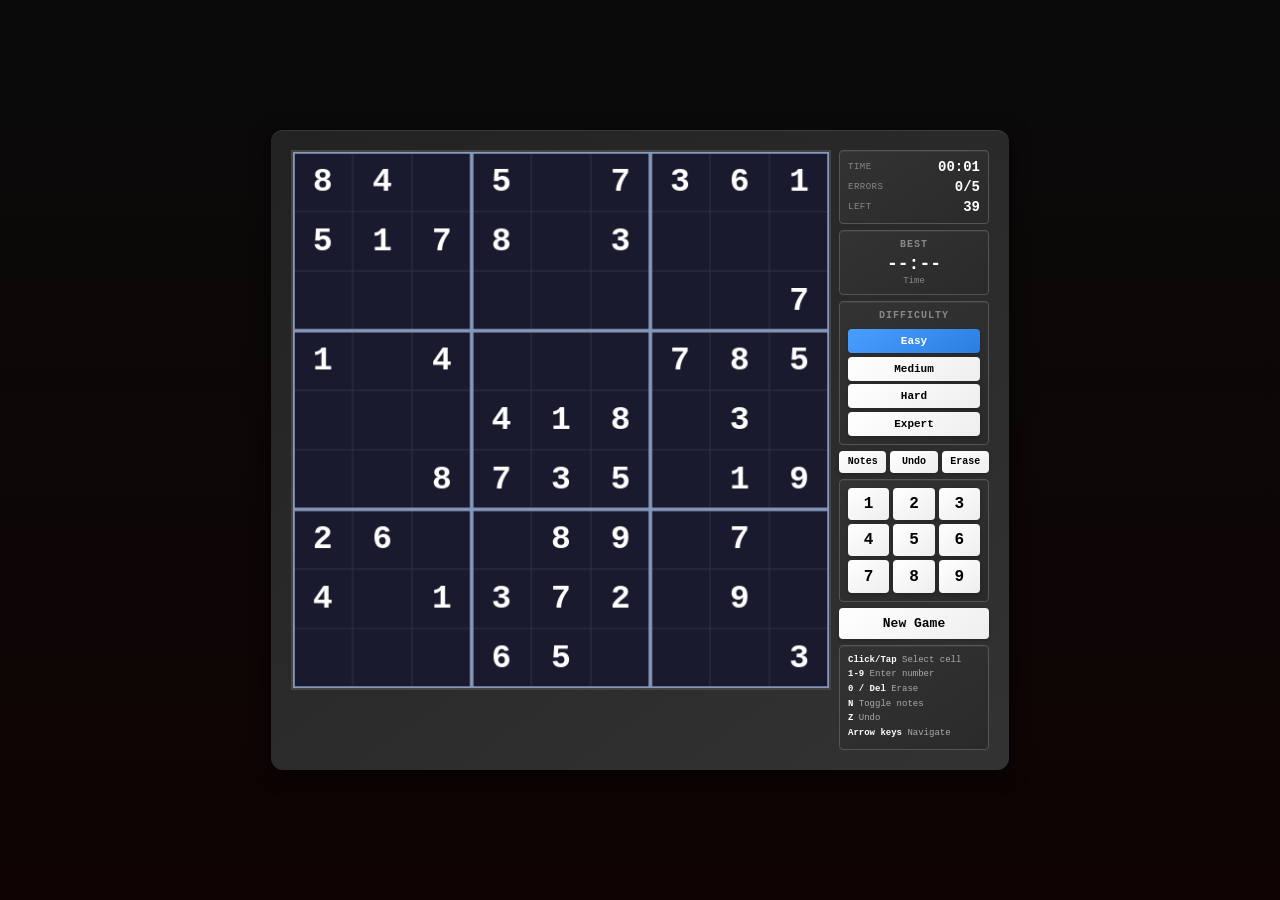
<file: KasperMediaGroupHTMLGames/BastionCore.html>
<!--
    Open Source BastionCore
    Developed by KasperMediaGroup
    Created Date: March 5, 2026
    Last Modified: April 27, 2026
-->
<!DOCTYPE html>
<html lang="en">
<head>
    <meta charset="UTF-8">
    <meta name="viewport" content="width=device-width, initial-scale=1.0, maximum-scale=1.0, user-scalable=no">
    <title>BastionCore</title>
    <style>
        * {
            margin: 0;
            padding: 0;
            box-sizing: border-box;
        }

        body {
            background: linear-gradient(to bottom, #0a0a0a, #0f0303);
            color: #fff;
            font-family: 'Courier New', monospace;
            display: flex;
            justify-content: center;
            align-items: center;
            min-height: 100vh;
            min-height: 100dvh;
            width: 100%;
            overflow: auto;
            -webkit-user-select: none;
            user-select: none;
        }

        .game-container {
            display: flex;
            flex-direction: row;
            gap: clamp(4px, 1.5vw, 8px);
            padding: clamp(8px, 2vw, 20px);
            background: linear-gradient(145deg, #222, #333);
            border-radius: 12px;
            box-shadow: 0 4px 20px rgba(0,0,0,0.6), inset 0 1px 0 rgba(255,255,255,0.1);
            max-width: 95vw;
            max-height: 95vh;
            max-height: 95dvh;
            justify-content: center;
            align-items: stretch;
            margin: clamp(8px, 2vw, 20px);
        }

        .canvas-wrapper {
            position: relative;
            flex-shrink: 0;
        }

        canvas#gameCanvas {
            border: 2px solid #444;
            background: #000;
            display: block;
            touch-action: none;
            cursor: pointer;
        }

        .sidebar {
            display: flex;
            flex-direction: column;
            gap: clamp(3px, 0.8vh, 6px);
            width: clamp(100px, 20vw, 150px);
            align-self: stretch;
            justify-content: flex-start;
            flex-shrink: 0;
        }

        .panel {
            background: linear-gradient(145deg, #333, #2a2a2a);
            padding: clamp(4px, 1vh, 8px);
            border-radius: 4px;
            border: 1px solid #555;
            box-shadow: inset 0 1px 0 rgba(255,255,255,0.05);
            text-align: center;
            flex-shrink: 0;
        }

        .panel h3 {
            font-size: clamp(8px, 1.4vw, 10px);
            text-transform: uppercase;
            margin-bottom: clamp(2px, 0.5vh, 6px);
            color: #888;
            letter-spacing: 1px;
        }

        .panel .value {
            font-size: clamp(13px, 2.5vw, 18px);
            font-weight: bold;
            color: #fff;
        }

        .stats-panel {
            display: flex;
            flex-direction: column;
            gap: clamp(2px, 0.5vh, 4px);
        }

        .stats-panel .stat {
            display: flex;
            justify-content: space-between;
            align-items: center;
            font-size: clamp(9px, 1.6vw, 12px);
            color: #ccc;
        }

        .stats-panel .stat .label {
            color: #888;
            text-transform: uppercase;
            letter-spacing: 0.5px;
            font-size: clamp(7px, 1.2vw, 9px);
        }

        .stats-panel .stat .value {
            font-size: clamp(11px, 2vw, 14px);
            font-weight: bold;
            color: #fff;
            margin: 0;
        }

        .high-sub {
            font-size: clamp(7px, 1.1vw, 9px);
            color: #888;
            margin-top: 2px;
        }

        .btn {
            background: linear-gradient(145deg, #fff, #eee);
            color: #000;
            border: none;
            padding: clamp(5px, 1.2vh, 8px) clamp(10px, 2vw, 16px);
            font-family: inherit;
            font-weight: bold;
            cursor: pointer;
            margin: 0;
            font-size: clamp(10px, 1.8vw, 13px);
            border-radius: 4px;
            transition: all 0.2s ease;
            box-shadow: 0 2px 4px rgba(0,0,0,0.2);
            touch-action: manipulation;
            flex-shrink: 0;
            width: 100%;
        }

        .btn:hover, .btn:active {
            background: linear-gradient(145deg, #ccc, #ddd);
            transform: translateY(-1px);
            box-shadow: 0 4px 8px rgba(0,0,0,0.3);
        }

        .btn.active-diff {
            background: linear-gradient(145deg, #4a9eff, #2a7edf);
            color: #fff;
        }

        .difficulty-group {
            display: flex;
            flex-direction: column;
            gap: clamp(2px, 0.4vh, 4px);
        }

        .difficulty-group .btn {
            font-size: clamp(8px, 1.4vw, 11px);
            padding: clamp(3px, 0.8vh, 6px) clamp(6px, 1vw, 10px);
        }

        .number-pad {
            display: grid;
            grid-template-columns: repeat(3, 1fr);
            gap: clamp(2px, 0.4vw, 4px);
        }

        .number-pad .btn {
            padding: clamp(4px, 0.8vh, 8px) 0;
            font-size: clamp(12px, 2.2vw, 16px);
            text-align: center;
            min-width: 0;
        }

        .number-pad .btn.completed-num {
            background: linear-gradient(145deg, #555, #444);
            color: #777;
            cursor: default;
            box-shadow: none;
        }

        .number-pad .btn.completed-num:hover {
            transform: none;
            box-shadow: none;
        }

        .controls {
            font-size: clamp(7px, 1.2vw, 9px);
            line-height: 1.4;
            color: #aaa;
            text-align: left;
            flex-shrink: 0;
            margin-top: auto;
        }

        .controls div {
            margin-bottom: 2px;
        }

        .controls span {
            color: #fff;
            font-weight: bold;
        }

        .toggle-row {
            display: flex;
            gap: clamp(2px, 0.4vw, 4px);
        }

        .toggle-row .btn {
            flex: 1;
            font-size: clamp(7px, 1.2vw, 10px);
            padding: clamp(3px, 0.6vh, 6px) clamp(2px, 0.4vw, 4px);
        }

        .toggle-row .btn.mode-active {
            background: linear-gradient(145deg, #ffaa00, #dd8800);
            color: #000;
        }

        .overlay {
            position: fixed;
            top: 50%;
            left: 50%;
            transform: translate(-50%, -50%);
            background: linear-gradient(145deg, rgba(0,0,0,0.95), rgba(20,20,20,0.9));
            padding: clamp(15px, 4vw, 25px);
            border: 2px solid #fff;
            border-radius: 8px;
            text-align: center;
            display: none;
            z-index: 10;
            width: clamp(220px, 60vw, 320px);
            max-width: 90vw;
            box-shadow: 0 0 30px rgba(255,255,255,0.1);
            touch-action: manipulation;
        }

        .overlay h2 {
            margin-bottom: clamp(8px, 2vw, 12px);
            font-size: clamp(16px, 4vw, 22px);
            text-shadow: 0 0 5px rgba(255,255,255,0.3);
        }

        .overlay p {
            margin-bottom: clamp(6px, 1.5vw, 10px);
            font-size: clamp(11px, 2vw, 14px);
            color: #ccc;
        }

        /* Portrait mobile */
        @media (max-width: 600px) and (orientation: portrait) {
            .game-container {
                flex-direction: column;
                align-items: center;
                max-width: 98vw;
                max-height: 98vh;
                max-height: 98dvh;
                padding: clamp(4px, 1vw, 8px);
                overflow-y: auto;
            }
            .sidebar {
                flex-direction: column;
                width: 100%;
                gap: clamp(3px, 1vw, 6px);
            }
            .sidebar .stats-panel {
                flex-direction: row;
                gap: clamp(6px, 2vw, 12px);
                justify-content: center;
            }
            .sidebar .stats-panel .stat {
                flex-direction: column;
                align-items: center;
                gap: 1px;
            }
            .number-pad {
                grid-template-columns: repeat(5, 1fr);
            }
            .difficulty-group {
                flex-direction: row;
            }
            .difficulty-group .btn {
                flex: 1;
            }
            .toggle-row {
                justify-content: center;
            }
            .controls {
                display: none;
            }
            .top-bar-mobile {
                display: flex;
                flex-direction: row;
                gap: clamp(3px, 1vw, 6px);
                width: 100%;
                justify-content: center;
                flex-wrap: wrap;
            }
            .top-bar-mobile .panel {
                flex: 1 1 auto;
                min-width: 0;
            }
            .top-bar-mobile .btn {
                flex: 0 1 auto;
                width: auto;
                padding: clamp(5px, 1.5vw, 8px) clamp(8px, 2vw, 14px);
            }
        }

        @media (max-width: 768px) and (orientation: landscape) {
            .controls {
                display: none;
            }
            .game-container {
                max-height: 94vh;
                max-height: 94dvh;
            }
        }

        @media (min-width: 769px) and (min-height: 600px) {
            .controls {
                display: block;
            }
        }

        @media (max-height: 500px) {
            .controls {
                display: none;
            }
        }

        @media (max-width: 360px) {
            .game-container {
                padding: 3px;
                gap: 3px;
                margin: 4px;
            }
        }
    </style>
</head>
<body>
    <div class="game-container" id="gameContainer">
        <div class="canvas-wrapper" id="canvasWrapper">
            <canvas id="gameCanvas"></canvas>
        </div>

        <div class="sidebar" id="sidebar">
            <div class="panel stats-panel" id="statsPanel">
                <div class="stat">
                    <span class="label">Time</span>
                    <span class="value" id="timer">00:00</span>
                </div>
                <div class="stat">
                    <span class="label">Errors</span>
                    <span class="value" id="errors">0/3</span>
                </div>
                <div class="stat">
                    <span class="label">Left</span>
                    <span class="value" id="remaining">0</span>
                </div>
            </div>

            <div class="panel">
                <h3>Best</h3>
                <div class="value" id="bestTime">--:--</div>
                <div class="high-sub" id="bestDiffLabel">Time</div>
            </div>

            <div class="panel difficulty-group">
                <h3>Difficulty</h3>
                <button class="btn active-diff" id="diffEasy" onclick="game.newGame('easy')">Easy</button>
                <button class="btn" id="diffMedium" onclick="game.newGame('medium')">Medium</button>
                <button class="btn" id="diffHard" onclick="game.newGame('hard')">Hard</button>
                <button class="btn" id="diffExpert" onclick="game.newGame('expert')">Expert</button>
            </div>

            <div class="toggle-row">
                <button class="btn" id="notesBtn" onclick="game.toggleNotes()">Notes</button>
                <button class="btn" id="undoBtn" onclick="game.undo()">Undo</button>
                <button class="btn" id="eraseBtn" onclick="game.eraseCell()">Erase</button>
            </div>

            <div class="panel number-pad" id="numberPad">
                <button class="btn" onclick="game.inputNumber(1)">1</button>
                <button class="btn" onclick="game.inputNumber(2)">2</button>
                <button class="btn" onclick="game.inputNumber(3)">3</button>
                <button class="btn" onclick="game.inputNumber(4)">4</button>
                <button class="btn" onclick="game.inputNumber(5)">5</button>
                <button class="btn" onclick="game.inputNumber(6)">6</button>
                <button class="btn" onclick="game.inputNumber(7)">7</button>
                <button class="btn" onclick="game.inputNumber(8)">8</button>
                <button class="btn" onclick="game.inputNumber(9)">9</button>
            </div>

            <button class="btn" onclick="game.newGame()" id="newGameBtn">New Game</button>

            <div class="panel controls-panel controls">
                <div><span>Click/Tap</span> Select cell</div>
                <div><span>1-9</span> Enter number</div>
                <div><span>0 / Del</span> Erase</div>
                <div><span>N</span> Toggle notes</div>
                <div><span>Z</span> Undo</div>
                <div><span>Arrow keys</span> Navigate</div>
            </div>
        </div>
    </div>

    <div class="overlay" id="winOverlay">
        <h2>PUZZLE COMPLETE</h2>
        <p>Time: <span id="winTime" style="color:#fff;font-weight:bold;">00:00</span></p>
        <p>Errors: <span id="winErrors" style="color:#fff;font-weight:bold;">0</span></p>
        <p>Difficulty: <span id="winDiff" style="color:#fff;font-weight:bold;">Easy</span></p>
        <button class="btn" onclick="game.newGame()" style="margin-top:8px;">New Game</button>
    </div>

    <div class="overlay" id="loseOverlay">
        <h2>GAME OVER</h2>
        <p>Too many errors!</p>
        <button class="btn" onclick="game.newGame()" style="margin-top:8px;">Try Again</button>
    </div>

    <script>
        // --- Canvas & Layout ---
        const canvas = document.getElementById('gameCanvas');
        const ctx = canvas.getContext('2d');

        const GRID = 9;
        const BOX = 3;
        let CELL_SIZE = 40;
        let canvasDisplaySize = 360;

        function isPortrait() {
            return window.innerHeight > window.innerWidth && window.innerWidth <= 600;
        }

        function calculateLayout() {
            const vw = window.innerWidth;
            const vh = window.innerHeight;
            const dpr = window.devicePixelRatio || 1;

            if (isPortrait()) {
                const availH = vh * 0.48;
                const availW = vw * 0.94;
                canvasDisplaySize = Math.floor(Math.min(availH, availW));
            } else {
                const sidebarEst = Math.min(160, vw * 0.2);
                const availH = vh * 0.88;
                const availW = vw * 0.88 - sidebarEst - 60;
                canvasDisplaySize = Math.floor(Math.min(availH, availW));
            }

            canvasDisplaySize = Math.max(canvasDisplaySize, 180);
            canvasDisplaySize = Math.min(canvasDisplaySize, 540);

            CELL_SIZE = canvasDisplaySize / GRID;

            const internalSize = Math.floor(canvasDisplaySize * dpr);
            canvas.width = internalSize;
            canvas.height = internalSize;
            canvas.style.width = canvasDisplaySize + 'px';
            canvas.style.height = canvasDisplaySize + 'px';

            ctx.setTransform(dpr, 0, 0, dpr, 0, 0);
        }

        let resizeTimeout;
        function onResize() {
            clearTimeout(resizeTimeout);
            resizeTimeout = setTimeout(() => {
                calculateLayout();
                if (typeof game !== 'undefined' && game) game.draw();
            }, 100);
        }

        window.addEventListener('resize', onResize);
        window.addEventListener('orientationchange', () => setTimeout(onResize, 200));
        calculateLayout();

        // --- Sudoku Generator ---
        class SudokuGenerator {
            static generate(clueCount) {
                const board = SudokuGenerator.createFullBoard();
                const puzzle = board.map(r => [...r]);
                const solution = board.map(r => [...r]);

                let cellsToRemove = 81 - clueCount;
                const positions = [];
                for (let r = 0; r < 9; r++) {
                    for (let c = 0; c < 9; c++) {
                        positions.push([r, c]);
                    }
                }
                SudokuGenerator.shuffle(positions);

                for (const [r, c] of positions) {
                    if (cellsToRemove <= 0) break;
                    const backup = puzzle[r][c];
                    puzzle[r][c] = 0;

                    const copy = puzzle.map(row => [...row]);
                    let solutions = 0;
                    SudokuGenerator.countSolutions(copy, () => { solutions++; }, 2);

                    if (solutions !== 1) {
                        puzzle[r][c] = backup;
                    } else {
                        cellsToRemove--;
                    }
                }

                return { puzzle, solution };
            }

            static createFullBoard() {
                const board = Array.from({ length: 9 }, () => Array(9).fill(0));
                SudokuGenerator.fillBoard(board);
                return board;
            }

            static fillBoard(board) {
                const empty = SudokuGenerator.findEmpty(board);
                if (!empty) return true;
                const [row, col] = empty;
                const nums = [1,2,3,4,5,6,7,8,9];
                SudokuGenerator.shuffle(nums);
                for (const num of nums) {
                    if (SudokuGenerator.isValid(board, row, col, num)) {
                        board[row][col] = num;
                        if (SudokuGenerator.fillBoard(board)) return true;
                        board[row][col] = 0;
                    }
                }
                return false;
            }

            static countSolutions(board, onSolution, limit) {
                const empty = SudokuGenerator.findEmpty(board);
                if (!empty) { onSolution(); return; }
                const [row, col] = empty;
                for (let num = 1; num <= 9; num++) {
                    if (SudokuGenerator.isValid(board, row, col, num)) {
                        board[row][col] = num;
                        SudokuGenerator.countSolutions(board, onSolution, limit);
                        board[row][col] = 0;
                    }
                }
            }

            static findEmpty(board) {
                for (let r = 0; r < 9; r++)
                    for (let c = 0; c < 9; c++)
                        if (board[r][c] === 0) return [r, c];
                return null;
            }

            static isValid(board, row, col, num) {
                for (let c = 0; c < 9; c++)
                    if (board[row][c] === num) return false;
                for (let r = 0; r < 9; r++)
                    if (board[r][col] === num) return false;
                const br = Math.floor(row / 3) * 3;
                const bc = Math.floor(col / 3) * 3;
                for (let r = br; r < br + 3; r++)
                    for (let c = bc; c < bc + 3; c++)
                        if (board[r][c] === num) return false;
                return true;
            }

            static shuffle(arr) {
                for (let i = arr.length - 1; i > 0; i--) {
                    const j = Math.floor(Math.random() * (i + 1));
                    [arr[i], arr[j]] = [arr[j], arr[i]];
                }
            }
        }

        // --- NumberGrid Game ---
        class NumberGrid {
            constructor() {
                this.difficulty = 'easy';
                this.diffSettings = {
                    easy:   { clues: 42, maxErrors: 5 },
                    medium: { clues: 34, maxErrors: 4 },
                    hard:   { clues: 28, maxErrors: 3 },
                    expert: { clues: 23, maxErrors: 3 }
                };

                this.puzzle = [];
                this.solution = [];
                this.board = [];
                this.notes = [];
                this.given = [];

                this.selectedRow = -1;
                this.selectedCol = -1;
                this.notesMode = false;
                this.errors = 0;
                this.maxErrors = 3;
                this.gameActive = false;
                this.gameWon = false;

                this.timer = 0;
                this.timerInterval = null;
                this.undoStack = [];

                this.errorCells = [];
                this.errorFlashTimer = 0;

                this.init();
            }

            init() {
                this.bindControls();
                this.newGame('easy');
            }

            newGame(diff) {
                if (diff) this.difficulty = diff;
                this.updateDiffButtons();

                const settings = this.diffSettings[this.difficulty];
                const generated = SudokuGenerator.generate(settings.clues);

                this.puzzle = generated.puzzle.map(r => [...r]);
                this.solution = generated.solution.map(r => [...r]);
                this.board = generated.puzzle.map(r => [...r]);
                this.notes = Array.from({ length: 9 }, () =>
                    Array.from({ length: 9 }, () => new Set())
                );
                this.given = generated.puzzle.map(r => r.map(v => v !== 0));

                this.selectedRow = -1;
                this.selectedCol = -1;
                this.notesMode = false;
                this.errors = 0;
                this.maxErrors = settings.maxErrors;
                this.gameActive = true;
                this.gameWon = false;
                this.undoStack = [];
                this.errorCells = [];

                document.getElementById('notesBtn').classList.remove('mode-active');
                document.getElementById('winOverlay').style.display = 'none';
                document.getElementById('loseOverlay').style.display = 'none';

                this.startTimer();
                this.updateUI();
                this.updateNumberPad();
                this.loadBestTime();
                this.draw();
            }

            startTimer() {
                if (this.timerInterval) clearInterval(this.timerInterval);
                this.timer = 0;
                this.timerInterval = setInterval(() => {
                    if (this.gameActive) {
                        this.timer++;
                        document.getElementById('timer').textContent = this.formatTime(this.timer);
                    }
                }, 1000);
            }

            formatTime(s) {
                const m = Math.floor(s / 60);
                const sec = s % 60;
                return String(m).padStart(2, '0') + ':' + String(sec).padStart(2, '0');
            }

            updateDiffButtons() {
                ['Easy','Medium','Hard','Expert'].forEach(d => {
                    const btn = document.getElementById('diff' + d);
                    btn.classList.toggle('active-diff', d.toLowerCase() === this.difficulty);
                });
            }

            selectCell(row, col) {
                if (!this.gameActive) return;
                this.selectedRow = row;
                this.selectedCol = col;
                this.draw();
            }

            inputNumber(num) {
                if (!this.gameActive) return;
                if (this.selectedRow < 0 || this.selectedCol < 0) return;
                const r = this.selectedRow;
                const c = this.selectedCol;
                if (this.given[r][c]) return;

                if (this.notesMode) {
                    this.pushUndo(r, c);
                    if (this.board[r][c] !== 0) {
                        this.board[r][c] = 0;
                    }
                    if (this.notes[r][c].has(num)) {
                        this.notes[r][c].delete(num);
                    } else {
                        this.notes[r][c].add(num);
                    }
                } else {
                    if (this.board[r][c] === num) return;
                    this.pushUndo(r, c);
                    this.notes[r][c].clear();

                    if (num === this.solution[r][c]) {
                        this.board[r][c] = num;
                        this.clearRelatedNotes(r, c, num);
                        this.checkWin();
                    } else {
                        this.board[r][c] = num;
                        this.errors++;
                        this.errorCells.push({ r, c, time: Date.now() });
                        if (this.errors >= this.maxErrors) {
                            this.endGame(false);
                        }
                    }
                }

                this.updateUI();
                this.updateNumberPad();
                this.draw();
            }

            clearRelatedNotes(row, col, num) {
                for (let i = 0; i < 9; i++) {
                    this.notes[row][i].delete(num);
                    this.notes[i][col].delete(num);
                }
                const br = Math.floor(row / 3) * 3;
                const bc = Math.floor(col / 3) * 3;
                for (let r = br; r < br + 3; r++)
                    for (let c = bc; c < bc + 3; c++)
                        this.notes[r][c].delete(num);
            }

            eraseCell() {
                if (!this.gameActive) return;
                if (this.selectedRow < 0 || this.selectedCol < 0) return;
                const r = this.selectedRow;
                const c = this.selectedCol;
                if (this.given[r][c]) return;

                if (this.board[r][c] !== 0 || this.notes[r][c].size > 0) {
                    this.pushUndo(r, c);
                    this.board[r][c] = 0;
                    this.notes[r][c].clear();
                    this.updateUI();
                    this.updateNumberPad();
                    this.draw();
                }
            }

            toggleNotes() {
                this.notesMode = !this.notesMode;
                document.getElementById('notesBtn').classList.toggle('mode-active', this.notesMode);
            }

            pushUndo(r, c) {
                this.undoStack.push({
                    r, c,
                    value: this.board[r][c],
                    notes: new Set(this.notes[r][c]),
                    errors: this.errors
                });
                if (this.undoStack.length > 100) this.undoStack.shift();
            }

            undo() {
                if (!this.gameActive || this.undoStack.length === 0) return;
                const state = this.undoStack.pop();
                this.board[state.r][state.c] = state.value;
                this.notes[state.r][state.c] = new Set(state.notes);
                this.errors = state.errors;
                this.selectedRow = state.r;
                this.selectedCol = state.c;
                this.updateUI();
                this.updateNumberPad();
                this.draw();
            }

            getNumberCount(num) {
                let count = 0;
                for (let r = 0; r < 9; r++)
                    for (let c = 0; c < 9; c++)
                        if (this.board[r][c] === num && this.board[r][c] === this.solution[r][c])
                            count++;
                return count;
            }

            updateNumberPad() {
                const buttons = document.querySelectorAll('#numberPad .btn');
                buttons.forEach((btn, i) => {
                    const num = i + 1;
                    const count = this.getNumberCount(num);
                    if (count >= 9) {
                        btn.classList.add('completed-num');
                    } else {
                        btn.classList.remove('completed-num');
                    }
                });
            }

            getRemainingCount() {
                let count = 0;
                for (let r = 0; r < 9; r++)
                    for (let c = 0; c < 9; c++)
                        if (this.board[r][c] === 0 || this.board[r][c] !== this.solution[r][c])
                            count++;
                return count;
            }

            checkWin() {
                for (let r = 0; r < 9; r++)
                    for (let c = 0; c < 9; c++)
                        if (this.board[r][c] !== this.solution[r][c]) return;
                this.endGame(true);
            }

            endGame(won) {
                this.gameActive = false;
                this.gameWon = won;
                if (this.timerInterval) clearInterval(this.timerInterval);

                if (won) {
                    this.saveBestTime();
                    document.getElementById('winTime').textContent = this.formatTime(this.timer);
                    document.getElementById('winErrors').textContent = this.errors;
                    document.getElementById('winDiff').textContent =
                        this.difficulty.charAt(0).toUpperCase() + this.difficulty.slice(1);
                    document.getElementById('winOverlay').style.display = 'block';
                } else {
                    // Reveal solution on loss
                    for (let r = 0; r < 9; r++)
                        for (let c = 0; c < 9; c++)
                            if (!this.given[r][c]) this.board[r][c] = this.solution[r][c];
                    document.getElementById('loseOverlay').style.display = 'block';
                    this.draw();
                }
            }

            saveBestTime() {
                try {
                    const key = 'numbergrid_best_' + this.difficulty;
                    const current = parseInt(localStorage.getItem(key)) || Infinity;
                    if (this.timer < current) {
                        localStorage.setItem(key, this.timer);
                    }
                    this.loadBestTime();
                } catch (e) {}
            }

            loadBestTime() {
                try {
                    const key = 'numbergrid_best_' + this.difficulty;
                    const val = parseInt(localStorage.getItem(key));
                    if (val && !isNaN(val)) {
                        document.getElementById('bestTime').textContent = this.formatTime(val);
                    } else {
                        document.getElementById('bestTime').textContent = '--:--';
                    }
                } catch (e) {
                    document.getElementById('bestTime').textContent = '--:--';
                }
            }

            updateUI() {
                document.getElementById('errors').textContent = this.errors + '/' + this.maxErrors;
                document.getElementById('remaining').textContent = this.getRemainingCount();
            }

            isConflict(r, c) {
                const val = this.board[r][c];
                if (val === 0) return false;
                if (val === this.solution[r][c]) return false;
                return true;
            }

            isSameNumber(r, c) {
                if (this.selectedRow < 0) return false;
                const selVal = this.board[this.selectedRow][this.selectedCol];
                if (selVal === 0) return false;
                return this.board[r][c] === selVal;
            }

            isRelatedCell(r, c) {
                if (this.selectedRow < 0) return false;
                const sr = this.selectedRow;
                const sc = this.selectedCol;
                if (r === sr) return true;
                if (c === sc) return true;
                if (Math.floor(r / 3) === Math.floor(sr / 3) &&
                    Math.floor(c / 3) === Math.floor(sc / 3)) return true;
                return false;
            }

            draw() {
                const cs = CELL_SIZE;
                const gridPx = cs * 9;
                const now = Date.now();

                // Clear error flash entries older than 600ms
                this.errorCells = this.errorCells.filter(e => now - e.time < 600);

                ctx.fillStyle = '#1a1a2e';
                ctx.fillRect(0, 0, gridPx, gridPx);

                // Draw cell backgrounds
                for (let r = 0; r < 9; r++) {
                    for (let c = 0; c < 9; c++) {
                        const x = c * cs;
                        const y = r * cs;
                        let bg = '#1a1a2e';

                        // Highlight related cells
                        if (this.isRelatedCell(r, c)) {
                            bg = '#252545';
                        }

                        // Highlight same number
                        if (this.isSameNumber(r, c)) {
                            bg = '#2a2a5a';
                        }

                        // Selected cell
                        if (r === this.selectedRow && c === this.selectedCol) {
                            bg = '#3a3a7a';
                        }

                        // Conflict / error highlight
                        if (this.isConflict(r, c)) {
                            bg = '#5a1a1a';
                        }

                        // Error flash
                        const flashEntry = this.errorCells.find(e => e.r === r && e.c === c);
                        if (flashEntry) {
                            const elapsed = now - flashEntry.time;
                            const alpha = Math.max(0, 1 - elapsed / 600);
                            bg = '#5a1a1a';
                            ctx.fillStyle = bg;
                            ctx.fillRect(x, y, cs, cs);
                            ctx.fillStyle = `rgba(255, 50, 50, ${alpha * 0.4})`;
                            ctx.fillRect(x, y, cs, cs);
                            continue;
                        }

                        ctx.fillStyle = bg;
                        ctx.fillRect(x, y, cs, cs);
                    }
                }

                // Draw thin grid lines
                ctx.strokeStyle = '#334';
                ctx.lineWidth = 1;
                for (let i = 0; i <= 9; i++) {
                    ctx.beginPath();
                    ctx.moveTo(i * cs, 0);
                    ctx.lineTo(i * cs, gridPx);
                    ctx.stroke();
                    ctx.beginPath();
                    ctx.moveTo(0, i * cs);
                    ctx.lineTo(gridPx, i * cs);
                    ctx.stroke();
                }

                // Draw thick box lines
                ctx.strokeStyle = '#8899bb';
                ctx.lineWidth = Math.max(2, cs * 0.06);
                for (let i = 0; i <= 3; i++) {
                    ctx.beginPath();
                    ctx.moveTo(i * 3 * cs, 0);
                    ctx.lineTo(i * 3 * cs, gridPx);
                    ctx.stroke();
                    ctx.beginPath();
                    ctx.moveTo(0, i * 3 * cs);
                    ctx.lineTo(gridPx, i * 3 * cs);
                    ctx.stroke();
                }

                // Draw numbers and notes
                for (let r = 0; r < 9; r++) {
                    for (let c = 0; c < 9; c++) {
                        const x = c * cs;
                        const y = r * cs;
                        const val = this.board[r][c];

                        if (val !== 0) {
                            const isGiven = this.given[r][c];
                            const isError = this.isConflict(r, c);

                            if (isGiven) {
                                ctx.fillStyle = '#ffffff';
                            } else if (isError) {
                                ctx.fillStyle = '#ff4444';
                            } else {
                                ctx.fillStyle = '#4a9eff';
                            }

                            ctx.font = `bold ${Math.floor(cs * 0.55)}px 'Courier New', monospace`;
                            ctx.textAlign = 'center';
                            ctx.textBaseline = 'middle';
                            ctx.fillText(val, x + cs / 2, y + cs / 2 + 1);
                        } else if (this.notes[r][c].size > 0) {
                            const noteSize = cs / 3;
                            ctx.font = `${Math.floor(noteSize * 0.7)}px 'Courier New', monospace`;
                            ctx.fillStyle = '#667799';
                            ctx.textAlign = 'center';
                            ctx.textBaseline = 'middle';

                            for (const n of this.notes[r][c]) {
                                const nr = Math.floor((n - 1) / 3);
                                const nc = (n - 1) % 3;
                                const nx = x + nc * noteSize + noteSize / 2;
                                const ny = y + nr * noteSize + noteSize / 2;
                                ctx.fillText(n, nx, ny);
                            }
                        }
                    }
                }

                // Redraw if error flashes are active
                if (this.errorCells.length > 0) {
                    requestAnimationFrame(() => this.draw());
                }
            }

            getCellFromPixel(px, py) {
                const rect = canvas.getBoundingClientRect();
                const scaleX = canvasDisplaySize / rect.width;
                const scaleY = canvasDisplaySize / rect.height;
                const x = (px - rect.left) * scaleX;
                const y = (py - rect.top) * scaleY;
                const col = Math.floor(x / CELL_SIZE);
                const row = Math.floor(y / CELL_SIZE);
                if (row >= 0 && row < 9 && col >= 0 && col < 9) return { row, col };
                return null;
            }

            moveSelection(dr, dc) {
                if (!this.gameActive) return;
                let r = this.selectedRow;
                let c = this.selectedCol;
                if (r < 0) { r = 0; c = 0; }
                else {
                    r = Math.max(0, Math.min(8, r + dr));
                    c = Math.max(0, Math.min(8, c + dc));
                }
                this.selectCell(r, c);
            }

            bindControls() {
                // Click/tap on canvas
                canvas.addEventListener('click', (e) => {
                    const cell = this.getCellFromPixel(e.clientX, e.clientY);
                    if (cell) this.selectCell(cell.row, cell.col);
                });

                canvas.addEventListener('touchstart', (e) => {
                    e.preventDefault();
                    const touch = e.touches[0];
                    const cell = this.getCellFromPixel(touch.clientX, touch.clientY);
                    if (cell) this.selectCell(cell.row, cell.col);
                }, { passive: false });

                // Keyboard
                document.addEventListener('keydown', (e) => {
                    if (!this.gameActive) return;

                    if (e.key >= '1' && e.key <= '9') {
                        e.preventDefault();
                        this.inputNumber(parseInt(e.key));
                        return;
                    }

                    switch (e.key) {
                        case '0':
                        case 'Delete':
                        case 'Backspace':
                            e.preventDefault();
                            this.eraseCell();
                            break;
                        case 'n': case 'N':
                            e.preventDefault();
                            this.toggleNotes();
                            break;
                        case 'z': case 'Z':
                            e.preventDefault();
                            this.undo();
                            break;
                        case 'ArrowUp':
                            e.preventDefault();
                            this.moveSelection(-1, 0);
                            break;
                        case 'ArrowDown':
                            e.preventDefault();
                            this.moveSelection(1, 0);
                            break;
                        case 'ArrowLeft':
                            e.preventDefault();
                            this.moveSelection(0, -1);
                            break;
                        case 'ArrowRight':
                            e.preventDefault();
                            this.moveSelection(0, 1);
                            break;
                    }
                });
            }
        }

        const game = new NumberGrid();
    </script>
</body>
</html>
</file>
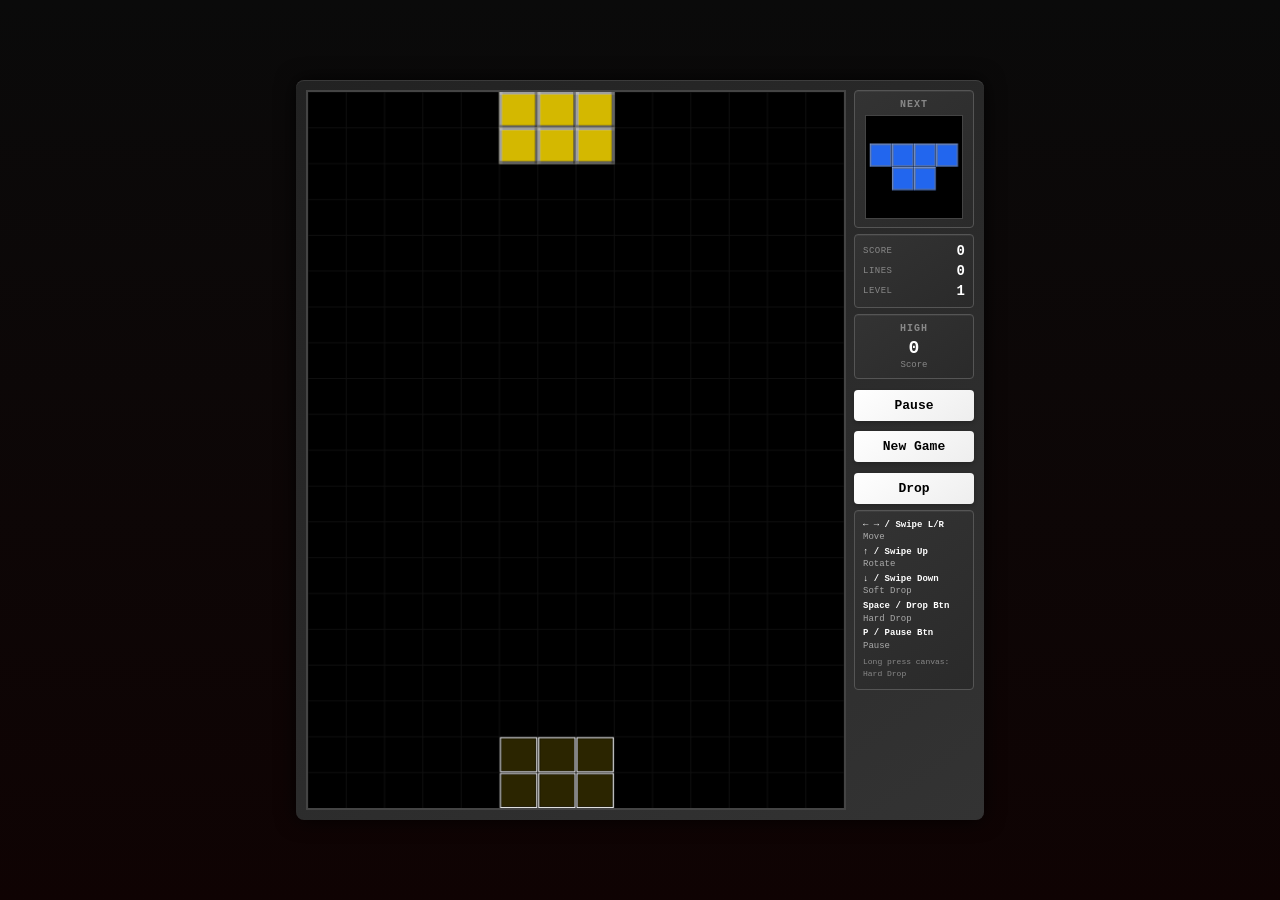
<file: KasperMediaGroupHTMLGames/BastionDescent.html>
<!--
    Open Source BastionDescent
    Developed by KasperMediaGroup
    Created Date: February 25, 2026
    Last Modified: April 27, 2026
-->
<!DOCTYPE html>
<html lang="en">
<head>
    <meta charset="UTF-8">
    <meta name="viewport" content="width=device-width, initial-scale=1.0, maximum-scale=1.0, user-scalable=no">
    <title>BastionDescent</title>
    <style>
        * {
            margin: 0;
            padding: 0;
            box-sizing: border-box;
        }

        body {
            background: linear-gradient(to bottom, #0a0a0a, #0f0303);
            color: #fff;
            font-family: 'Courier New', monospace;
            display: flex;
            justify-content: center;
            align-items: center;
            min-height: 100vh;
            min-height: 100dvh;
            width: 100%;
            overflow: auto;
        }

        .game-container {
            display: flex;
            flex-direction: row;
            gap: clamp(4px, 1.5vw, 8px);
            padding: clamp(6px, 1.5vw, 10px);
            background: linear-gradient(145deg, #222, #333);
            border-radius: 8px;
            box-shadow: 0 0 20px rgba(0,0,0,0.8), inset 0 1px 0 rgba(255,255,255,0.1);
            max-width: 95vw;
            max-height: 95vh;
            max-height: 95dvh;
            justify-content: center;
            align-items: flex-start;
        }

        .canvas-wrapper {
            position: relative;
            flex-shrink: 0;
        }

        canvas#gameCanvas {
            border: 2px solid #444;
            background: #000;
            display: block;
            touch-action: none;
        }

        .sidebar {
            display: flex;
            flex-direction: column;
            gap: clamp(3px, 0.8vh, 6px);
            width: clamp(80px, 18vw, 120px);
            align-self: flex-start;
            flex-shrink: 0;
        }

        .panel {
            background: linear-gradient(145deg, #333, #2a2a2a);
            padding: clamp(4px, 1vh, 8px);
            border-radius: 4px;
            border: 1px solid #555;
            box-shadow: inset 0 1px 0 rgba(255,255,255,0.05);
            text-align: center;
        }

        .panel h3 {
            font-size: clamp(8px, 1.4vw, 10px);
            text-transform: uppercase;
            margin-bottom: clamp(2px, 0.5vh, 6px);
            color: #888;
            letter-spacing: 1px;
        }

        .panel .value {
            font-size: clamp(13px, 2.5vw, 18px);
            font-weight: bold;
            color: #fff;
        }

        .next-canvas-panel {
            overflow: hidden;
            max-width: 100%;
        }

        .next-canvas {
            background: #000;
            border: 1px solid #444;
            margin: 0 auto;
            display: block;
            max-width: calc(100% - 4px);
            height: auto;
        }

        .controls {
            font-size: clamp(7px, 1.2vw, 9px);
            line-height: 1.4;
            color: #aaa;
            text-align: left;
        }

        .controls div {
            margin-bottom: 2px;
        }

        .controls span {
            color: #fff;
            font-weight: bold;
        }

        .game-over, .paused {
            position: fixed;
            top: 50%;
            left: 50%;
            transform: translate(-50%, -50%);
            background: linear-gradient(145deg, rgba(0,0,0,0.95), rgba(20,20,20,0.9));
            padding: clamp(15px, 4vw, 25px);
            border: 2px solid #fff;
            border-radius: 8px;
            text-align: center;
            display: none;
            z-index: 10;
            width: clamp(220px, 60vw, 300px);
            max-width: 90vw;
            box-shadow: 0 0 30px rgba(255,255,255,0.1);
            touch-action: manipulation;
        }

        .game-over h2, .paused h2 {
            margin-bottom: clamp(8px, 2vw, 12px);
            font-size: clamp(16px, 4vw, 22px);
            text-shadow: 0 0 5px rgba(255,255,255,0.3);
        }

        .btn {
            background: linear-gradient(145deg, #fff, #eee);
            color: #000;
            border: none;
            padding: clamp(5px, 1.2vh, 8px) clamp(10px, 2vw, 16px);
            font-family: inherit;
            font-weight: bold;
            cursor: pointer;
            margin-top: clamp(3px, 0.5vh, 6px);
            font-size: clamp(10px, 1.8vw, 13px);
            border-radius: 4px;
            transition: all 0.2s ease;
            box-shadow: 0 2px 4px rgba(0,0,0,0.2);
            touch-action: manipulation;
            width: 100%;
        }

        .btn:hover, .btn:active {
            background: linear-gradient(145deg, #ccc, #ddd);
            transform: translateY(-1px);
            box-shadow: 0 4px 8px rgba(0,0,0,0.3);
        }

        .controls-panel h3 {
            display: none;
        }

        .stats-panel {
            display: flex;
            flex-direction: column;
            gap: clamp(2px, 0.5vh, 4px);
        }

        .stats-panel .stat {
            display: flex;
            justify-content: space-between;
            align-items: center;
            font-size: clamp(9px, 1.6vw, 12px);
            color: #ccc;
        }

        .stats-panel .stat .label {
            color: #888;
            text-transform: uppercase;
            letter-spacing: 0.5px;
            font-size: clamp(7px, 1.2vw, 9px);
        }

        .stats-panel .stat .value {
            font-size: clamp(11px, 2vw, 14px);
            font-weight: bold;
            color: #fff;
            margin: 0;
        }

        .high-sub {
            font-size: clamp(7px, 1.1vw, 9px);
            color: #888;
            margin-top: 2px;
        }

        @media (min-width: 769px) and (min-height: 600px) {
            .controls {
                display: block;
            }
        }

        @media (max-width: 768px) and (orientation: landscape) {
            .game-container {
                max-height: 92vh;
                max-height: 92dvh;
            }
            .controls {
                display: none;
            }
        }

        @media (max-width: 480px) and (orientation: portrait) {
            .game-container {
                flex-direction: column;
                align-items: center;
                max-width: 98vw;
                max-height: 96vh;
                max-height: 96dvh;
                padding: clamp(4px, 1vw, 8px);
                overflow-y: auto;
            }
            .sidebar {
                flex-direction: row;
                flex-wrap: wrap;
                width: 100%;
                gap: clamp(3px, 1vw, 6px);
                justify-content: center;
                align-items: stretch;
            }
            .sidebar .panel {
                flex: 1 1 auto;
                min-width: 0;
            }
            .sidebar .stats-panel {
                flex-direction: row;
                gap: clamp(6px, 2vw, 12px);
                justify-content: center;
            }
            .sidebar .stats-panel .stat {
                flex-direction: column;
                align-items: center;
                gap: 1px;
            }
            .sidebar .btn {
                flex: 0 1 auto;
                width: auto;
                padding: clamp(5px, 1.5vw, 8px) clamp(8px, 2vw, 14px);
            }
            .controls {
                display: none;
            }
            .next-canvas-panel {
                order: -1;
                flex: 0 0 auto;
                max-width: 100px;
            }
        }

        @media (min-width: 481px) and (max-width: 768px) and (orientation: portrait) {
            .game-container {
                flex-direction: column;
                align-items: center;
                max-height: 96vh;
                max-height: 96dvh;
                overflow-y: auto;
            }
            .sidebar {
                flex-direction: row;
                flex-wrap: wrap;
                width: 100%;
                gap: 6px;
                justify-content: center;
            }
            .sidebar .panel {
                flex: 1 1 auto;
            }
            .sidebar .btn {
                flex: 0 1 auto;
                width: auto;
            }
            .sidebar .stats-panel {
                flex-direction: row;
                gap: 10px;
            }
            .sidebar .stats-panel .stat {
                flex-direction: column;
                align-items: center;
            }
            .controls {
                display: none;
            }
        }

        @media (max-width: 360px) {
            .game-container {
                padding: 3px;
                gap: 3px;
            }
        }

        @media (max-height: 500px) {
            .controls {
                display: none;
            }
            .game-container {
                max-height: 96vh;
                max-height: 96dvh;
            }
        }
    </style>
</head>
<body>
    <div class="game-container" id="gameContainer">
        <div class="canvas-wrapper" id="canvasWrapper">
            <canvas id="gameCanvas" width="336" height="480"></canvas>
        </div>

        <div class="sidebar" id="sidebar">
            <div class="panel next-canvas-panel">
                <h3>Next</h3>
                <canvas id="nextCanvas" class="next-canvas" width="100" height="100"></canvas>
            </div>

            <div class="panel stats-panel" id="statsPanel">
                <div class="stat">
                    <span class="label">Score</span>
                    <span class="value" id="score">0</span>
                </div>
                <div class="stat">
                    <span class="label">Lines</span>
                    <span class="value" id="lines">0</span>
                </div>
                <div class="stat">
                    <span class="label">Level</span>
                    <span class="value" id="level">1</span>
                </div>
            </div>

            <div class="panel">
                <h3>High</h3>
                <div class="value" id="highScore">0</div>
                <div class="high-sub">Score</div>
            </div>

            <button class="btn" onclick="game.togglePause()" id="pauseBtn">Pause</button>
            <button class="btn" onclick="game.reset()">New Game</button>
            <button class="btn" onclick="game.hardDrop()" id="hardDropBtn">Drop</button>

            <div class="panel controls-panel controls">
                <h3>Controls</h3>
                <div><span>← → / Swipe L/R</span> Move</div>
                <div><span>↑ / Swipe Up</span> Rotate</div>
                <div><span>↓ / Swipe Down</span> Soft Drop</div>
                <div><span>Space / Drop Btn</span> Hard Drop</div>
                <div><span>P / Pause Btn</span> Pause</div>
                <div style="font-size: 8px; color: #888; margin-top: 4px;">Long press canvas: Hard Drop</div>
            </div>
        </div>
    </div>

    <div class="game-over" id="gameOver">
        <h2>GAME OVER</h2>
        <div style="margin-bottom: 15px; font-size: 16px;">Final Score: <span id="finalScore" style="color: #fff; font-weight: bold;">0</span></div>
        <button class="btn" onclick="game.reset()">Play Again</button>
    </div>

    <div class="paused" id="paused">
        <h2>PAUSED</h2>
        <button class="btn" onclick="game.togglePause()">Resume</button>
    </div>

    <script>
        const canvas = document.getElementById('gameCanvas');
        const ctx = canvas.getContext('2d');
        const nextCanvas = document.getElementById('nextCanvas');
        const nextCtx = nextCanvas.getContext('2d');

        const COLS = 14;
        const ROWS = 20;
        const BASE_BLOCK_SIZE = 24;
        const BASE_NEXT_BLOCK_SIZE = 14;

        let BLOCK_SIZE = BASE_BLOCK_SIZE;
        let NEXT_BLOCK_SIZE = BASE_NEXT_BLOCK_SIZE;
        let scaleFactor = 1;

        function isPortrait() {
            return window.innerHeight > window.innerWidth && window.innerWidth <= 768;
        }

        function calculateLayout() {
            const vw = window.innerWidth;
            const vh = window.innerHeight;
            const dpr = window.devicePixelRatio || 1;
            const aspectRatio = COLS / ROWS;

            let availableHeight, availableWidth, canvasDisplayHeight, canvasDisplayWidth;

            if (isPortrait()) {
                availableHeight = vh * 0.62;
                availableWidth = vw * 0.92;
                canvasDisplayHeight = Math.floor(availableHeight);
                canvasDisplayWidth = Math.floor(canvasDisplayHeight * aspectRatio);
                if (canvasDisplayWidth > availableWidth * 0.95) {
                    canvasDisplayWidth = Math.floor(availableWidth * 0.95);
                    canvasDisplayHeight = Math.floor(canvasDisplayWidth / aspectRatio);
                }
            } else {
                const sidebarEstimate = Math.min(130, vw * 0.18);
                const gapEstimate = 10;
                const containerPadding = 30;
                availableHeight = vh * 0.90;
                availableWidth = vw * 0.92 - sidebarEstimate - gapEstimate - containerPadding;
                canvasDisplayHeight = Math.floor(availableHeight);
                canvasDisplayWidth = Math.floor(canvasDisplayHeight * aspectRatio);
                if (canvasDisplayWidth > availableWidth) {
                    canvasDisplayWidth = Math.floor(availableWidth);
                    canvasDisplayHeight = Math.floor(canvasDisplayWidth / aspectRatio);
                }
            }

            canvasDisplayWidth = Math.max(canvasDisplayWidth, 150);
            canvasDisplayHeight = Math.max(canvasDisplayHeight, 200);
            canvasDisplayWidth = Math.min(canvasDisplayWidth, 540);
            canvasDisplayHeight = Math.min(canvasDisplayHeight, 720);

            BLOCK_SIZE = canvasDisplayWidth / COLS;
            scaleFactor = BLOCK_SIZE / BASE_BLOCK_SIZE;
            NEXT_BLOCK_SIZE = Math.max(8, Math.floor(BASE_NEXT_BLOCK_SIZE * scaleFactor));

            const internalWidth = Math.floor(COLS * BLOCK_SIZE * dpr);
            const internalHeight = Math.floor(ROWS * BLOCK_SIZE * dpr);
            canvas.width = internalWidth;
            canvas.height = internalHeight;
            canvas.style.width = canvasDisplayWidth + 'px';
            canvas.style.height = canvasDisplayHeight + 'px';
            ctx.setTransform(dpr, 0, 0, dpr, 0, 0);

            const sidebarEl = document.getElementById('sidebar');
            const sidebarWidth = sidebarEl ? sidebarEl.clientWidth : 120;
            const maxNextSize = Math.floor(sidebarWidth - 16);
            const nextDisplaySize = Math.max(40, Math.min(
                Math.floor(100 * scaleFactor),
                maxNextSize,
                120
            ));
            const nextInternalSize = Math.floor(nextDisplaySize * dpr);
            nextCanvas.width = nextInternalSize;
            nextCanvas.height = nextInternalSize;
            nextCanvas.style.width = nextDisplaySize + 'px';
            nextCanvas.style.height = nextDisplaySize + 'px';
            nextCtx.setTransform(dpr, 0, 0, dpr, 0, 0);
            nextCanvas._displaySize = nextDisplaySize;
        }

        let resizeTimeout;
        function onResize() {
            clearTimeout(resizeTimeout);
            resizeTimeout = setTimeout(() => {
                calculateLayout();
                if (typeof game !== 'undefined' && game) {
                    game.draw();
                    game.drawNext();
                }
            }, 100);
        }
        window.addEventListener('resize', onResize);
        window.addEventListener('orientationchange', () => setTimeout(onResize, 200));
        calculateLayout();

        const HEXOMINOES = {
            Bar: {
                shape: [[1,1,1,1,1,1]],
                color: '#00d4d4'
            },
            Beam: {
                shape: [
                    [1,1,1],
                    [1,1,1]
                ],
                color: '#d4b800'
            },
            Nyne: {
                shape: [
                    [1,1],
                    [1,1],
                    [0,1],
                    [0,1]
                ],
                color: '#ee7722'
            },
            Tee: {
                shape: [
                    [1,1,1,1],
                    [0,1,1,0]
                ],
                color: '#2266ee'
            },
            Pee: {
                shape: [
                    [1,1],
                    [1,1],
                    [1,0],
                    [1,0]
                ],
                color: '#cc44aa'
            }
        };

        const PIECE_TYPES = Object.keys(HEXOMINOES);

        class Piece {
            constructor(type) {
                this.type = type;
                this.shape = HEXOMINOES[type].shape.map(row => [...row]);
                this.color = HEXOMINOES[type].color;
                this.x = Math.floor((COLS - this.shape[0].length) / 2);
                this.y = 0;
            }

            rotate() {
                return this.shape[0].map((_, i) =>
                    this.shape.map(row => row[i]).reverse()
                );
            }
        }

        class BlockFallSurge {
            constructor() {
                this.board = Array(ROWS).fill().map(() => Array(COLS).fill(0));
                this.score = 0;
                this.lines = 0;
                this.level = 1;
                this.highScore = this.loadHighScore();
                this.currentPiece = null;
                this.nextPiece = this.randomPiece();
                this.dropCounter = 0;
                this.dropInterval = 1000;
                this.lastTime = 0;
                this.gameOver = false;
                this.paused = true;
                this.combo = 0;

                this.touchStartX = 0;
                this.touchStartY = 0;
                this.touchStartTime = 0;
                this.longPressTimer = null;
                this.isLongPress = false;

                this.init();
            }

            init() {
                this.spawnPiece();
                this.updateHighScore();
                this.bindControls();
                this.updateUI();
                requestAnimationFrame(this.update.bind(this));
            }

            randomPiece() {
                const type = PIECE_TYPES[Math.floor(Math.random() * PIECE_TYPES.length)];
                return new Piece(type);
            }

            spawnPiece() {
                this.currentPiece = this.nextPiece;
                this.nextPiece = this.randomPiece();
                this.drawNext();
                if (this.collision(this.currentPiece, 0, 0)) {
                    this.endGame();
                }
            }

            collision(piece, dx, dy, shape = null) {
                const testShape = shape || piece.shape;
                for (let y = 0; y < testShape.length; y++) {
                    for (let x = 0; x < testShape[y].length; x++) {
                        if (testShape[y][x]) {
                            const newX = piece.x + x + dx;
                            const newY = piece.y + y + dy;
                            if (newX < 0 || newX >= COLS || newY >= ROWS) return true;
                            if (newY >= 0 && this.board[newY][newX]) return true;
                        }
                    }
                }
                return false;
            }

            merge() {
                const { shape, x, y, color } = this.currentPiece;
                for (let r = 0; r < shape.length; r++) {
                    for (let c = 0; c < shape[r].length; c++) {
                        if (shape[r][c]) {
                            const boardY = y + r;
                            if (boardY >= 0) this.board[boardY][x + c] = color;
                        }
                    }
                }
            }

            clearLines() {
                let linesCleared = 0;
                for (let y = ROWS - 1; y >= 0; y--) {
                    if (this.board[y].every(cell => cell !== 0)) {
                        this.board.splice(y, 1);
                        this.board.unshift(Array(COLS).fill(0));
                        linesCleared++;
                        y++;
                    }
                }
                if (linesCleared > 0) {
                    const points = 10 * linesCleared * (linesCleared + 1) / 2 * this.level;
                    this.score += points;
                    this.lines += linesCleared;
                    this.level = Math.floor(this.lines / 10) + 1;
                    this.dropInterval = Math.max(100, 1000 - (this.level - 1) * 100);
                    this.updateUI();
                }
            }

            move(dir) {
                if (this.gameOver || this.paused) return;
                if (!this.collision(this.currentPiece, dir, 0)) {
                    this.currentPiece.x += dir;
                }
            }

            rotate() {
                if (this.gameOver || this.paused) return;
                const rotated = this.currentPiece.rotate();
                const kicks = [0, -1, 1, -2, 2, -3, 3];
                for (let kick of kicks) {
                    if (!this.collision(this.currentPiece, kick, 0, rotated)) {
                        this.currentPiece.shape = rotated;
                        this.currentPiece.x += kick;
                        return;
                    }
                }
            }

            drop() {
                if (this.gameOver || this.paused) return;
                if (!this.collision(this.currentPiece, 0, 1)) {
                    this.currentPiece.y++;
                    this.score += 1;
                    this.updateUI();
                } else {
                    this.lockPiece();
                }
                this.dropCounter = 0;
            }

            hardDrop() {
                if (this.gameOver || this.paused) return;
                while (!this.collision(this.currentPiece, 0, 1)) {
                    this.currentPiece.y++;
                    this.score += 2;
                }
                this.lockPiece();
                this.dropCounter = 0;
            }

            lockPiece() {
                this.merge();
                this.clearLines();
                this.spawnPiece();
            }

            update(time = 0) {
                if (this.gameOver) return;
                const deltaTime = time - this.lastTime;
                this.lastTime = time;
                if (!this.paused) {
                    this.dropCounter += deltaTime;
                    if (this.dropCounter > this.dropInterval) {
                        this.drop();
                    }
                }
                this.draw();
                requestAnimationFrame(this.update.bind(this));
            }

            draw() {
                const bs = BLOCK_SIZE;
                ctx.fillStyle = '#000';
                ctx.fillRect(0, 0, COLS * bs, ROWS * bs);

                ctx.strokeStyle = '#111';
                ctx.lineWidth = 1;
                for (let x = 0; x <= COLS; x++) {
                    ctx.beginPath();
                    ctx.moveTo(x * bs, 0);
                    ctx.lineTo(x * bs, ROWS * bs);
                    ctx.stroke();
                }
                for (let y = 0; y <= ROWS; y++) {
                    ctx.beginPath();
                    ctx.moveTo(0, y * bs);
                    ctx.lineTo(COLS * bs, y * bs);
                    ctx.stroke();
                }

                for (let y = 0; y < ROWS; y++) {
                    for (let x = 0; x < COLS; x++) {
                        if (this.board[y][x]) {
                            this.drawBlock(ctx, x, y, this.board[y][x]);
                        }
                    }
                }

                if (this.currentPiece) {
                    let ghostY = this.currentPiece.y;
                    while (!this.collision(this.currentPiece, 0, ghostY - this.currentPiece.y + 1)) {
                        ghostY++;
                    }
                    ctx.globalAlpha = 0.3;
                    for (let y = 0; y < this.currentPiece.shape.length; y++) {
                        for (let x = 0; x < this.currentPiece.shape[y].length; x++) {
                            if (this.currentPiece.shape[y][x]) {
                                this.drawBlock(ctx, this.currentPiece.x + x, ghostY + y, this.currentPiece.color, true);
                            }
                        }
                    }
                    ctx.globalAlpha = 1.0;

                    for (let y = 0; y < this.currentPiece.shape.length; y++) {
                        for (let x = 0; x < this.currentPiece.shape[y].length; x++) {
                            if (this.currentPiece.shape[y][x]) {
                                this.drawBlock(ctx, this.currentPiece.x + x, this.currentPiece.y + y, this.currentPiece.color);
                            }
                        }
                    }
                }
            }

            drawBlock(context, x, y, color, isGhost = false) {
                const bs = BLOCK_SIZE;
                const px = x * bs;
                const py = y * bs;
                const bevelW = Math.max(1, Math.floor(bs * 0.08));

                if (isGhost) {
                    context.fillStyle = color;
                    context.globalAlpha = 0.2;
                    context.fillRect(px + 2, py + 2, bs - 4, bs - 4);
                    context.globalAlpha = 1.0;
                    context.strokeStyle = '#ffffff';
                    context.lineWidth = 1;
                    context.strokeRect(px + 1, py + 1, bs - 2, bs - 2);
                    return;
                }

                context.fillStyle = color;
                context.fillRect(px, py, bs, bs);
                context.strokeStyle = '#888';
                context.lineWidth = Math.max(1, bevelW);
                context.strokeRect(px + 1, py + 1, bs - 2, bs - 2);
                context.fillStyle = 'rgba(255,255,255,0.2)';
                context.fillRect(px, py, bs, bevelW);
                context.fillRect(px, py, bevelW, bs);
                context.fillStyle = 'rgba(0,0,0,0.3)';
                context.fillRect(px + bs - bevelW, py, bevelW, bs);
                context.fillRect(px, py + bs - bevelW, bs, bevelW);
            }

            drawNext() {
                const displaySize = nextCanvas._displaySize || 100;
                const padding = 4;
                const drawArea = displaySize - padding * 2;

                nextCtx.fillStyle = '#000';
                nextCtx.fillRect(0, 0, displaySize, displaySize);

                if (this.nextPiece) {
                    const pieceCols = this.nextPiece.shape[0].length;
                    const pieceRows = this.nextPiece.shape.length;

                    const nbs = Math.floor(Math.min(drawArea / pieceCols, drawArea / pieceRows));

                    const offsetX = (displaySize - pieceCols * nbs) / 2;
                    const offsetY = (displaySize - pieceRows * nbs) / 2;

                    for (let y = 0; y < pieceRows; y++) {
                        for (let x = 0; x < pieceCols; x++) {
                            if (this.nextPiece.shape[y][x]) {
                                const px = offsetX + x * nbs;
                                const py = offsetY + y * nbs;
                                const bevelW = Math.max(1, Math.floor(nbs * 0.08));

                                nextCtx.fillStyle = this.nextPiece.color;
                                nextCtx.fillRect(px, py, nbs, nbs);
                                nextCtx.strokeStyle = '#777';
                                nextCtx.lineWidth = Math.max(1, bevelW);
                                nextCtx.strokeRect(px + 1, py + 1, nbs - 2, nbs - 2);
                                nextCtx.fillStyle = 'rgba(255,255,255,0.2)';
                                nextCtx.fillRect(px, py, nbs, bevelW);
                                nextCtx.fillRect(px, py, bevelW, nbs);
                                nextCtx.fillStyle = 'rgba(0,0,0,0.3)';
                                nextCtx.fillRect(px + nbs - bevelW, py, bevelW, nbs);
                                nextCtx.fillRect(px, py + nbs - bevelW, nbs, bevelW);
                            }
                        }
                    }
                }
            }

            bindControls() {
                document.addEventListener('keydown', (e) => {
                    if (this.gameOver && e.key !== 'Enter') return;
                    switch(e.key) {
                        case 'A': case 'a': e.preventDefault(); this.move(-1); break;
                        case 'D': case 'd': e.preventDefault(); this.move(1); break;
                        case 'S': case 's': e.preventDefault(); this.drop(); break;
                        case 'W': case 'w': e.preventDefault(); this.rotate(); break;
                        case ' ': e.preventDefault(); this.hardDrop(); break;
                        case 'P': case 'p': e.preventDefault(); this.togglePause(); break;
                        case 'Enter': if (this.gameOver) this.reset(); break;
                    }
                });

                document.addEventListener('keydown', (e) => {
                    if (this.gameOver) return;
                    switch(e.key) {
                        case 'ArrowLeft': e.preventDefault(); this.move(-1); break;
                        case 'ArrowRight': e.preventDefault(); this.move(1); break;
                        case 'ArrowDown': e.preventDefault(); this.drop(); break;
                        case 'ArrowUp': e.preventDefault(); this.rotate(); break;
                    }
                });

                let touchHandled = false;

                canvas.addEventListener('touchstart', (e) => {
                    e.preventDefault();
                    if (this.gameOver || this.paused) return;
                    const touch = e.touches[0];
                    this.touchStartX = touch.clientX;
                    this.touchStartY = touch.clientY;
                    this.touchStartTime = Date.now();
                    touchHandled = false;
                    this.longPressTimer = setTimeout(() => {
                        if (!touchHandled && !this.gameOver && !this.paused) {
                            this.isLongPress = true;
                            this.hardDrop();
                        }
                    }, 300);
                }, { passive: false });

                canvas.addEventListener('touchmove', (e) => {
                    e.preventDefault();
                    clearTimeout(this.longPressTimer);
                }, { passive: false });

                canvas.addEventListener('touchend', (e) => {
                    e.preventDefault();
                    if (this.gameOver || this.paused) return;
                    clearTimeout(this.longPressTimer);
                    if (this.isLongPress) { this.isLongPress = false; return; }

                    const touch = e.changedTouches[0];
                    const deltaX = touch.clientX - this.touchStartX;
                    const deltaY = touch.clientY - this.touchStartY;
                    const absDeltaX = Math.abs(deltaX);
                    const absDeltaY = Math.abs(deltaY);
                    const distance = Math.sqrt(deltaX * deltaX + deltaY * deltaY);

                    if (distance < 10) { this.rotate(); touchHandled = true; return; }
                    if (absDeltaX > absDeltaY && absDeltaX > 30) {
                        deltaX > 0 ? this.move(1) : this.move(-1);
                        touchHandled = true;
                    } else if (absDeltaY > 30) {
                        deltaY > 0 ? this.drop() : this.rotate();
                        touchHandled = true;
                    }
                }, { passive: false });
            }

            togglePause() {
                if (this.gameOver) return;
                this.paused = !this.paused;
                document.getElementById('paused').style.display = this.paused ? 'block' : 'none';
                document.getElementById('pauseBtn').textContent = this.paused ? 'Resume' : 'Pause';
            }

            endGame() {
                this.gameOver = true;
                if (this.score > this.highScore) {
                    this.highScore = this.score;
                    this.saveHighScore();
                    this.updateHighScore();
                }
                document.getElementById('finalScore').textContent = this.score;
                document.getElementById('gameOver').style.display = 'block';
                document.getElementById('pauseBtn').textContent = 'Pause';
            }

            reset() {
                this.board = Array(ROWS).fill().map(() => Array(COLS).fill(0));
                this.score = 0;
                this.lines = 0;
                this.level = 1;
                this.dropInterval = 1000;
                this.gameOver = false;
                this.paused = false;
                this.currentPiece = null;
                this.nextPiece = this.randomPiece();
                document.getElementById('gameOver').style.display = 'none';
                document.getElementById('paused').style.display = 'none';
                document.getElementById('pauseBtn').textContent = 'Pause';
                this.updateUI();
                this.spawnPiece();
                requestAnimationFrame(this.update.bind(this));
            }

            updateUI() {
                document.getElementById('score').textContent = this.score;
                document.getElementById('lines').textContent = this.lines;
                document.getElementById('level').textContent = this.level;
            }

            updateHighScore() {
                document.getElementById('highScore').textContent = this.highScore;
            }

            saveHighScore() {
                try { localStorage.setItem('blockfallsurge_highscore', this.highScore); }
                catch (e) { console.warn('LocalStorage not available'); }
            }

            loadHighScore() {
                try { return parseInt(localStorage.getItem('blockfallsurge_highscore')) || 0; }
                catch (e) { return 0; }
            }
        }

        const game = new BlockFallSurge();
    </script>
</body>
</html>
</file>
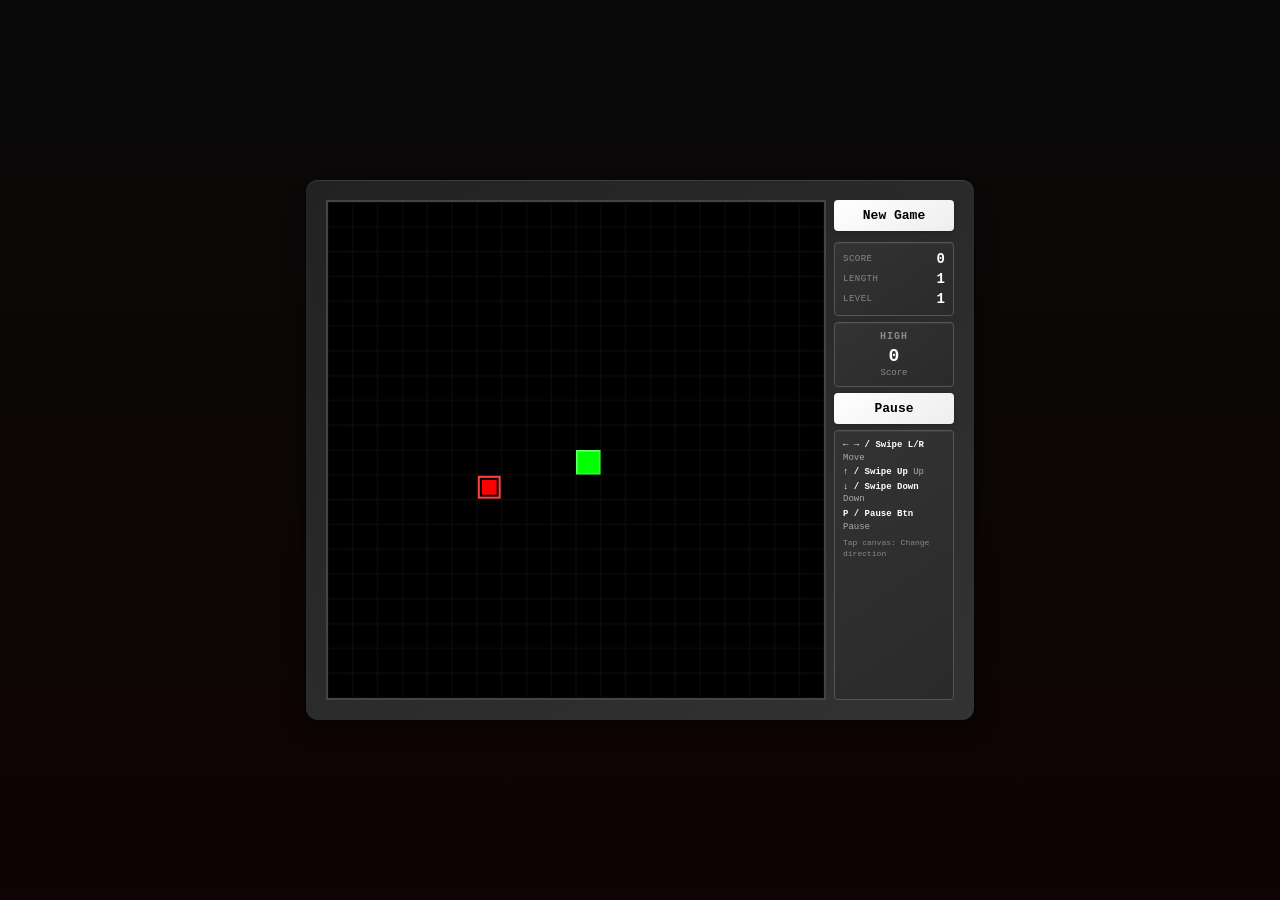
<file: KasperMediaGroupHTMLGames/BastionTrail.html>
<!-- 
    Open Source BastionTrail
    Developed by KasperMediaGroup
    Created Date: February 26, 2026
    Last Modified: April 27, 2026
-->
<!DOCTYPE html>
<html lang="en">
<head>
    <meta charset="UTF-8">
    <meta name="viewport" content="width=device-width, initial-scale=1.0, maximum-scale=1.0, user-scalable=no">
    <title>BastionTrail</title>
    <style>
        * {
            margin: 0;
            padding: 0;
            box-sizing: border-box;
        }

        body {
            background: linear-gradient(to bottom, #0a0a0a, #0f0303);
            color: #fff;
            font-family: 'Courier New', monospace;
            display: flex;
            justify-content: center;
            align-items: center;
            min-height: 100vh;
            min-height: 100dvh;
            width: 100%;
            overflow: auto;
        }

        .game-container {
            display: flex;
            flex-direction: row;
            gap: clamp(4px, 1.5vw, 8px);
            padding: clamp(8px, 2vw, 20px);
            background: linear-gradient(145deg, #222, #333);
            border-radius: 12px;
            box-shadow: 0 4px 20px rgba(0,0,0,0.6), inset 0 1px 0 rgba(255,255,255,0.1);
            max-width: 95vw;
            max-height: 95vh;
            max-height: 95dvh;
            justify-content: center;
            align-items: stretch;
            margin: clamp(8px, 2vw, 20px);
        }

        .canvas-wrapper {
            position: relative;
            flex-shrink: 0;
        }

        canvas#gameCanvas {
            border: 2px solid #444;
            background: #000;
            display: block;
            touch-action: none;
            /* Dimensions set by JS for responsiveness */
        }

        .sidebar {
            display: flex;
            flex-direction: column;
            gap: clamp(3px, 0.8vh, 6px);
            width: clamp(80px, 18vw, 120px);
            align-self: stretch;
            justify-content: flex-start;
            flex-shrink: 0;
        }

        .panel {
            background: linear-gradient(145deg, #333, #2a2a2a);
            padding: clamp(4px, 1vh, 8px);
            border-radius: 4px;
            border: 1px solid #555;
            box-shadow: inset 0 1px 0 rgba(255,255,255,0.05);
            text-align: center;
            flex-shrink: 0;
        }

        .panel h3 {
            font-size: clamp(8px, 1.4vw, 10px);
            text-transform: uppercase;
            margin-bottom: clamp(2px, 0.5vh, 6px);
            color: #888;
            letter-spacing: 1px;
        }

        .panel .value {
            font-size: clamp(13px, 2.5vw, 18px);
            font-weight: bold;
            color: #fff;
        }

        .controls {
            font-size: clamp(7px, 1.2vw, 9px);
            line-height: 1.4;
            color: #aaa;
            text-align: left;
            flex-shrink: 0;
            margin-top: auto;
        }

        .controls div {
            margin-bottom: 2px;
        }

        .controls span {
            color: #fff;
            font-weight: bold;
        }

        .game-over, .paused {
            position: fixed;
            top: 50%;
            left: 50%;
            transform: translate(-50%, -50%);
            background: linear-gradient(145deg, rgba(0,0,0,0.95), rgba(20,20,20,0.9));
            padding: clamp(15px, 4vw, 25px);
            border: 2px solid #fff;
            border-radius: 8px;
            text-align: center;
            display: none;
            z-index: 10;
            width: clamp(220px, 60vw, 300px);
            max-width: 90vw;
            box-shadow: 0 0 30px rgba(255,255,255,0.1);
            touch-action: manipulation;
        }

        .game-over h2, .paused h2 {
            margin-bottom: clamp(8px, 2vw, 12px);
            font-size: clamp(16px, 4vw, 22px);
            text-shadow: 0 0 5px rgba(255,255,255,0.3);
        }

        .btn {
            background: linear-gradient(145deg, #fff, #eee);
            color: #000;
            border: none;
            padding: clamp(5px, 1.2vh, 8px) clamp(10px, 2vw, 16px);
            font-family: inherit;
            font-weight: bold;
            cursor: pointer;
            margin: 0;
            font-size: clamp(10px, 1.8vw, 13px);
            border-radius: 4px;
            transition: all 0.2s ease;
            box-shadow: 0 2px 4px rgba(0,0,0,0.2);
            touch-action: manipulation;
            flex-shrink: 0;
            width: 100%;
        }

        .btn:hover, .btn:active {
            background: linear-gradient(145deg, #ccc, #ddd);
            transform: translateY(-1px);
            box-shadow: 0 4px 8px rgba(0,0,0,0.3);
        }

        .stats-panel {
            display: flex;
            flex-direction: column;
            gap: clamp(2px, 0.5vh, 4px);
        }

        .stats-panel .stat {
            display: flex;
            justify-content: space-between;
            align-items: center;
            font-size: clamp(9px, 1.6vw, 12px);
            color: #ccc;
        }

        .stats-panel .stat .label {
            color: #888;
            text-transform: uppercase;
            letter-spacing: 0.5px;
            font-size: clamp(7px, 1.2vw, 9px);
        }

        .stats-panel .stat .value {
            font-size: clamp(11px, 2vw, 14px);
            font-weight: bold;
            color: #fff;
            margin: 0;
        }

        .high-sub {
            font-size: clamp(7px, 1.1vw, 9px);
            color: #888;
            margin-top: 2px;
        }

        .controls-panel {
            flex: 1;
        }

        .controls-panel h3 {
            display: none;
        }

        .new-game-btn {
            order: -1;
            margin-bottom: clamp(3px, 0.5vh, 6px);
        }

        /* ---- RESPONSIVE BREAKPOINTS ---- */

        /* Large screens: comfortable desktop layout */
        @media (min-width: 769px) and (min-height: 600px) {
            .controls {
                display: block;
            }
        }

        /* Tablets and small desktops in landscape */
        @media (max-width: 768px) and (orientation: landscape) {
            .game-container {
                max-height: 92vh;
                max-height: 92dvh;
            }
            .controls {
                display: none;
            }
        }

        /* Portrait mobile */
        @media (max-width: 480px) and (orientation: portrait) {
            .game-container {
                flex-direction: column;
                align-items: center;
                max-width: 98vw;
                max-height: 96vh;
                max-height: 96dvh;
                padding: clamp(4px, 1vw, 8px);
                overflow-y: auto;
            }
            .sidebar {
                flex-direction: row;
                flex-wrap: wrap;
                width: 100%;
                gap: clamp(3px, 1vw, 6px);
                justify-content: center;
                align-items: stretch;
            }
            .sidebar .panel {
                flex: 1 1 auto;
                min-width: 0;
            }
            .sidebar .stats-panel {
                flex-direction: row;
                gap: clamp(6px, 2vw, 12px);
                justify-content: center;
            }
            .sidebar .stats-panel .stat {
                flex-direction: column;
                align-items: center;
                gap: 1px;
            }
            .sidebar .btn {
                flex: 0 1 auto;
                width: auto;
                padding: clamp(5px, 1.5vw, 8px) clamp(8px, 2vw, 14px);
            }
            .controls {
                display: none;
            }
        }

        /* Medium portrait (larger phones / small tablets) */
        @media (min-width: 481px) and (max-width: 768px) and (orientation: portrait) {
            .game-container {
                flex-direction: column;
                align-items: center;
                max-height: 96vh;
                max-height: 96dvh;
                overflow-y: auto;
            }
            .sidebar {
                flex-direction: row;
                flex-wrap: wrap;
                width: 100%;
                gap: 6px;
                justify-content: center;
            }
            .sidebar .panel {
                flex: 1 1 auto;
            }
            .sidebar .btn {
                flex: 0 1 auto;
                width: auto;
            }
            .sidebar .stats-panel {
                flex-direction: row;
                gap: 10px;
            }
            .sidebar .stats-panel .stat {
                flex-direction: column;
                align-items: center;
            }
            .controls {
                display: none;
            }
        }

        /* Very small screens */
        @media (max-width: 360px) {
            .game-container {
                padding: 3px;
                gap: 3px;
                margin: 4px;
            }
        }

        /* Very short screens */
        @media (max-height: 500px) {
            .controls {
                display: none;
            }
            .game-container {
                max-height: 96vh;
                max-height: 96dvh;
            }
        }
    </style>
</head>
<body>
    <div class="game-container" id="gameContainer">
        <div class="canvas-wrapper" id="canvasWrapper">
            <canvas id="gameCanvas" width="400" height="400"></canvas>
        </div>

        <div class="sidebar" id="sidebar">
            <div class="panel stats-panel" id="statsPanel">
                <div class="stat">
                    <span class="label">Score</span>
                    <span class="value" id="score">0</span>
                </div>
                <div class="stat">
                    <span class="label">Length</span>
                    <span class="value" id="length">1</span>
                </div>
                <div class="stat">
                    <span class="label">Level</span>
                    <span class="value" id="level">1</span>
                </div>
            </div>

            <div class="panel">
                <h3>High</h3>
                <div class="value" id="highScore">0</div>
                <div class="high-sub">Score</div>
            </div>

            <button class="btn new-game-btn" onclick="game.reset()">New Game</button>

            <button class="btn" onclick="game.togglePause()" id="pauseBtn">Pause</button>

            <div class="panel controls-panel controls">
                <h3>Controls</h3>
                <div><span>← → / Swipe L/R</span> Move</div>
                <div><span>↑ / Swipe Up</span> Up</div>
                <div><span>↓ / Swipe Down</span> Down</div>
                <div><span>P / Pause Btn</span> Pause</div>
                <div style="font-size: 8px; color: #888; margin-top: 4px;">Tap canvas: Change direction</div>
            </div>
        </div>
    </div>

    <div class="game-over" id="gameOver">
        <h2>GAME OVER</h2>
        <div style="margin-bottom: 15px; font-size: 16px;">Final Score: <span id="finalScore" style="color: #fff; font-weight: bold;">0</span></div>
        <button class="btn" onclick="game.reset()">Play Again</button>
    </div>

    <div class="paused" id="paused">
        <h2>PAUSED</h2>
        <button class="btn" onclick="game.togglePause()">Resume</button>
    </div>

    <script>
        // --- Responsive Scaling Engine ---
        const canvas = document.getElementById('gameCanvas');
        const ctx = canvas.getContext('2d');

        const COLS = 20;
        const ROWS = 20;
        const BASE_BLOCK_SIZE = 20;

        // Dynamic — recalculated on resize
        let BLOCK_SIZE = BASE_BLOCK_SIZE;
        let scaleFactor = 1;

        function isPortrait() {
            return window.innerHeight > window.innerWidth && window.innerWidth <= 768;
        }

        function calculateLayout() {
            const vw = window.innerWidth;
            const vh = window.innerHeight;
            const dpr = window.devicePixelRatio || 1;

            let canvasDisplaySize;

            if (isPortrait()) {
                // Portrait: canvas on top, sidebar below
                // Reserve ~30% for sidebar, ~65% for canvas, ~5% padding
                const availableHeight = vh * 0.62;
                const availableWidth = vw * 0.92;

                // Square canvas: pick the smaller constraint
                canvasDisplaySize = Math.floor(Math.min(availableHeight, availableWidth));
            } else {
                // Landscape / Desktop: side-by-side
                const containerPadding = 50;
                const sidebarEstimate = Math.min(130, vw * 0.18);
                const gapEstimate = 10;

                const availableHeight = vh * 0.88;
                const availableWidth = vw * 0.92 - sidebarEstimate - gapEstimate - containerPadding;

                canvasDisplaySize = Math.floor(Math.min(availableHeight, availableWidth));
            }

            // Enforce minimum and maximum
            canvasDisplaySize = Math.max(canvasDisplaySize, 160);
            canvasDisplaySize = Math.min(canvasDisplaySize, 500);

            // Compute block size
            BLOCK_SIZE = canvasDisplaySize / COLS;
            scaleFactor = BLOCK_SIZE / BASE_BLOCK_SIZE;

            // Set internal resolution (DPR-aware for sharp rendering)
            const internalSize = Math.floor(COLS * BLOCK_SIZE * dpr);

            canvas.width = internalSize;
            canvas.height = internalSize;
            canvas.style.width = canvasDisplaySize + 'px';
            canvas.style.height = canvasDisplaySize + 'px';

            // Scale context for DPR
            ctx.setTransform(dpr, 0, 0, dpr, 0, 0);
        }

        // Debounced resize handler
        let resizeTimeout;
        function onResize() {
            clearTimeout(resizeTimeout);
            resizeTimeout = setTimeout(() => {
                calculateLayout();
                if (typeof game !== 'undefined' && game) {
                    game.draw();
                }
            }, 100);
        }

        window.addEventListener('resize', onResize);
        window.addEventListener('orientationchange', () => {
            setTimeout(onResize, 200);
        });

        // Initial calculation
        calculateLayout();

        // --- viper Game Implementation ---
        class viper {
            constructor() {
                this.board = [];
                this.score = 0;
                this.highScore = this.loadHighScore();
                this.viper = [{x: 10, y: 10}];
                this.food = this.generateFood();
                this.dir = {x: 0, y: 0};
                this.nextDir = {x: 0, y: 0};
                this.dropCounter = 0;
                this.dropInterval = 300;
                this.lastTime = 0;
                this.gameOver = false;
                this.paused = false;
                this.level = 1;

                // Touch variables
                this.touchStartX = 0;
                this.touchStartY = 0;

                this.init();
            }

            init() {
                this.updateHighScore();
                this.bindControls();
                this.updateUI();
                requestAnimationFrame(this.update.bind(this));
            }

            generateFood() {
                let food;
                do {
                    food = {
                        x: Math.floor(Math.random() * COLS),
                        y: Math.floor(Math.random() * ROWS)
                    };
                } while (this.viper.some(segment => segment.x === food.x && segment.y === food.y));
                return food;
            }

            collision(head, dx, dy) {
                const newX = head.x + dx;
                const newY = head.y + dy;

                if (newX < 0 || newX >= COLS || newY < 0 || newY >= ROWS) {
                    return true;
                }

                if (this.viper.slice(0, -1).some(segment => segment.x === newX && segment.y === newY)) {
                    return true;
                }

                return false;
            }

            eat() {
                if (this.viper[0].x === this.food.x && this.viper[0].y === this.food.y) {
                    this.score += 10 * this.level;
                    this.food = this.generateFood();
                    this.level = Math.floor(this.viper.length / 5) + 1;
                    this.dropInterval = Math.max(50, 300 - (this.level - 1) * 30);
                    this.updateUI();
                    return true;
                }
                return false;
            }

            move() {
                if (this.gameOver || this.paused) return;

                this.dir = {...this.nextDir};
                const head = {x: this.viper[0].x + this.dir.x, y: this.viper[0].y + this.dir.y};

                if (this.collision(this.viper[0], this.dir.x, this.dir.y)) {
                    this.endGame();
                    return;
                }

                this.viper.unshift(head);

                if (!this.eat()) {
                    this.viper.pop();
                }

                this.dropCounter = 0;
            }

            changeDirection(newDir) {
                if ((newDir.x !== -this.dir.x || newDir.y !== -this.dir.y) &&
                    (newDir.x !== 0 || newDir.y !== 0)) {
                    this.nextDir = newDir;
                }
            }

            update(time = 0) {
                if (this.gameOver) return;

                const deltaTime = time - this.lastTime;
                this.lastTime = time;

                if (!this.paused) {
                    this.dropCounter += deltaTime;

                    if (this.dropCounter > this.dropInterval) {
                        this.move();
                    }
                }

                this.draw();
                requestAnimationFrame(this.update.bind(this));
            }

            draw() {
                const bs = BLOCK_SIZE;
                const gridSize = COLS * bs;

                // Clear canvas
                ctx.fillStyle = '#000';
                ctx.fillRect(0, 0, gridSize, gridSize);

                // Draw grid lines (subtle)
                ctx.strokeStyle = '#111';
                ctx.lineWidth = 1;
                for (let x = 0; x <= COLS; x++) {
                    ctx.beginPath();
                    ctx.moveTo(x * bs, 0);
                    ctx.lineTo(x * bs, gridSize);
                    ctx.stroke();
                }
                for (let y = 0; y <= ROWS; y++) {
                    ctx.beginPath();
                    ctx.moveTo(0, y * bs);
                    ctx.lineTo(gridSize, y * bs);
                    ctx.stroke();
                }

                // Draw food
                const foodX = this.food.x * bs;
                const foodY = this.food.y * bs;
                const foodInset = Math.max(1, Math.floor(bs * 0.2));
                const foodInsetSmall = Math.max(1, Math.floor(bs * 0.1));

                ctx.fillStyle = '#ff0000';
                ctx.fillRect(foodX + foodInset, foodY + foodInset, bs - foodInset * 2, bs - foodInset * 2);
                ctx.strokeStyle = '#ff4444';
                ctx.lineWidth = Math.max(1, Math.floor(bs * 0.1));
                ctx.strokeRect(foodX + foodInsetSmall, foodY + foodInsetSmall, bs - foodInsetSmall * 2, bs - foodInsetSmall * 2);

                // Draw viper
                const bevelW = Math.max(1, Math.floor(bs * 0.05));

                this.viper.forEach((segment, index) => {
                    const px = segment.x * bs;
                    const py = segment.y * bs;
                    const isHead = index === 0;

                    ctx.fillStyle = isHead ? '#00ff00' : '#008800';
                    ctx.fillRect(px, py, bs, bs);

                    ctx.strokeStyle = isHead ? '#44ff44' : '#00aa00';
                    ctx.lineWidth = Math.max(1, Math.floor(bs * 0.1));
                    ctx.strokeRect(px + 1, py + 1, bs - 2, bs - 2);

                    // Simple bevel
                    ctx.fillStyle = 'rgba(255,255,255,0.2)';
                    ctx.fillRect(px, py, bs, bevelW);
                    ctx.fillRect(px, py, bevelW, bs);

                    ctx.fillStyle = 'rgba(0,0,0,0.3)';
                    ctx.fillRect(px + bs - bevelW, py, bevelW, bs);
                    ctx.fillRect(px, py + bs - bevelW, bs, bevelW);
                });
            }

            bindControls() {
                // Keyboard controls
                document.addEventListener('keydown', (e) => {
                    if (this.gameOver && e.key !== 'Enter') return;

                    switch(e.key) {
                        case 'ArrowUp': case 'w': case 'W':
                            e.preventDefault();
                            this.changeDirection({x: 0, y: -1});
                            break;
                        case 'ArrowDown': case 's': case 'S':
                            e.preventDefault();
                            this.changeDirection({x: 0, y: 1});
                            break;
                        case 'ArrowLeft': case 'a': case 'A':
                            e.preventDefault();
                            this.changeDirection({x: -1, y: 0});
                            break;
                        case 'ArrowRight': case 'd': case 'D':
                            e.preventDefault();
                            this.changeDirection({x: 1, y: 0});
                            break;
                        case 'P': case 'p':
                            e.preventDefault();
                            this.togglePause();
                            break;
                        case 'Enter':
                            if (this.gameOver) {
                                this.reset();
                            }
                            break;
                    }
                });

                // Touch controls on canvas
                canvas.addEventListener('touchstart', (e) => {
                    e.preventDefault();
                    if (this.gameOver || this.paused) return;

                    const touch = e.touches[0];
                    this.touchStartX = touch.clientX;
                    this.touchStartY = touch.clientY;
                }, { passive: false });

                canvas.addEventListener('touchmove', (e) => {
                    e.preventDefault();
                }, { passive: false });

                canvas.addEventListener('touchend', (e) => {
                    e.preventDefault();
                    if (this.gameOver || this.paused) return;

                    const touch = e.changedTouches[0];
                    const deltaX = touch.clientX - this.touchStartX;
                    const deltaY = touch.clientY - this.touchStartY;
                    const absDeltaX = Math.abs(deltaX);
                    const absDeltaY = Math.abs(deltaY);

                    if (absDeltaX > absDeltaY) {
                        if (deltaX > 0) {
                            this.changeDirection({x: 1, y: 0});
                        } else if (deltaX < 0) {
                            this.changeDirection({x: -1, y: 0});
                        }
                    } else {
                        if (deltaY > 0) {
                            this.changeDirection({x: 0, y: 1});
                        } else if (deltaY < 0) {
                            this.changeDirection({x: 0, y: -1});
                        }
                    }
                }, { passive: false });
            }

            togglePause() {
                if (this.gameOver) return;
                this.paused = !this.paused;
                document.getElementById('paused').style.display =
                    this.paused ? 'block' : 'none';
                document.getElementById('pauseBtn').textContent = this.paused ? 'Resume' : 'Pause';
            }

            endGame() {
                this.gameOver = true;
                if (this.score > this.highScore) {
                    this.highScore = this.score;
                    this.saveHighScore();
                    this.updateHighScore();
                }
                document.getElementById('finalScore').textContent = this.score;
                document.getElementById('gameOver').style.display = 'block';
                document.getElementById('pauseBtn').textContent = 'Pause';
            }

            reset() {
                this.viper = [{x: 10, y: 10}];
                this.dir = {x: 0, y: 0};
                this.nextDir = {x: 0, y: 0};
                this.food = this.generateFood();
                this.score = 0;
                this.level = 1;
                this.dropInterval = 300;
                this.gameOver = false;
                this.paused = false;
                document.getElementById('gameOver').style.display = 'none';
                document.getElementById('paused').style.display = 'none';
                document.getElementById('pauseBtn').textContent = 'Pause';
                this.updateUI();
                requestAnimationFrame(this.update.bind(this));
            }

            updateUI() {
                document.getElementById('score').textContent = this.score;
                document.getElementById('length').textContent = this.viper.length;
                document.getElementById('level').textContent = this.level;
            }

            updateHighScore() {
                document.getElementById('highScore').textContent = this.highScore;
            }

            saveHighScore() {
                try {
                    localStorage.setItem('viper_highscore', this.highScore);
                } catch (e) {
                    console.warn('LocalStorage not available');
                }
            }

            loadHighScore() {
                try {
                    return parseInt(localStorage.getItem('viper_highscore')) || 0;
                } catch (e) {
                    return 0;
                }
            }
        }

        const game = new viper();
    </script>
</body>
</html>
</file>
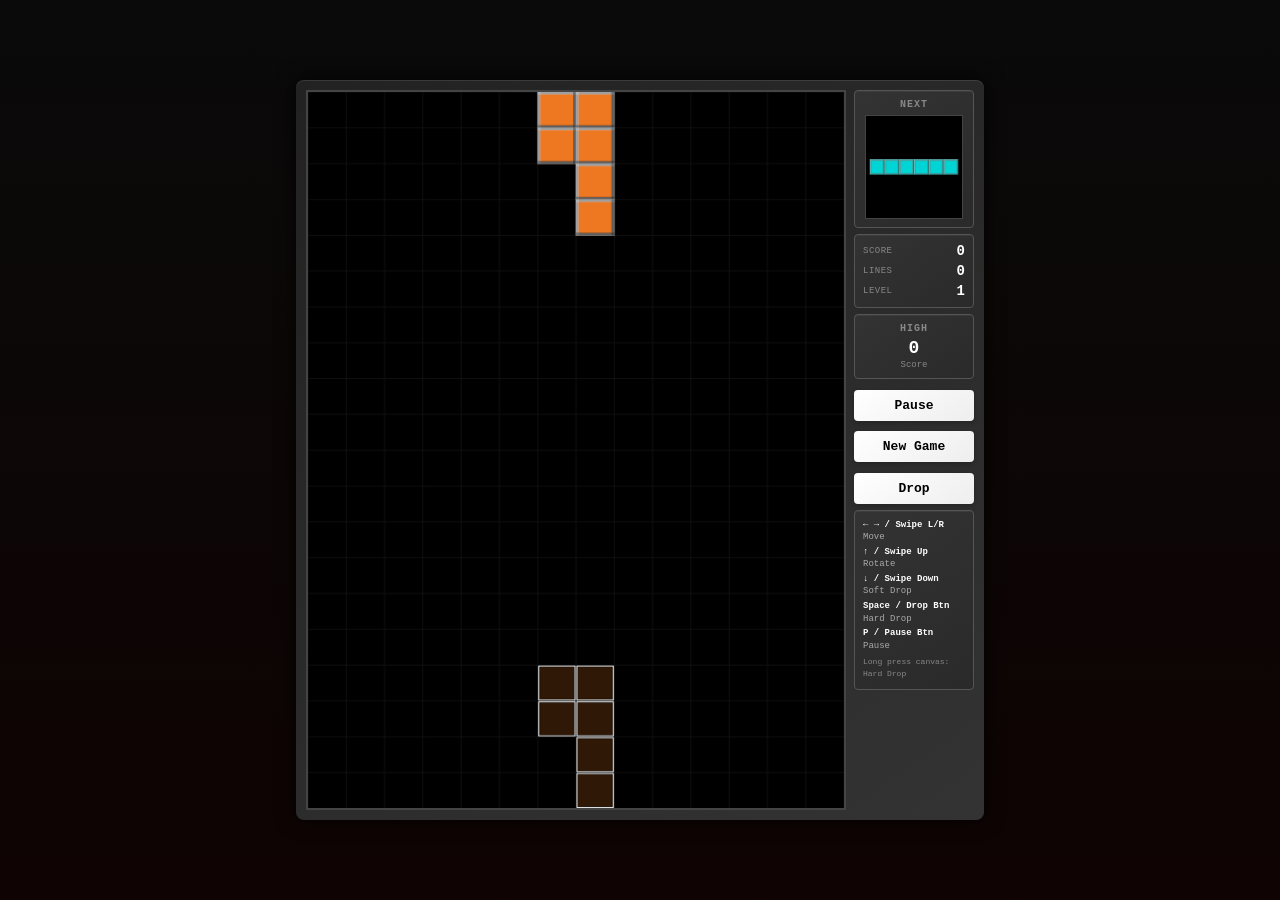
<file: KasperMediaGroupHTMLGames/BlockFallSurge.html>
<!--
    Open Source BlockFallSurge
    Developed by KasperMediaGroup
    Created Date: February 25, 2026
    Last Modified: April 3, 2026
-->
<!DOCTYPE html>
<html lang="en">
<head>
    <meta charset="UTF-8">
    <meta name="viewport" content="width=device-width, initial-scale=1.0, maximum-scale=1.0, user-scalable=no">
    <title>BlockFallSurge</title>
    <style>
        * {
            margin: 0;
            padding: 0;
            box-sizing: border-box;
        }

        body {
            background: linear-gradient(to bottom, #0a0a0a, #0f0303);
            color: #fff;
            font-family: 'Courier New', monospace;
            display: flex;
            justify-content: center;
            align-items: center;
            min-height: 100vh;
            min-height: 100dvh;
            width: 100%;
            overflow: auto;
        }

        .game-container {
            display: flex;
            flex-direction: row;
            gap: clamp(4px, 1.5vw, 8px);
            padding: clamp(6px, 1.5vw, 10px);
            background: linear-gradient(145deg, #222, #333);
            border-radius: 8px;
            box-shadow: 0 0 20px rgba(0,0,0,0.8), inset 0 1px 0 rgba(255,255,255,0.1);
            max-width: 95vw;
            max-height: 95vh;
            max-height: 95dvh;
            justify-content: center;
            align-items: flex-start;
        }

        .canvas-wrapper {
            position: relative;
            flex-shrink: 0;
        }

        canvas#gameCanvas {
            border: 2px solid #444;
            background: #000;
            display: block;
            touch-action: none;
        }

        .sidebar {
            display: flex;
            flex-direction: column;
            gap: clamp(3px, 0.8vh, 6px);
            width: clamp(80px, 18vw, 120px);
            align-self: flex-start;
            flex-shrink: 0;
        }

        .panel {
            background: linear-gradient(145deg, #333, #2a2a2a);
            padding: clamp(4px, 1vh, 8px);
            border-radius: 4px;
            border: 1px solid #555;
            box-shadow: inset 0 1px 0 rgba(255,255,255,0.05);
            text-align: center;
        }

        .panel h3 {
            font-size: clamp(8px, 1.4vw, 10px);
            text-transform: uppercase;
            margin-bottom: clamp(2px, 0.5vh, 6px);
            color: #888;
            letter-spacing: 1px;
        }

        .panel .value {
            font-size: clamp(13px, 2.5vw, 18px);
            font-weight: bold;
            color: #fff;
        }

        .next-canvas-panel {
            overflow: hidden;
            max-width: 100%;
        }

        .next-canvas {
            background: #000;
            border: 1px solid #444;
            margin: 0 auto;
            display: block;
            max-width: calc(100% - 4px);
            height: auto;
        }

        .controls {
            font-size: clamp(7px, 1.2vw, 9px);
            line-height: 1.4;
            color: #aaa;
            text-align: left;
        }

        .controls div {
            margin-bottom: 2px;
        }

        .controls span {
            color: #fff;
            font-weight: bold;
        }

        .game-over, .paused {
            position: fixed;
            top: 50%;
            left: 50%;
            transform: translate(-50%, -50%);
            background: linear-gradient(145deg, rgba(0,0,0,0.95), rgba(20,20,20,0.9));
            padding: clamp(15px, 4vw, 25px);
            border: 2px solid #fff;
            border-radius: 8px;
            text-align: center;
            display: none;
            z-index: 10;
            width: clamp(220px, 60vw, 300px);
            max-width: 90vw;
            box-shadow: 0 0 30px rgba(255,255,255,0.1);
            touch-action: manipulation;
        }

        .game-over h2, .paused h2 {
            margin-bottom: clamp(8px, 2vw, 12px);
            font-size: clamp(16px, 4vw, 22px);
            text-shadow: 0 0 5px rgba(255,255,255,0.3);
        }

        .btn {
            background: linear-gradient(145deg, #fff, #eee);
            color: #000;
            border: none;
            padding: clamp(5px, 1.2vh, 8px) clamp(10px, 2vw, 16px);
            font-family: inherit;
            font-weight: bold;
            cursor: pointer;
            margin-top: clamp(3px, 0.5vh, 6px);
            font-size: clamp(10px, 1.8vw, 13px);
            border-radius: 4px;
            transition: all 0.2s ease;
            box-shadow: 0 2px 4px rgba(0,0,0,0.2);
            touch-action: manipulation;
            width: 100%;
        }

        .btn:hover, .btn:active {
            background: linear-gradient(145deg, #ccc, #ddd);
            transform: translateY(-1px);
            box-shadow: 0 4px 8px rgba(0,0,0,0.3);
        }

        .controls-panel h3 {
            display: none;
        }

        .stats-panel {
            display: flex;
            flex-direction: column;
            gap: clamp(2px, 0.5vh, 4px);
        }

        .stats-panel .stat {
            display: flex;
            justify-content: space-between;
            align-items: center;
            font-size: clamp(9px, 1.6vw, 12px);
            color: #ccc;
        }

        .stats-panel .stat .label {
            color: #888;
            text-transform: uppercase;
            letter-spacing: 0.5px;
            font-size: clamp(7px, 1.2vw, 9px);
        }

        .stats-panel .stat .value {
            font-size: clamp(11px, 2vw, 14px);
            font-weight: bold;
            color: #fff;
            margin: 0;
        }

        .high-sub {
            font-size: clamp(7px, 1.1vw, 9px);
            color: #888;
            margin-top: 2px;
        }

        @media (min-width: 769px) and (min-height: 600px) {
            .controls {
                display: block;
            }
        }

        @media (max-width: 768px) and (orientation: landscape) {
            .game-container {
                max-height: 92vh;
                max-height: 92dvh;
            }
            .controls {
                display: none;
            }
        }

        @media (max-width: 480px) and (orientation: portrait) {
            .game-container {
                flex-direction: column;
                align-items: center;
                max-width: 98vw;
                max-height: 96vh;
                max-height: 96dvh;
                padding: clamp(4px, 1vw, 8px);
                overflow-y: auto;
            }
            .sidebar {
                flex-direction: row;
                flex-wrap: wrap;
                width: 100%;
                gap: clamp(3px, 1vw, 6px);
                justify-content: center;
                align-items: stretch;
            }
            .sidebar .panel {
                flex: 1 1 auto;
                min-width: 0;
            }
            .sidebar .stats-panel {
                flex-direction: row;
                gap: clamp(6px, 2vw, 12px);
                justify-content: center;
            }
            .sidebar .stats-panel .stat {
                flex-direction: column;
                align-items: center;
                gap: 1px;
            }
            .sidebar .btn {
                flex: 0 1 auto;
                width: auto;
                padding: clamp(5px, 1.5vw, 8px) clamp(8px, 2vw, 14px);
            }
            .controls {
                display: none;
            }
            .next-canvas-panel {
                order: -1;
                flex: 0 0 auto;
                max-width: 100px;
            }
        }

        @media (min-width: 481px) and (max-width: 768px) and (orientation: portrait) {
            .game-container {
                flex-direction: column;
                align-items: center;
                max-height: 96vh;
                max-height: 96dvh;
                overflow-y: auto;
            }
            .sidebar {
                flex-direction: row;
                flex-wrap: wrap;
                width: 100%;
                gap: 6px;
                justify-content: center;
            }
            .sidebar .panel {
                flex: 1 1 auto;
            }
            .sidebar .btn {
                flex: 0 1 auto;
                width: auto;
            }
            .sidebar .stats-panel {
                flex-direction: row;
                gap: 10px;
            }
            .sidebar .stats-panel .stat {
                flex-direction: column;
                align-items: center;
            }
            .controls {
                display: none;
            }
        }

        @media (max-width: 360px) {
            .game-container {
                padding: 3px;
                gap: 3px;
            }
        }

        @media (max-height: 500px) {
            .controls {
                display: none;
            }
            .game-container {
                max-height: 96vh;
                max-height: 96dvh;
            }
        }
    </style>
</head>
<body>
    <div class="game-container" id="gameContainer">
        <div class="canvas-wrapper" id="canvasWrapper">
            <canvas id="gameCanvas" width="336" height="480"></canvas>
        </div>

        <div class="sidebar" id="sidebar">
            <div class="panel next-canvas-panel">
                <h3>Next</h3>
                <canvas id="nextCanvas" class="next-canvas" width="100" height="100"></canvas>
            </div>

            <div class="panel stats-panel" id="statsPanel">
                <div class="stat">
                    <span class="label">Score</span>
                    <span class="value" id="score">0</span>
                </div>
                <div class="stat">
                    <span class="label">Lines</span>
                    <span class="value" id="lines">0</span>
                </div>
                <div class="stat">
                    <span class="label">Level</span>
                    <span class="value" id="level">1</span>
                </div>
            </div>

            <div class="panel">
                <h3>High</h3>
                <div class="value" id="highScore">0</div>
                <div class="high-sub">Score</div>
            </div>

            <button class="btn" onclick="game.togglePause()" id="pauseBtn">Pause</button>
            <button class="btn" onclick="game.reset()">New Game</button>
            <button class="btn" onclick="game.hardDrop()" id="hardDropBtn">Drop</button>

            <div class="panel controls-panel controls">
                <h3>Controls</h3>
                <div><span>← → / Swipe L/R</span> Move</div>
                <div><span>↑ / Swipe Up</span> Rotate</div>
                <div><span>↓ / Swipe Down</span> Soft Drop</div>
                <div><span>Space / Drop Btn</span> Hard Drop</div>
                <div><span>P / Pause Btn</span> Pause</div>
                <div style="font-size: 8px; color: #888; margin-top: 4px;">Long press canvas: Hard Drop</div>
            </div>
        </div>
    </div>

    <div class="game-over" id="gameOver">
        <h2>GAME OVER</h2>
        <div style="margin-bottom: 15px; font-size: 16px;">Final Score: <span id="finalScore" style="color: #fff; font-weight: bold;">0</span></div>
        <button class="btn" onclick="game.reset()">Play Again</button>
    </div>

    <div class="paused" id="paused">
        <h2>PAUSED</h2>
        <button class="btn" onclick="game.togglePause()">Resume</button>
    </div>

    <script>
        const canvas = document.getElementById('gameCanvas');
        const ctx = canvas.getContext('2d');
        const nextCanvas = document.getElementById('nextCanvas');
        const nextCtx = nextCanvas.getContext('2d');

        const COLS = 14;
        const ROWS = 20;
        const BASE_BLOCK_SIZE = 24;
        const BASE_NEXT_BLOCK_SIZE = 14;

        let BLOCK_SIZE = BASE_BLOCK_SIZE;
        let NEXT_BLOCK_SIZE = BASE_NEXT_BLOCK_SIZE;
        let scaleFactor = 1;

        function isPortrait() {
            return window.innerHeight > window.innerWidth && window.innerWidth <= 768;
        }

        function calculateLayout() {
            const vw = window.innerWidth;
            const vh = window.innerHeight;
            const dpr = window.devicePixelRatio || 1;
            const aspectRatio = COLS / ROWS;

            let availableHeight, availableWidth, canvasDisplayHeight, canvasDisplayWidth;

            if (isPortrait()) {
                availableHeight = vh * 0.62;
                availableWidth = vw * 0.92;
                canvasDisplayHeight = Math.floor(availableHeight);
                canvasDisplayWidth = Math.floor(canvasDisplayHeight * aspectRatio);
                if (canvasDisplayWidth > availableWidth * 0.95) {
                    canvasDisplayWidth = Math.floor(availableWidth * 0.95);
                    canvasDisplayHeight = Math.floor(canvasDisplayWidth / aspectRatio);
                }
            } else {
                const sidebarEstimate = Math.min(130, vw * 0.18);
                const gapEstimate = 10;
                const containerPadding = 30;
                availableHeight = vh * 0.90;
                availableWidth = vw * 0.92 - sidebarEstimate - gapEstimate - containerPadding;
                canvasDisplayHeight = Math.floor(availableHeight);
                canvasDisplayWidth = Math.floor(canvasDisplayHeight * aspectRatio);
                if (canvasDisplayWidth > availableWidth) {
                    canvasDisplayWidth = Math.floor(availableWidth);
                    canvasDisplayHeight = Math.floor(canvasDisplayWidth / aspectRatio);
                }
            }

            canvasDisplayWidth = Math.max(canvasDisplayWidth, 150);
            canvasDisplayHeight = Math.max(canvasDisplayHeight, 200);
            canvasDisplayWidth = Math.min(canvasDisplayWidth, 540);
            canvasDisplayHeight = Math.min(canvasDisplayHeight, 720);

            BLOCK_SIZE = canvasDisplayWidth / COLS;
            scaleFactor = BLOCK_SIZE / BASE_BLOCK_SIZE;
            NEXT_BLOCK_SIZE = Math.max(8, Math.floor(BASE_NEXT_BLOCK_SIZE * scaleFactor));

            const internalWidth = Math.floor(COLS * BLOCK_SIZE * dpr);
            const internalHeight = Math.floor(ROWS * BLOCK_SIZE * dpr);
            canvas.width = internalWidth;
            canvas.height = internalHeight;
            canvas.style.width = canvasDisplayWidth + 'px';
            canvas.style.height = canvasDisplayHeight + 'px';
            ctx.setTransform(dpr, 0, 0, dpr, 0, 0);

            const sidebarEl = document.getElementById('sidebar');
            const sidebarWidth = sidebarEl ? sidebarEl.clientWidth : 120;
            const maxNextSize = Math.floor(sidebarWidth - 16);
            const nextDisplaySize = Math.max(40, Math.min(
                Math.floor(100 * scaleFactor),
                maxNextSize,
                120
            ));
            const nextInternalSize = Math.floor(nextDisplaySize * dpr);
            nextCanvas.width = nextInternalSize;
            nextCanvas.height = nextInternalSize;
            nextCanvas.style.width = nextDisplaySize + 'px';
            nextCanvas.style.height = nextDisplaySize + 'px';
            nextCtx.setTransform(dpr, 0, 0, dpr, 0, 0);
            nextCanvas._displaySize = nextDisplaySize;
        }

        let resizeTimeout;
        function onResize() {
            clearTimeout(resizeTimeout);
            resizeTimeout = setTimeout(() => {
                calculateLayout();
                if (typeof game !== 'undefined' && game) {
                    game.draw();
                    game.drawNext();
                }
            }, 100);
        }
        window.addEventListener('resize', onResize);
        window.addEventListener('orientationchange', () => setTimeout(onResize, 200));
        calculateLayout();

        const HEXOMINOES = {
            Bar: {
                shape: [[1,1,1,1,1,1]],
                color: '#00d4d4'
            },
            Beam: {
                shape: [
                    [1,1,1],
                    [1,1,1]
                ],
                color: '#d4b800'
            },
            Nyne: {
                shape: [
                    [1,1],
                    [1,1],
                    [0,1],
                    [0,1]
                ],
                color: '#ee7722'
            },
            Tee: {
                shape: [
                    [1,1,1,1],
                    [0,1,1,0]
                ],
                color: '#2266ee'
            },
            Pee: {
                shape: [
                    [1,1],
                    [1,1],
                    [1,0],
                    [1,0]
                ],
                color: '#cc44aa'
            }
        };

        const PIECE_TYPES = Object.keys(HEXOMINOES);

        class Piece {
            constructor(type) {
                this.type = type;
                this.shape = HEXOMINOES[type].shape.map(row => [...row]);
                this.color = HEXOMINOES[type].color;
                this.x = Math.floor((COLS - this.shape[0].length) / 2);
                this.y = 0;
            }

            rotate() {
                return this.shape[0].map((_, i) =>
                    this.shape.map(row => row[i]).reverse()
                );
            }
        }

        class BlockFallSurge {
            constructor() {
                this.board = Array(ROWS).fill().map(() => Array(COLS).fill(0));
                this.score = 0;
                this.lines = 0;
                this.level = 1;
                this.highScore = this.loadHighScore();
                this.currentPiece = null;
                this.nextPiece = this.randomPiece();
                this.dropCounter = 0;
                this.dropInterval = 1000;
                this.lastTime = 0;
                this.gameOver = false;
                this.paused = true;
                this.combo = 0;

                this.touchStartX = 0;
                this.touchStartY = 0;
                this.touchStartTime = 0;
                this.longPressTimer = null;
                this.isLongPress = false;

                this.init();
            }

            init() {
                this.spawnPiece();
                this.updateHighScore();
                this.bindControls();
                this.updateUI();
                requestAnimationFrame(this.update.bind(this));
            }

            randomPiece() {
                const type = PIECE_TYPES[Math.floor(Math.random() * PIECE_TYPES.length)];
                return new Piece(type);
            }

            spawnPiece() {
                this.currentPiece = this.nextPiece;
                this.nextPiece = this.randomPiece();
                this.drawNext();
                if (this.collision(this.currentPiece, 0, 0)) {
                    this.endGame();
                }
            }

            collision(piece, dx, dy, shape = null) {
                const testShape = shape || piece.shape;
                for (let y = 0; y < testShape.length; y++) {
                    for (let x = 0; x < testShape[y].length; x++) {
                        if (testShape[y][x]) {
                            const newX = piece.x + x + dx;
                            const newY = piece.y + y + dy;
                            if (newX < 0 || newX >= COLS || newY >= ROWS) return true;
                            if (newY >= 0 && this.board[newY][newX]) return true;
                        }
                    }
                }
                return false;
            }

            merge() {
                const { shape, x, y, color } = this.currentPiece;
                for (let r = 0; r < shape.length; r++) {
                    for (let c = 0; c < shape[r].length; c++) {
                        if (shape[r][c]) {
                            const boardY = y + r;
                            if (boardY >= 0) this.board[boardY][x + c] = color;
                        }
                    }
                }
            }

            clearLines() {
                let linesCleared = 0;
                for (let y = ROWS - 1; y >= 0; y--) {
                    if (this.board[y].every(cell => cell !== 0)) {
                        this.board.splice(y, 1);
                        this.board.unshift(Array(COLS).fill(0));
                        linesCleared++;
                        y++;
                    }
                }
                if (linesCleared > 0) {
                    const points = 10 * linesCleared * (linesCleared + 1) / 2 * this.level;
                    this.score += points;
                    this.lines += linesCleared;
                    this.level = Math.floor(this.lines / 10) + 1;
                    this.dropInterval = Math.max(100, 1000 - (this.level - 1) * 100);
                    this.updateUI();
                }
            }

            move(dir) {
                if (this.gameOver || this.paused) return;
                if (!this.collision(this.currentPiece, dir, 0)) {
                    this.currentPiece.x += dir;
                }
            }

            rotate() {
                if (this.gameOver || this.paused) return;
                const rotated = this.currentPiece.rotate();
                const kicks = [0, -1, 1, -2, 2, -3, 3];
                for (let kick of kicks) {
                    if (!this.collision(this.currentPiece, kick, 0, rotated)) {
                        this.currentPiece.shape = rotated;
                        this.currentPiece.x += kick;
                        return;
                    }
                }
            }

            drop() {
                if (this.gameOver || this.paused) return;
                if (!this.collision(this.currentPiece, 0, 1)) {
                    this.currentPiece.y++;
                    this.score += 1;
                    this.updateUI();
                } else {
                    this.lockPiece();
                }
                this.dropCounter = 0;
            }

            hardDrop() {
                if (this.gameOver || this.paused) return;
                while (!this.collision(this.currentPiece, 0, 1)) {
                    this.currentPiece.y++;
                    this.score += 2;
                }
                this.lockPiece();
                this.dropCounter = 0;
            }

            lockPiece() {
                this.merge();
                this.clearLines();
                this.spawnPiece();
            }

            update(time = 0) {
                if (this.gameOver) return;
                const deltaTime = time - this.lastTime;
                this.lastTime = time;
                if (!this.paused) {
                    this.dropCounter += deltaTime;
                    if (this.dropCounter > this.dropInterval) {
                        this.drop();
                    }
                }
                this.draw();
                requestAnimationFrame(this.update.bind(this));
            }

            draw() {
                const bs = BLOCK_SIZE;
                ctx.fillStyle = '#000';
                ctx.fillRect(0, 0, COLS * bs, ROWS * bs);

                ctx.strokeStyle = '#111';
                ctx.lineWidth = 1;
                for (let x = 0; x <= COLS; x++) {
                    ctx.beginPath();
                    ctx.moveTo(x * bs, 0);
                    ctx.lineTo(x * bs, ROWS * bs);
                    ctx.stroke();
                }
                for (let y = 0; y <= ROWS; y++) {
                    ctx.beginPath();
                    ctx.moveTo(0, y * bs);
                    ctx.lineTo(COLS * bs, y * bs);
                    ctx.stroke();
                }

                for (let y = 0; y < ROWS; y++) {
                    for (let x = 0; x < COLS; x++) {
                        if (this.board[y][x]) {
                            this.drawBlock(ctx, x, y, this.board[y][x]);
                        }
                    }
                }

                if (this.currentPiece) {
                    let ghostY = this.currentPiece.y;
                    while (!this.collision(this.currentPiece, 0, ghostY - this.currentPiece.y + 1)) {
                        ghostY++;
                    }
                    ctx.globalAlpha = 0.3;
                    for (let y = 0; y < this.currentPiece.shape.length; y++) {
                        for (let x = 0; x < this.currentPiece.shape[y].length; x++) {
                            if (this.currentPiece.shape[y][x]) {
                                this.drawBlock(ctx, this.currentPiece.x + x, ghostY + y, this.currentPiece.color, true);
                            }
                        }
                    }
                    ctx.globalAlpha = 1.0;

                    for (let y = 0; y < this.currentPiece.shape.length; y++) {
                        for (let x = 0; x < this.currentPiece.shape[y].length; x++) {
                            if (this.currentPiece.shape[y][x]) {
                                this.drawBlock(ctx, this.currentPiece.x + x, this.currentPiece.y + y, this.currentPiece.color);
                            }
                        }
                    }
                }
            }

            drawBlock(context, x, y, color, isGhost = false) {
                const bs = BLOCK_SIZE;
                const px = x * bs;
                const py = y * bs;
                const bevelW = Math.max(1, Math.floor(bs * 0.08));

                if (isGhost) {
                    context.fillStyle = color;
                    context.globalAlpha = 0.2;
                    context.fillRect(px + 2, py + 2, bs - 4, bs - 4);
                    context.globalAlpha = 1.0;
                    context.strokeStyle = '#ffffff';
                    context.lineWidth = 1;
                    context.strokeRect(px + 1, py + 1, bs - 2, bs - 2);
                    return;
                }

                context.fillStyle = color;
                context.fillRect(px, py, bs, bs);
                context.strokeStyle = '#888';
                context.lineWidth = Math.max(1, bevelW);
                context.strokeRect(px + 1, py + 1, bs - 2, bs - 2);
                context.fillStyle = 'rgba(255,255,255,0.2)';
                context.fillRect(px, py, bs, bevelW);
                context.fillRect(px, py, bevelW, bs);
                context.fillStyle = 'rgba(0,0,0,0.3)';
                context.fillRect(px + bs - bevelW, py, bevelW, bs);
                context.fillRect(px, py + bs - bevelW, bs, bevelW);
            }

            drawNext() {
                const displaySize = nextCanvas._displaySize || 100;
                const padding = 4;
                const drawArea = displaySize - padding * 2;

                nextCtx.fillStyle = '#000';
                nextCtx.fillRect(0, 0, displaySize, displaySize);

                if (this.nextPiece) {
                    const pieceCols = this.nextPiece.shape[0].length;
                    const pieceRows = this.nextPiece.shape.length;

                    const nbs = Math.floor(Math.min(drawArea / pieceCols, drawArea / pieceRows));

                    const offsetX = (displaySize - pieceCols * nbs) / 2;
                    const offsetY = (displaySize - pieceRows * nbs) / 2;

                    for (let y = 0; y < pieceRows; y++) {
                        for (let x = 0; x < pieceCols; x++) {
                            if (this.nextPiece.shape[y][x]) {
                                const px = offsetX + x * nbs;
                                const py = offsetY + y * nbs;
                                const bevelW = Math.max(1, Math.floor(nbs * 0.08));

                                nextCtx.fillStyle = this.nextPiece.color;
                                nextCtx.fillRect(px, py, nbs, nbs);
                                nextCtx.strokeStyle = '#777';
                                nextCtx.lineWidth = Math.max(1, bevelW);
                                nextCtx.strokeRect(px + 1, py + 1, nbs - 2, nbs - 2);
                                nextCtx.fillStyle = 'rgba(255,255,255,0.2)';
                                nextCtx.fillRect(px, py, nbs, bevelW);
                                nextCtx.fillRect(px, py, bevelW, nbs);
                                nextCtx.fillStyle = 'rgba(0,0,0,0.3)';
                                nextCtx.fillRect(px + nbs - bevelW, py, bevelW, nbs);
                                nextCtx.fillRect(px, py + nbs - bevelW, nbs, bevelW);
                            }
                        }
                    }
                }
            }

            bindControls() {
                document.addEventListener('keydown', (e) => {
                    if (this.gameOver && e.key !== 'Enter') return;
                    switch(e.key) {
                        case 'A': case 'a': e.preventDefault(); this.move(-1); break;
                        case 'D': case 'd': e.preventDefault(); this.move(1); break;
                        case 'S': case 's': e.preventDefault(); this.drop(); break;
                        case 'W': case 'w': e.preventDefault(); this.rotate(); break;
                        case ' ': e.preventDefault(); this.hardDrop(); break;
                        case 'P': case 'p': e.preventDefault(); this.togglePause(); break;
                        case 'Enter': if (this.gameOver) this.reset(); break;
                    }
                });

                document.addEventListener('keydown', (e) => {
                    if (this.gameOver) return;
                    switch(e.key) {
                        case 'ArrowLeft': e.preventDefault(); this.move(-1); break;
                        case 'ArrowRight': e.preventDefault(); this.move(1); break;
                        case 'ArrowDown': e.preventDefault(); this.drop(); break;
                        case 'ArrowUp': e.preventDefault(); this.rotate(); break;
                    }
                });

                let touchHandled = false;

                canvas.addEventListener('touchstart', (e) => {
                    e.preventDefault();
                    if (this.gameOver || this.paused) return;
                    const touch = e.touches[0];
                    this.touchStartX = touch.clientX;
                    this.touchStartY = touch.clientY;
                    this.touchStartTime = Date.now();
                    touchHandled = false;
                    this.longPressTimer = setTimeout(() => {
                        if (!touchHandled && !this.gameOver && !this.paused) {
                            this.isLongPress = true;
                            this.hardDrop();
                        }
                    }, 300);
                }, { passive: false });

                canvas.addEventListener('touchmove', (e) => {
                    e.preventDefault();
                    clearTimeout(this.longPressTimer);
                }, { passive: false });

                canvas.addEventListener('touchend', (e) => {
                    e.preventDefault();
                    if (this.gameOver || this.paused) return;
                    clearTimeout(this.longPressTimer);
                    if (this.isLongPress) { this.isLongPress = false; return; }

                    const touch = e.changedTouches[0];
                    const deltaX = touch.clientX - this.touchStartX;
                    const deltaY = touch.clientY - this.touchStartY;
                    const absDeltaX = Math.abs(deltaX);
                    const absDeltaY = Math.abs(deltaY);
                    const distance = Math.sqrt(deltaX * deltaX + deltaY * deltaY);

                    if (distance < 10) { this.rotate(); touchHandled = true; return; }
                    if (absDeltaX > absDeltaY && absDeltaX > 30) {
                        deltaX > 0 ? this.move(1) : this.move(-1);
                        touchHandled = true;
                    } else if (absDeltaY > 30) {
                        deltaY > 0 ? this.drop() : this.rotate();
                        touchHandled = true;
                    }
                }, { passive: false });
            }

            togglePause() {
                if (this.gameOver) return;
                this.paused = !this.paused;
                document.getElementById('paused').style.display = this.paused ? 'block' : 'none';
                document.getElementById('pauseBtn').textContent = this.paused ? 'Resume' : 'Pause';
            }

            endGame() {
                this.gameOver = true;
                if (this.score > this.highScore) {
                    this.highScore = this.score;
                    this.saveHighScore();
                    this.updateHighScore();
                }
                document.getElementById('finalScore').textContent = this.score;
                document.getElementById('gameOver').style.display = 'block';
                document.getElementById('pauseBtn').textContent = 'Pause';
            }

            reset() {
                this.board = Array(ROWS).fill().map(() => Array(COLS).fill(0));
                this.score = 0;
                this.lines = 0;
                this.level = 1;
                this.dropInterval = 1000;
                this.gameOver = false;
                this.paused = false;
                this.currentPiece = null;
                this.nextPiece = this.randomPiece();
                document.getElementById('gameOver').style.display = 'none';
                document.getElementById('paused').style.display = 'none';
                document.getElementById('pauseBtn').textContent = 'Pause';
                this.updateUI();
                this.spawnPiece();
                requestAnimationFrame(this.update.bind(this));
            }

            updateUI() {
                document.getElementById('score').textContent = this.score;
                document.getElementById('lines').textContent = this.lines;
                document.getElementById('level').textContent = this.level;
            }

            updateHighScore() {
                document.getElementById('highScore').textContent = this.highScore;
            }

            saveHighScore() {
                try { localStorage.setItem('blockfallsurge_highscore', this.highScore); }
                catch (e) { console.warn('LocalStorage not available'); }
            }

            loadHighScore() {
                try { return parseInt(localStorage.getItem('blockfallsurge_highscore')) || 0; }
                catch (e) { return 0; }
            }
        }

        const game = new BlockFallSurge();
    </script>
</body>
</html>
</file>
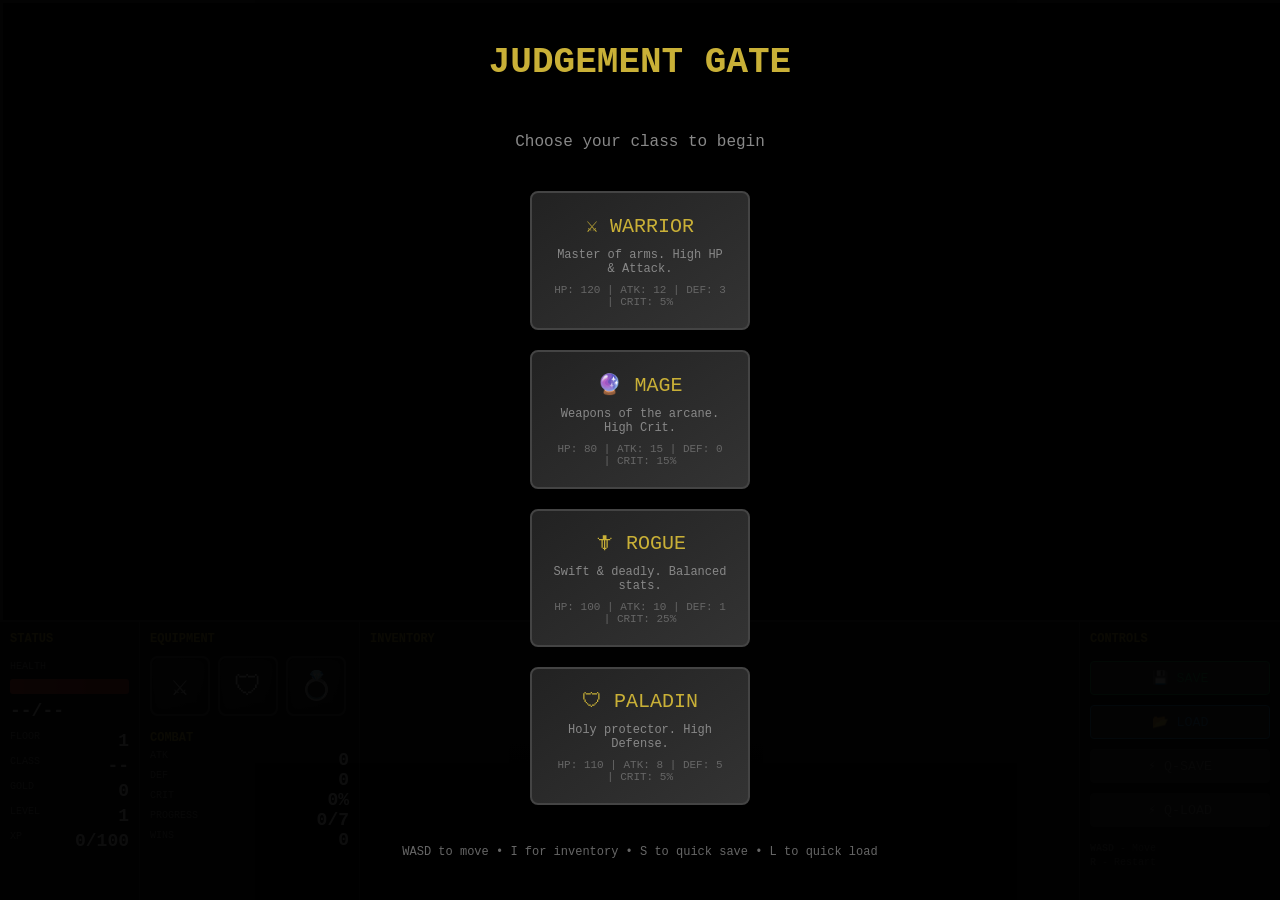
<file: KasperMediaGroupHTMLGames/JudgementGate_WatchmanOfTheAbyss.html>
<!--
    Judgement Gate: Watchman of the Abyss
    Developed by KasperMediaGroup
    Created: March 9, 2026
    Enhanced: April 3, 2026
-->
<!DOCTYPE html>
<html>
<head>
    <meta charset="UTF-8">
    <title>Judgement Gate: Watchman of the Abyss</title>
    <style>
        * { margin: 0; padding: 0; box-sizing: border-box; }
        
        body {
            background: linear-gradient(to bottom, #0a0a0a, #0f0303);
            color: #fff;
            font-family: 'Courier New', monospace;
            display: flex;
            justify-content: center;
            align-items: center;
            min-height: 100vh;
            width: 100%;
            overflow: hidden;
        }

        #ui-layer {
            position: fixed;
            top: 0;
            left: 0;
            width: 100%;
            height: 100%;
            pointer-events: none;
            display: flex;
            flex-direction: column;
            justify-content: space-between;
            padding: 10px;
            z-index: 10;
            padding-bottom: 290px; /* Leave space for bottom menu */
        }


        .bottom-bar {
            display: flex;
            gap: 15px;
            background: rgba(0,0,0,0.8);
            padding: 8px 15px;
            border-radius: 8px;
            border: 1px solid #444;
            pointer-events: all;
            flex-wrap: wrap;
            justify-content: center;
        }

        .top-bar{
            display: none; /* Hidden since we moved stats to top bar */
        }


        .stat-box {
            display: flex;
            flex-direction: column;
            align-items: center;
        }

        .stat-label { font-size: 10px; color: #888; }
        .stat-value { font-size: 18px; font-weight: bold; }

        .hp-bar {
            width: 150px;
            height: 20px;
            background: #333;
            border-radius: 3px;
            overflow: hidden;
        }

        .hp-fill {
            height: 100%;
            background: linear-gradient(90deg, #e74c3c, #c0392b);
            transition: width 0.3s;
        }

        canvas {
            position: fixed;
            top: 0;
            left: 0;
            border: 3px solid #333;
            background: #000;
            box-shadow: 0 0 30px rgba(0,0,0,0.8);
        }

        #game-menus {
            position: fixed;
            bottom: 0;
            left: 0;
            width: 100%;
            height: 280px;
            background: linear-gradient(180deg, #1a1a1a, #0a0a0a);
            border-top: 2px solid #444;
            display: flex;
            z-index: 20;
        }

        #stats-section {
            width: 140px;
            padding: 10px;
            border-right: 1px solid #333;
            display: flex;
            flex-direction: column;
            gap: 5px;
            flex-shrink: 0;
        }

        .combat-stats {
            width: 140px;
            padding: 10px;
            border-right: 1px solid #333;
            display: flex;
            flex-direction: column;
            gap: 5px;
        }

        .stat-row {
            display: flex;
            justify-content: space-between;
            font-size: 11px;
        }

        .stat-row .stat-label { color: #888; }
        .stat-row .stat-value { color: #fff; font-weight: bold; }


        #inventory-section {
            flex: 1;
            padding: 10px;
            overflow-y: auto;
            border-right: 1px solid #333;
            min-width: 200px;
            max-height: 280px;
        }

        #equipment-section {
            width: 220px;
            padding: 10px;
            border-right: 1px solid #333;
            display: flex;
            flex-direction: column;
            flex-shrink: 0;
        }

        #game-controls {
            width: 200px;
            padding: 10px;
            display: flex;
            flex-direction: column;
            gap: 10px;
            flex-shrink: 0;
        }

        .equip-grid {
            display: grid;
            grid-template-columns: repeat(3, 1fr);
            gap: 5px;
            margin-top: 5px;
        }

        .inv-grid {
            display: grid;
            grid-template-columns: repeat(auto-fill, minmax(130px, 1fr));
            gap: 5px;
        }

        /* Custom scrollbar for inventory */
        #inventory-section::-webkit-scrollbar {
            width: 8px;
        }

        #inventory-section::-webkit-scrollbar-track {
            background: #1a1a1a;
        }

        #inventory-section::-webkit-scrollbar-thumb {
            background: #444;
            border-radius: 4px;
        }

        #inventory-section::-webkit-scrollbar-thumb:hover {
            background: #555;
        }


        .inv-slot {
            display: flex;
            align-items: center;
            gap: 8px;
            padding: 6px 8px;
            background: #222;
            margin-bottom: 5px;
            border-radius: 4px;
            border: 1px solid #333;
            cursor: pointer;
            width: 100%;
            box-sizing: border-box;
            overflow: hidden;
        }
        .inv-slot span {
    flex: 1;              /* fills available space */
    white-space: nowrap;  /* prevents wrapping */
    overflow: hidden;
    text-overflow: ellipsis; /* adds ... if too long */
}

        .inv-slot:hover { background: #333; }

        .rarity-common { color: #1a8a10; }
        .rarity-rare { color: #16c9c9; }
        .rarity-epic { color: #a335ee; }
        .rarity-legendary { color: #ff8000; }

        .equip-slot {
            width: 60px;
            height: 60px;
            background: linear-gradient(145deg, #2a2a2a, #1a1a1a);
            border: 2px solid #555;
            border-radius: 8px;
            display: flex;
            align-items: center;
            justify-content: center;
            font-size: 28px;
            cursor: pointer;
            transition: all 0.2s;
            box-shadow: inset 0 0 10px rgba(0,0,0,0.5);
        }

        .equip-slot:hover {
            border-color: #888;
            background: linear-gradient(145deg, #333, #222);
            transform: scale(1.05);
        }

        .equip-slot.filled {
            border-style: solid;
            border-color: #c9b037;
            box-shadow: 0 0 10px rgba(201, 176, 55, 0.3), inset 0 0 10px rgba(0,0,0,0.3);
        }

        #class-select {
            position: fixed;
            top: 0;
            left: 0;
            width: 100%;
            height: 100%;
            background: rgba(0,0,0,0.95);
            display: flex;
            flex-direction: column;
            align-items: center;
            justify-content: center;
            gap: 20px;
            z-index: 100;
        }

        .class-btn {
            width: 220px;
            padding: 20px;
            background: linear-gradient(145deg, #222, #333);
            border: 2px solid #444;
            border-radius: 8px;
            cursor: pointer;
            text-align: center;
            transition: all 0.2s;
        }

        .class-btn:hover {
            border-color: #c9b037;
            transform: scale(1.05);
        }

        .class-name { font-size: 20px; color: #c9b037; margin-bottom: 10px; }
        .class-desc { font-size: 12px; color: #888; }
        .class-stats { font-size: 11px; color: #666; margin-top: 8px; }

        #menu-bar {
            display: flex;
            gap: 10px;
        }

        .menu-btn {
            padding: 8px 16px;
            background: #333;
            border: 1px solid #444;
            color: #888;
            cursor: pointer;
            font-family: inherit;
            border-radius: 4px;
            pointer-events: all;
        }

        .menu-btn:hover { background: #444; color: #fff; }
        .menu-btn.save { border-color: #27ae60; color: #27ae60; }
        .menu-btn.load { border-color: #3498db; color: #3498db; }

        #message-log {
            position: fixed;
            bottom: 100px;
            left: 20px;
            width: 300px;
            max-height: 150px;
            overflow-y: auto;
            background: rgba(0,0,0,0.7);
            padding: 10px;
            border-radius: 5px;
            font-size: 12px;
            z-index: 15;
            pointer-events: none;
        }

        .msg { margin: 2px 0; }
        .msg-combat { color: #ff6b6b; }
        .msg-item { color: #6bff6b; }
        .msg-level { color: #ffd700; }
        .inv-delete {
    margin-left: auto;
    background: transparent;
    border: none;
    color: #aa4444;
    cursor: pointer;
    font-weight: bold;
}
.item-stats {
    flex-shrink: 0;
    font-size: 0.8em;
    opacity: 0.8;
}

.inv-delete:hover {
    color: #ff6666;
}
    </style>
</head>
<body>

<canvas id="game"></canvas>

#ui-layer {
    display: none; /* Completely hidden now */
}



<div id="message-log"></div>

<div id="game-menus">
    <div id="stats-section">
        <h3 style="color:#c9b037;font-size:12px;margin-bottom:10px;">STATUS</h3>
        
        <div class="stat-label" style="margin-bottom:2px;">HEALTH</div>
        <div class="hp-bar" style="width:100%;height:15px;margin-bottom:2px;">
            <div class="hp-fill" id="hp-fill"></div>
        </div>
        <div class="stat-row">
            <span class="stat-value" id="hp-text">--/--</span>
        </div>
        
        <div class="stat-row" style="margin-top:5px;">
            <span class="stat-label">FLOOR</span>
            <span class="stat-value" id="floor-text">1</span>
        </div>
        <div class="stat-row">
            <span class="stat-label">CLASS</span>
            <span class="stat-value" id="class-text">--</span>
        </div>
        <div class="stat-row">
            <span class="stat-label">GOLD</span>
            <span class="stat-value" id="gold-text">0</span>
        </div>
        <div class="stat-row">
            <span class="stat-label">LEVEL</span>
            <span class="stat-value" id="level-text">1</span>
        </div>
        <div class="stat-row">
            <span class="stat-label">XP</span>
            <span class="stat-value" id="xp-text">0/100</span>
        </div>
    </div>
    
    <div id="equipment-section">
        <h3 style="color:#c9b037;font-size:12px;margin-bottom:5px;">EQUIPMENT</h3>
        <div class="equip-grid">
            <div class="equip-slot" id="slot-weapon" onclick="unequip('weapon')" title="Weapon">⚔</div>
            <div class="equip-slot" id="slot-armor" onclick="unequip('armor')" title="Armor">🛡</div>
            <div class="equip-slot" id="slot-ring" onclick="unequip('ring')" title="Ring">💍</div>
        </div>
        
        <h3 style="color:#c9b037;font-size:12px;margin-top:15px;margin-bottom:5px;">COMBAT</h3>
        <div class="stat-row">
            <span class="stat-label">ATK</span>
            <span class="stat-value" id="atk-text">0</span>
        </div>
        <div class="stat-row">
            <span class="stat-label">DEF</span>
            <span class="stat-value" id="def-text">0</span>
        </div>
        <div class="stat-row">
            <span class="stat-label">CRIT</span>
            <span class="stat-value" id="crit-text">0%</span>
        </div>
        <div class="stat-row">
            <span class="stat-label">PROGRESS</span>
            <span class="stat-value" id="progress-text">0/7</span>
        </div>
        <div class="stat-row">
            <span class="stat-label">WINS</span>
            <span class="stat-value" id="wins-text">0</span>
        </div>
    </div>
    
    <div id="inventory-section">
        <h3 style="color:#c9b037;font-size:12px;margin-bottom:10px;">INVENTORY</h3>
        <div class="inv-grid" id="inventory-list"></div>
    </div>
    
    <div id="game-controls">
        <h3 style="color:#c9b037;font-size:12px;margin-bottom:5px;">CONTROLS</h3>
        <button class="menu-btn save" onclick="saveGame()">💾 SAVE</button>
        <button class="menu-btn load" onclick="loadGame()">📂 LOAD</button>
        <button class="menu-btn" onclick="quickSave()">⚡ Q-SAVE</button>
        <button class="menu-btn" onclick="quickLoad()">⚡ Q-LOAD</button>
        <div style="font-size:10px;color:#666;margin-top:5px;line-height:1.4;">
            <b>WASD</b> - Move<br>
            <b>R</b> - Restart
        </div>
    </div>
</div>

<div id="class-select">
    <h1 style="color:#c9b037;font-size:36px;margin-bottom:30px;">JUDGEMENT GATE</h1>
    <p style="color:#888;margin-bottom:20px;">Choose your class to begin</p>
    <div class="class-btn" onclick="selectClass('warrior')">
        <div class="class-name">⚔ WARRIOR</div>
        <div class="class-desc">Master of arms. High HP & Attack.</div>
        <div class="class-stats">HP: 120 | ATK: 12 | DEF: 3 | CRIT: 5%</div>
    </div>
    <div class="class-btn" onclick="selectClass('mage')">
        <div class="class-name">🔮 MAGE</div>
        <div class="class-desc">Weapons of the arcane. High Crit.</div>
        <div class="class-stats">HP: 80 | ATK: 15 | DEF: 0 | CRIT: 15%</div>
    </div>
    <div class="class-btn" onclick="selectClass('rogue')">
        <div class="class-name">🗡 ROGUE</div>
        <div class="class-desc">Swift & deadly. Balanced stats.</div>
        <div class="class-stats">HP: 100 | ATK: 10 | DEF: 1 | CRIT: 25%</div>
    </div>
    <div class="class-btn" onclick="selectClass('paladin')">
        <div class="class-name">🛡 PALADIN</div>
        <div class="class-desc">Holy protector. High Defense.</div>
        <div class="class-stats">HP: 110 | ATK: 8 | DEF: 5 | CRIT: 5%</div>
    </div>
    <div style="margin-top:20px;color:#666;font-size:12px;">WASD to move • I for inventory • S to quick save • L to quick load</div>
</div>

<script>
/* ======================================================
   CANVAS SETUP
   ====================================================== */
const canvas = document.getElementById("game");
const ctx = canvas.getContext("2d");

function resizeCanvas() {
    canvas.width = window.innerWidth;
    canvas.height = window.innerHeight - 280; // Leave space for bottom menu
}
resizeCanvas();
window.addEventListener("resize", resizeCanvas);

/* ======================================================
   CONFIG
   ====================================================== */
const TILE = 32;
const MAP_W = 120;
const MAP_H = 120;
const MAX_LEVELS = 7; // Limit to 7 levels
const keys = {w: false, a: false, s: false, d: false};

/* ======================================================
   PLAYER CLASSES
   ====================================================== */
const CLASSES = {
    warrior: { hp: 120, maxHp: 120, atk: 12, def: 3, crit: 5, range: 1, vision: 7, name: "Warrior" },
    mage: { hp: 80, maxHp: 80, atk: 15, def: 0, crit: 15, range: 4, vision: 9, name: "Mage" },
    rogue: { hp: 100, maxHp: 100, atk: 10, def: 1, crit: 25, range: 1, vision: 8, name: "Rogue" },
    paladin: { hp: 110, maxHp: 110, atk: 8, def: 5, crit: 5, range: 1, vision: 6, name: "Paladin" }
};

/* ======================================================
   SPRITE SYSTEM WITH ANIMATION
   ====================================================== */
const SPRITES = {
    // PLAYER CLASSES
    player: {
        warrior: {
            draw: (ctx, x, y, size, animTime) => {
                let bob = Math.sin(animTime * 3) * 1.5;
                let breathe = 1 + Math.sin(animTime * 2) * 0.02;
                
                // Shadow
                ctx.fillStyle = "rgba(0,0,0,0.4)";
                ctx.beginPath();
                ctx.ellipse(x + size/2, y + size - 2, 12, 5, 0, 0, Math.PI * 2);
                ctx.fill();
                
                // Cape (behind)
                ctx.fillStyle = "#8b0000";
                ctx.beginPath();
                ctx.moveTo(x + 8, y + 10 + bob);
                ctx.lineTo(x - 2, y + size);
                ctx.lineTo(x + size + 2, y + size);
                ctx.lineTo(x + size - 8, y + 10 + bob);
                ctx.fill();
                
                // Body armor
                ctx.fillStyle = "#444";
                ctx.fillRect(x + 6, y + 12 + bob, size - 12, size - 18);
                
                // Armor highlight
                ctx.fillStyle = "#555";
                ctx.fillRect(x + 8, y + 14 + bob, size - 16, 4);
                
                // Helmet
                ctx.fillStyle = "#666";
                ctx.beginPath();
                ctx.arc(x + size/2, y + 8 + bob, 8, 0, Math.PI * 2);
                ctx.fill();
                
                // Helmet crest
                ctx.fillStyle = "#8b0000";
                ctx.fillRect(x + size/2 - 2, y + 1 + bob, 4, 8);
                
                // Visor (dark slit)
                ctx.fillStyle = "#111";
                ctx.fillRect(x + size/2 - 6, y + 7 + bob, 12, 3);
                
                // Right hand weapon (sword)
                let swordSwing = Math.sin(animTime * 2) * 0.15;
                ctx.save();
                ctx.translate(x + size - 4, y + 14 + bob);
                ctx.rotate(swordSwing);
                // Sword blade
                ctx.fillStyle = "#d0d0d0";
                ctx.fillRect(-2, -8, 4, 18);
                // Sword hilt
                ctx.fillStyle = "#8b4513";
                ctx.fillRect(-3, 10, 6, 3);
                ctx.fillStyle = "#c9b037";
                ctx.fillRect(-1, 13, 2, 4);
                ctx.restore();
            }
        },
        mage: {
            draw: (ctx, x, y, size, animTime) => {
                let bob = Math.sin(animTime * 2.5) * 2;
                
                // Shadow
                ctx.fillStyle = "rgba(0,0,0,0.4)";
                ctx.beginPath();
                ctx.ellipse(x + size/2, y + size - 2, 10, 4, 0, 0, Math.PI * 2);
                ctx.fill();
                
                // Robe body
                ctx.fillStyle = "#6a2c8a";
                ctx.beginPath();
                ctx.moveTo(x + 4, y + size);
                ctx.lineTo(x + size/2, y + 10 + bob);
                ctx.lineTo(x + size - 4, y + size);
                ctx.fill();
                
                // Robe trim
                ctx.fillStyle = "#8e44ad";
                ctx.fillRect(x + size/2 - 6, y + 16 + bob, 12, size - 16);
                
                // Staff
                ctx.fillStyle = "#5d4037";
                ctx.fillRect(x + size - 6, y + 4 + bob, 3, size - 6);
                
                // Staff orb (glowing, pulses)
                let orbPulse = 0.7 + Math.sin(animTime * 4) * 0.3;
                ctx.fillStyle = `rgba(231, 76, 60, ${orbPulse})`;
                ctx.shadowColor = "#e74c3c";
                ctx.shadowBlur = 8 + Math.sin(animTime * 4) * 4;
                ctx.beginPath();
                ctx.arc(x + size - 4, y + 6 + bob, 5, 0, Math.PI * 2);
                ctx.fill();
                ctx.shadowBlur = 0;
                
                // Head
                ctx.fillStyle = "#d4a574";
                ctx.beginPath();
                ctx.arc(x + size/2, y + 8 + bob, 6, 0, Math.PI * 2);
                ctx.fill();
                
                // Wizard hat
                ctx.fillStyle = "#4a1c6b";
                ctx.beginPath();
                ctx.moveTo(x + 4, y + 6 + bob);
                ctx.lineTo(x + size/2, y - 6 + bob);
                ctx.lineTo(x + size - 4, y + 6 + bob);
                ctx.fill();
                
                // Hat star
                ctx.fillStyle = "#f1c40f";
                ctx.beginPath();
                ctx.arc(x + size/2, y + 2 + bob, 2, 0, Math.PI * 2);
                ctx.fill();
            }
        },
        rogue: {
            draw: (ctx, x, y, size, animTime) => {
                let bob = Math.sin(animTime * 4) * 1;
                
                // Shadow
                ctx.fillStyle = "rgba(0,0,0,0.4)";
                ctx.beginPath();
                ctx.ellipse(x + size/2, y + size - 2, 10, 4, 0, 0, Math.PI * 2);
                ctx.fill();
                
                // Cloak
                ctx.fillStyle = "#1a1a1a";
                ctx.beginPath();
                ctx.moveTo(x + 4, y + 8 + bob);
                ctx.lineTo(x - 2, y + size);
                ctx.lineTo(x + size + 2, y + size);
                ctx.lineTo(x + size - 4, y + 8 + bob);
                ctx.fill();
                
                // Hood
                ctx.fillStyle = "#0d0d0d";
                ctx.beginPath();
                ctx.arc(x + size/2, y + 10 + bob, 9, Math.PI, 0);
                ctx.fill();
                
                // Face (shadow in hood)
                ctx.fillStyle = "#2c2c2c";
                ctx.beginPath();
                ctx.arc(x + size/2, y + 12 + bob, 5, 0, Math.PI * 2);
                ctx.fill();
                
                // Eyes (glow)
                ctx.fillStyle = "#2ecc71";
                ctx.fillRect(x + size/2 - 4, y + 10 + bob, 2, 2);
                ctx.fillRect(x + size/2 + 2, y + 10 + bob, 2, 2);
                
                // Left hand dagger
                ctx.fillStyle = "#c0c0c0";
                ctx.fillRect(x + 2, y + size/2 + bob, 8, 2);
                // Dagger handle
                ctx.fillStyle = "#1a1a1a";
                ctx.fillRect(x + 2, y + size/2 - 2 + bob, 3, 6);
            }
        },
        paladin: {
            draw: (ctx, x, y, size, animTime) => {
                let bob = Math.sin(animTime * 2) * 1;
                let haloGlow = 0.5 + Math.sin(animTime * 3) * 0.3;
                
                // Shadow
                ctx.fillStyle = "rgba(0,0,0,0.4)";
                ctx.beginPath();
                ctx.ellipse(x + size/2, y + size - 2, 12, 5, 0, 0, Math.PI * 2);
                ctx.fill();
                
                // Halo (glowing)
                ctx.strokeStyle = `rgba(241, 196, 15, ${haloGlow})`;
                ctx.lineWidth = 2;
                ctx.beginPath();
                ctx.arc(x + size/2, y + 3 + bob, 7, 0, Math.PI * 2);
                ctx.stroke();
                
                // Body armor
                ctx.fillStyle = "#ecf0f1";
                ctx.fillRect(x + 6, y + 10 + bob, size - 12, size - 14);
                
                // Armor details
                ctx.fillStyle = "#3498db";
                ctx.fillRect(x + size/2 - 4, y + 14 + bob, 8, size - 20);
                
                // Shield
                ctx.fillStyle = "#ecf0f1";
                ctx.fillRect(x + 2, y + 12 + bob, 12, size - 16);
                // Shield emblem
                ctx.fillStyle = "#3498db";
                ctx.beginPath();
                ctx.moveTo(x + 8, y + 16 + bob);
                ctx.lineTo(x + 12, y + 22 + bob);
                ctx.lineTo(x + 16, y + 16 + bob);
                ctx.fill();
                
                // Head
                ctx.fillStyle = "#d4a574";
                ctx.beginPath();
                ctx.arc(x + size/2, y + 8 + bob, 5, 0, Math.PI * 2);
                ctx.fill();
            }
        }
    },
    
    // ENEMIES
    enemies: {
        rat: {
            draw: (ctx, x, y, size, animTime) => {
                let move = Math.sin(animTime * 8) * 2;
                let bob = Math.sin(animTime * 4) * 1;
                
                // Body
                ctx.fillStyle = "#5d4037";
                ctx.beginPath();
                ctx.ellipse(x + size/2, y + size/2 + 4 + bob, 10, 6, 0, 0, Math.PI * 2);
                ctx.fill();
                
                // Snout
                ctx.fillStyle = "#6d4c41";
                ctx.beginPath();
                ctx.ellipse(x + size/2 + 8 + move, y + size/2 + 4 + bob, 4, 3, 0, 0, Math.PI * 2);
                ctx.fill();
                
                // Ears
                ctx.fillStyle = "#8d6e63";
                ctx.beginPath();
                ctx.arc(x + 5, y + 10 + bob, 4, 0, Math.PI * 2);
                ctx.arc(x + size - 5, y + 10 + bob, 4, 0, Math.PI * 2);
                ctx.fill();
                
                // Eyes (red glow)
                ctx.fillStyle = "#ff0000";
                ctx.beginPath();
                ctx.arc(x + 7, y + 12 + bob, 2, 0, Math.PI * 2);
                ctx.arc(x + size - 7, y + 12 + bob, 2, 0, Math.PI * 2);
                ctx.fill();
                
                // Tail
                ctx.strokeStyle = "#5d4037";
                ctx.lineWidth = 2;
                ctx.beginPath();
                ctx.moveTo(x + size/2 - 8, y + size/2 + 6 + bob);
                ctx.quadraticCurveTo(x - 2, y + size/2 + move, x - 4, y + size - 4);
                ctx.stroke();
            }
        },
        goblin: {
            draw: (ctx, x, y, size, animTime) => {
                let bob = Math.sin(animTime * 3) * 1.5;
                
                // Body
                ctx.fillStyle = "#6b8e23";
                ctx.beginPath();
                ctx.arc(x + size/2, y + size/2 + 4 + bob, 10, 0, Math.PI * 2);
                ctx.fill();
                
                // Ears (pointy, wiggling)
                let earWiggle = Math.sin(animTime * 6) * 0.2;
                ctx.fillStyle = "#4a6b1a";
                ctx.beginPath();
                ctx.moveTo(x + 2, y + 12 + bob);
                ctx.lineTo(x - 4 + earWiggle * 5, y + 4);
                ctx.lineTo(x + 8, y + 8 + bob);
                ctx.fill();
                ctx.beginPath();
                ctx.moveTo(x + size - 2, y + 12 + bob);
                ctx.lineTo(x + size + 4 - earWiggle * 5, y + 4);
                ctx.lineTo(x + size - 8, y + 8 + bob);
                ctx.fill();
                
                // Eyes (yellow, angry)
                ctx.fillStyle = "#ffff00";
                ctx.fillRect(x + 4, y + 12 + bob, 5, 4);
                ctx.fillRect(x + size - 9, y + 12 + bob, 5, 4);
                
                // Pupils
                ctx.fillStyle = "#000";
                ctx.fillRect(x + 6, y + 13 + bob, 2, 2);
                ctx.fillRect(x + size - 8, y + 13 + bob, 2, 2);
                
                // Nose
                ctx.fillStyle = "#4a6b1a";
                ctx.beginPath();
                ctx.arc(x + size/2, y + 18 + bob, 3, 0, Math.PI * 2);
                ctx.fill();
                
                // Teeth
                ctx.fillStyle = "#f5f5dc";
                ctx.fillRect(x + 6, y + 22 + bob, 2, 4);
                ctx.fillRect(x + size - 8, y + 22 + bob, 2, 4);
            }
        },
        skeleton: {
            draw: (ctx, x, y, size, animTime) => {
                let bob = Math.sin(animTime * 2.5) * 1;
                let rattle = Math.sin(animTime * 8) * 0.5;
                
                // Rib cage (oscillating)
                ctx.strokeStyle = "#dcdcdc";
                ctx.lineWidth = 2;
                for(let i = 0; i < 3; i++) {
                    ctx.beginPath();
                    ctx.moveTo(x + 6, y + 16 + i * 4 + bob);
                    ctx.lineTo(x + size - 6, y + 16 + i * 4 + bob);
                    ctx.stroke();
                }
                
                // Skull
                ctx.fillStyle = "#e8e8e8";
                ctx.beginPath();
                ctx.arc(x + size/2, y + 8 + rattle + bob, 9, 0, Math.PI * 2);
                ctx.fill();
                
                // Eye sockets
                ctx.fillStyle = "#8b0000";
                ctx.beginPath();
                ctx.arc(x + 7, y + 8 + rattle + bob, 3, 0, Math.PI * 2);
                ctx.arc(x + size - 7, y + 8 + rattle + bob, 3, 0, Math.PI * 2);
                ctx.fill();
                
                // Glowing eyes
                ctx.fillStyle = "#ff0000";
                ctx.beginPath();
                ctx.arc(x + 7, y + 8 + rattle + bob, 1.5, 0, Math.PI * 2);
                ctx.arc(x + size - 7, y + 8 + rattle + bob, 1.5, 0, Math.PI * 2);
                ctx.fill();
                
                // Jaw
                ctx.fillStyle = "#dcdcdc";
                ctx.fillRect(x + 6, y + 16 + rattle + bob, size - 12, 4);
                
                // Teeth
                ctx.fillStyle = "#fff";
                for(let i = 0; i < 4; i++) {
                    ctx.fillRect(x + 8 + i * 5, y + 16 + rattle + bob, 2, 3);
                }
            }
        },
        orc: {
            draw: (ctx, x, y, size, animTime) => {
                let bob = Math.sin(animTime * 2) * 1;
                let breathe = 1 + Math.sin(animTime * 3) * 0.03;
                
                // Body (bulky)
                ctx.fillStyle = "#228b22";
                ctx.fillRect(x + 4, y + 10 + bob, size - 8, size - 14);
                
                // Chest muscles
                ctx.fillStyle = "#1a6b1a";
                ctx.fillRect(x + 8, y + 14 + bob, 6, 10);
                ctx.fillRect(x + size - 14, y + 14 + bob, 6, 10);
                
                // Head
                ctx.fillStyle = "#228b22";
                ctx.beginPath();
                ctx.arc(x + size/2, y + 8 + bob, 8, 0, Math.PI * 2);
                ctx.fill();
                
                // Tusks (large, animated)
                let tuskAngle = Math.sin(animTime * 4) * 0.1;
                ctx.fillStyle = "#f5deb3";
                ctx.save();
                ctx.translate(x + 4, y + 14 + bob);
                ctx.rotate(tuskAngle);
                ctx.beginPath();
                ctx.moveTo(0, 0);
                ctx.lineTo(-4, 8);
                ctx.lineTo(4, 6);
                ctx.fill();
                ctx.restore();
                
                ctx.save();
                ctx.translate(x + size - 4, y + 14 + bob);
                ctx.rotate(-tuskAngle);
                ctx.beginPath();
                ctx.moveTo(0, 0);
                ctx.lineTo(4, 8);
                ctx.lineTo(-4, 6);
                ctx.fill();
                ctx.restore();
                
                // Eyes (angry red)
                ctx.fillStyle = "#ff4500";
                ctx.fillRect(x + 5, y + 6 + bob, 5, 3);
                ctx.fillRect(x + size - 10, y + 6 + bob, 5, 3);
                
                // Nose
                ctx.fillStyle = "#1a6b1a";
                ctx.beginPath();
                ctx.arc(x + size/2, y + 10 + bob, 3, 0, Math.PI * 2);
                ctx.fill();
            }
        },
        darkKnight: {
            draw: (ctx, x, y, size, animTime) => {
                let bob = Math.sin(animTime * 1.5) * 0.5;
                let capeWave = Math.sin(animTime * 4) * 2;
                
                // Cape (flowing)
                ctx.fillStyle = "#4a0000";
                ctx.beginPath();
                ctx.moveTo(x + 6, y + 10 + bob);
                ctx.quadraticCurveTo(x - 4, y + size/2 + capeWave, x - 6, y + size);
                ctx.lineTo(x + size + 6, y + size);
                ctx.quadraticCurveTo(x + size + 4, y + size/2 - capeWave, x + size - 6, y + 10 + bob);
                ctx.fill();
                
                // Armor body
                ctx.fillStyle = "#1a1a1a";
                ctx.fillRect(x + 4, y + 8 + bob, size - 8, size - 12);
                
                // Armor plates
                ctx.fillStyle = "#2c2c2c";
                ctx.fillRect(x + 6, y + 12 + bob, size - 12, 8);
                ctx.fillRect(x + 10, y + 22 + bob, size - 20, 6);
                
                // Helmet
                ctx.fillStyle = "#2c2c2c";
                ctx.beginPath();
                ctx.arc(x + size/2, y + 8 + bob, 8, 0, Math.PI * 2);
                ctx.fill();
                
                // Visor slit
                ctx.fillStyle = "#c0c0c0";
                ctx.fillRect(x + 4, y + 6 + bob, size - 8, 3);
                
                // Shoulder pads
                ctx.fillStyle = "#3a3a3a";
                ctx.beginPath();
                ctx.arc(x + 4, y + 10 + bob, 5, 0, Math.PI * 2);
                ctx.fill();
                ctx.beginPath();
                ctx.arc(x + size - 4, y + 10 + bob, 5, 0, Math.PI * 2);
                ctx.fill();
                
                // Sword (behind)
                ctx.fillStyle = "#404040";
                ctx.fillRect(x + size - 2, y + 4 + bob, 4, size - 6);
                ctx.fillStyle = "#8b4513";
                ctx.fillRect(x + size - 4, y + size - 6 + bob, 8, 4);
            }
        },
        demon: {
            draw: (ctx, x, y, size, animTime) => {
                let bob = Math.sin(animTime * 3) * 2;
                let hornWiggle = Math.sin(animTime * 5) * 0.15;
                
                // Body (hovering)
                ctx.fillStyle = "#8b0000";
                ctx.beginPath();
                ctx.arc(x + size/2, y + size/2 + 2 + bob, 11, 0, Math.PI * 2);
                ctx.fill();
                
                // Wings
                let wingFlap = Math.sin(animTime * 6) * 0.2;
                ctx.fillStyle = "#5a0000";
                ctx.beginPath();
                ctx.moveTo(x + 4, y + 12 + bob);
                ctx.lineTo(x - 8, y + 4 + wingFlap * 10);
                ctx.lineTo(x + 8, y + 10 + bob);
                ctx.fill();
                ctx.beginPath();
                ctx.moveTo(x + size - 4, y + 12 + bob);
                ctx.lineTo(x + size + 8, y + 4 + wingFlap * 10);
                ctx.lineTo(x + size - 8, y + 10 + bob);
                ctx.fill();
                
                // Horns
                ctx.fillStyle = "#ff4500";
                ctx.save();
                ctx.translate(x + 4, y + 6 + bob);
                ctx.rotate(-0.3 + hornWiggle);
                ctx.beginPath();
                ctx.moveTo(0, 0);
                ctx.lineTo(-6, -12);
                ctx.lineTo(4, -8);
                ctx.fill();
                ctx.restore();
                
                ctx.save();
                ctx.translate(x + size - 4, y + 6 + bob);
                ctx.rotate(0.3 - hornWiggle);
                ctx.beginPath();
                ctx.moveTo(0, 0);
                ctx.lineTo(6, -12);
                ctx.lineTo(-4, -8);
                ctx.fill();
                ctx.restore();
                
                // Eyes (intense yellow)
                ctx.fillStyle = "#ffff00";
                ctx.fillRect(x + 5, y + 10 + bob, 6, 5);
                ctx.fillRect(x + size - 11, y + 10 + bob, 6, 5);
                
                // Pupils
                ctx.fillStyle = "#000";
                ctx.fillRect(x + 7, y + 11 + bob, 2, 3);
                ctx.fillRect(x + size - 9, y + 11 + bob, 2, 3);
                
                // Mouth
                ctx.fillStyle = "#2a0000";
                ctx.beginPath();
                ctx.arc(x + size/2, y + 20 + bob, 5, 0, Math.PI);
                ctx.fill();
                
                // Teeth
                ctx.fillStyle = "#fff";
                ctx.fillRect(x + 6, y + 18 + bob, 2, 3);
                ctx.fillRect(x + size - 8, y + 18 + bob, 2, 3);
            }
        },
        lich: {
            draw: (ctx, x, y, size, animTime) => {
                let bob = Math.sin(animTime * 2) * 1.5;
                let float = Math.sin(animTime * 1.5) * 2;
                
                // Robes (flowing)
                ctx.fillStyle = "#2c0a4a";
                ctx.beginPath();
                ctx.moveTo(x + 4, y + size);
                ctx.lineTo(x + size/2, y + 8 + float + bob);
                ctx.lineTo(x + size - 4, y + size);
                ctx.fill();
                
                // Robe details
                ctx.fillStyle = "#1a0540";
                ctx.fillRect(x + size/2 - 4, y + 14 + float + bob, 8, size - 14);
                
                // Skull head
                ctx.fillStyle = "#e8e8d0";
                ctx.beginPath();
                ctx.arc(x + size/2, y + 8 + float + bob, 7, 0, Math.PI * 2);
                ctx.fill();
                
                // Jaw
                ctx.fillStyle = "#d0d0c0";
                ctx.fillRect(x + size/2 - 4, y + 12 + float + bob, 8, 4);
                
                // Glowing eye sockets
                let eyePulse = 0.5 + Math.sin(animTime * 4) * 0.3;
                ctx.fillStyle = `rgba(0, 255, 0, ${eyePulse})`;
                ctx.shadowColor = "#00ff00";
                ctx.shadowBlur = 6 + Math.sin(animTime * 4) * 3;
                ctx.beginPath();
                ctx.arc(x + 7, y + 8 + float + bob, 2.5, 0, Math.PI * 2);
                ctx.arc(x + size - 7, y + 8 + float + bob, 2.5, 0, Math.PI * 2);
                ctx.fill();
                ctx.shadowBlur = 0;
                
                // Staff
                ctx.fillStyle = "#3a2a4a";
                ctx.fillRect(x + size - 5, y + 2 + float, 3, size - 4);
                
                // Staff orb
                ctx.fillStyle = `rgba(0, 255, 0, ${eyePulse})`;
                ctx.shadowColor = "#00ff00";
                ctx.shadowBlur = 10;
                ctx.beginPath();
                ctx.arc(x + size - 3, y + 4 + float, 4, 0, Math.PI * 2);
                ctx.fill();
                ctx.shadowBlur = 0;
            }
        },
        dragon: {
            draw: (ctx, x, y, size, animTime) => {
                let wingFlap = Math.sin(animTime * 4) * 0.25;
                let bob = Math.sin(animTime * 2) * 1;
                let smokePulse = Math.sin(animTime * 3);
                
                // Body
                ctx.fillStyle = "#ff4500";
                ctx.beginPath();
                ctx.ellipse(x + size/2, y + size/2 + bob, 12, 9, 0, 0, Math.PI * 2);
                ctx.fill();
                
                // Belly (lighter)
                ctx.fillStyle = "#ff6a00";
                ctx.beginPath();
                ctx.ellipse(x + size/2, y + size/2 + 2 + bob, 8, 6, 0, 0, Math.PI * 2);
                ctx.fill();
                
                // Wings (animated flapping)
                ctx.fillStyle = "#8b0000";
                // Left wing
                ctx.beginPath();
                ctx.moveTo(x + 4, y + 12 + bob);
                ctx.lineTo(x - 10, y + 2 + wingFlap * 15);
                ctx.lineTo(x, y + 10 + bob);
                ctx.lineTo(x + 6, y + 14 + bob);
                ctx.fill();
                // Right wing
                ctx.beginPath();
                ctx.moveTo(x + size - 4, y + 12 + bob);
                ctx.lineTo(x + size + 10, y + 2 + wingFlap * 15);
                ctx.lineTo(x + size, y + 10 + bob);
                ctx.lineTo(x + size - 6, y + 14 + bob);
                ctx.fill();
                
                // Head
                ctx.fillStyle = "#ff4500";
                ctx.beginPath();
                ctx.arc(x + size/2, y + 6 + bob, 6, 0, Math.PI * 2);
                ctx.fill();
                
                // Snout
                ctx.fillStyle = "#cc3700";
                ctx.beginPath();
                ctx.ellipse(x + size/2, y + 8 + bob, 4, 3, 0, 0, Math.PI * 2);
                ctx.fill();
                
                // Eyes
                ctx.fillStyle = "#ffff00";
                ctx.beginPath();
                ctx.arc(x + 6, y + 5 + bob, 2.5, 0, Math.PI * 2);
                ctx.arc(x + size - 6, y + 5 + bob, 2.5, 0, Math.PI * 2);
                ctx.fill();
                
                // Smoke (pulsing)
                if (smokePulse > 0.3) {
                    ctx.fillStyle = "rgba(100, 100, 100, " + (0.3 + smokePulse * 0.3) + ")";
                    ctx.beginPath();
                    ctx.arc(x + size/2, y - 4 - smokePulse * 3, 4 + smokePulse * 2, 0, Math.PI * 2);
                    ctx.fill();
                }
                
                // Horns
                ctx.fillStyle = "#3a0000";
                ctx.beginPath();
                ctx.moveTo(x + 4, y + 2 + bob);
                ctx.lineTo(x + 2, y - 6);
                ctx.lineTo(x + 8, y + 1 + bob);
                ctx.fill();
                ctx.beginPath();
                ctx.moveTo(x + size - 4, y + 2 + bob);
                ctx.lineTo(x + size - 2, y - 6);
                ctx.lineTo(x + size - 8, y + 1 + bob);
                ctx.fill();
            }
        }
    }
};

// Sprite mode toggle
let useSprites = true;


/* ======================================================
   ENEMY TYPES
   ====================================================== */
const ENEMY_TYPES = {
    rat: { name: "Sewer Rat", hp: 15, atk: 3, def: 0, xp: 5, color: "#8b7355", symbol: "r", speed: 2 },
    goblin: { name: "Goblin", hp: 25, atk: 5, def: 1, xp: 10, color: "#6b8e23", symbol: "g", speed: 1 },
    skeleton: { name: "Skeleton", hp: 35, atk: 8, def: 2, xp: 15, color: "#dcdcdc", symbol: "s", speed: 1 },
    orc: { name: "Orc Warrior", hp: 50, atk: 10, def: 3, xp: 25, color: "#228b22", symbol: "O", speed: 1 },
    darkKnight: { name: "Dark Knight", hp: 60, atk: 12, def: 4, xp: 35, color: "#4a0000", symbol: "K", speed: 1 },
    demon: { name: "Hell Demon", hp: 80, atk: 15, def: 2, xp: 50, color: "#8b0000", symbol: "D", speed: 2 },
    lich: { name: "Ancient Lich", hp: 100, atk: 20, def: 5, xp: 75, color: "#4b0082", symbol: "L", speed: 1 },
    dragon: { name: "Shadow Dragon", hp: 150, atk: 25, def: 8, xp: 150, color: "#ff4500", symbol: "X", speed: 1 }
};

/* ======================================================
   ITEM SYSTEM
   ====================================================== */
const RARITIES = [
    { name: "common", color: "white", mult: 1 },
    { name: "rare", color: "cyan", mult: 1.5 },
    { name: "epic", color: "a335ee", mult: 2 },
    { name: "legendary", color: "ff8000", mult: 3 }
];

const WEAPON_PREFIXES = ["Sharp", "Fierce", "Ancient", "Cursed", "Divine", "Shadow", "Flaming", "Void"];
const WEAPON_NAMES = ["Sword", "Axe", "Dagger", "Mace", "Halberd", "Staff", "Bow", "Spear"];
const ARMOR_NAMES = ["Chainmail", "Plate", "Leather", "Robes", "Cloak"];
const RING_NAMES = ["Ring", "Amulet", "Bracelet"];

const ITEM_TYPES = ["weapon", "armor", "ring"];

/* ======================================================
   GAME STATE
   ====================================================== */
let map = [];
let player = null;
let enemies = [];
let items = [];
let particles = [];
let floor = 1;
let levelsCleared = 0;
let gamesCleared = 0;
let gameStarted = false;
let visited = [];
let animTime = 0;

/* ======================================================
   MAP GENERATION - Simple room-based
   ====================================================== */
function generateMap() {
    // Initialize with walls
    map = [];
    for (let y = 0; y < MAP_H; y++) {
        map[y] = [];
        for (let x = 0; x < MAP_W; x++) {
            map[y][x] = 1; // Wall
        }
    }

    // Generate rooms
    const rooms = [];
    const numRooms = 25 + Math.floor(Math.random() * 15); // More rooms to fill larger map
    
    for (let i = 0; i < numRooms; i++) {
        // Determine room size type: Small (20%), Medium (50%), Large (30%)
        let sizeType = Math.random();
        let w, h;
        
        if (sizeType < 0.2) { 
            // Small room
            w = 4 + Math.floor(Math.random() * 3); 
            h = 4 + Math.floor(Math.random() * 3);
        } else if (sizeType < 0.7) { 
            // Medium room
            w = 7 + Math.floor(Math.random() * 6); 
            h = 7 + Math.floor(Math.random() * 6);
        } else { 
            // Large room
            w = 12 + Math.floor(Math.random() * 10); 
            h = 10 + Math.floor(Math.random() * 8);
        }
        
        const x = 2 + Math.floor(Math.random() * (MAP_W - w - 4));
        const y = 2 + Math.floor(Math.random() * (MAP_H - h - 4));
        
        // Carve room
        for (let ry = y; ry < y + h; ry++) {
            for (let rx = x; rx < x + w; rx++) {
                // Safety check for bounds
                if (ry >= 0 && ry < MAP_H && rx >= 0 && rx < MAP_W) {
                    map[ry][rx] = 0; // Floor
                }
            }
        }
        
        // Connect to previous room
        if (rooms.length > 0) {
            const prev = rooms[rooms.length - 1];
            const prevCX = Math.floor(prev.x + prev.w / 2);
            const prevCY = Math.floor(prev.y + prev.h / 2);
            const newCX = Math.floor(x + w / 2);
            const newCY = Math.floor(y + h / 2);
            
            // Carve WIDE Horizontal corridor
            let startX = Math.min(prevCX, newCX);
            let endX = Math.max(prevCX, newCX);
            for (let cx = startX; cx <= endX; cx++) {
                // Main path
                if (prevCY < MAP_H && cx < MAP_W) map[prevCY][cx] = 0;
                // Widened path (+1 tile offset)
                if ((prevCY + 1) < MAP_H && cx < MAP_W) map[prevCY + 1][cx] = 0;
            }
            
            // Carve WIDE Vertical corridor
            let startY = Math.min(prevCY, newCY);
            let endY = Math.max(prevCY, newCY);
            for (let cy = startY; cy <= endY; cy++) {
                // Main path
                if (cy < MAP_H && newCX < MAP_W) map[cy][newCX] = 0;
                // Widened path (+1 tile offset)
                if (cy < MAP_H && (newCX + 1) < MAP_W) map[cy][newCX + 1] = 0;
            }
        }
        
        rooms.push({ x, y, w, h });
    }

    // Place Stairs in the LAST room
    if (rooms.length > 0) {
        let lastRoom = rooms[rooms.length - 1];
        let sx = Math.floor(lastRoom.x + lastRoom.w / 2);
        let sy = Math.floor(lastRoom.y + lastRoom.h / 2);
        items.push({ x: sx, y: sy, item: { name: "Stairs Down", type: "stairs", color: "#ffd700" } });
    }

    return rooms;
}


/* ======================================================
   SPAWN ENTITIES
   ====================================================== */
function spawnEnemies(rooms) {
    enemies = [];
    const count = 5 + floor * 2;
    
    let availableTypes = Object.keys(ENEMY_TYPES);
    if (floor < 3) availableTypes = ["rat", "goblin"];
    else if (floor < 5) availableTypes = ["rat", "goblin", "skeleton"];
    else if (floor < 8) availableTypes = ["rat", "goblin", "skeleton", "orc"];
    else if (floor < 12) availableTypes = ["rat", "goblin", "skeleton", "orc", "darkKnight"];
    else if (floor < 15) availableTypes = ["goblin", "skeleton", "orc", "darkKnight", "demon"];
    else if (floor < 20) availableTypes = ["skeleton", "orc", "darkKnight", "demon", "lich"];
    else availableTypes = Object.keys(ENEMY_TYPES);

    for (let i = 0; i < count; i++) {
        let room = rooms[1 + Math.floor(Math.random() * (rooms.length - 1))];
        let x = room.x + 1 + Math.floor(Math.random() * (room.w - 2));
        let y = room.y + 1 + Math.floor(Math.random() * (room.h - 2));
        
        if (map[y][x] === 0 && !(x === player.x && y === player.y)) {
            let type = availableTypes[Math.floor(Math.random() * availableTypes.length)];
            let template = ENEMY_TYPES[type];
            let scale = 1 + (floor - 1) * 0.1;
            
            enemies.push({
                x, y,
                type,
                name: template.name,
                hp: Math.floor(template.hp * scale),
                maxHp: Math.floor(template.hp * scale),
                atk: Math.floor(template.atk * scale),
                def: template.def,
                xp: Math.floor(template.xp * scale),
                color: template.color,
                symbol: template.symbol,
                speed: template.speed,
                elite: Math.random() < 0.1 * (floor / 10)
            });
        }
    }
}

function generateItem() {
    let rarity = RARITIES[Math.floor(Math.random() * RARITIES.length)];
    let type = ITEM_TYPES[Math.floor(Math.random() * ITEM_TYPES.length)];
    let name, baseAtk = 0, baseDef = 0;

    if (type === "weapon") {
        let prefix = WEAPON_PREFIXES[Math.floor(Math.random() * WEAPON_PREFIXES.length)];
        let weapon = WEAPON_NAMES[Math.floor(Math.random() * WEAPON_NAMES.length)];
        name = prefix + " " + weapon;
        baseAtk = 3 + Math.floor(Math.random() * 8) * rarity.mult;
    } else if (type === "armor") {
        name = ARMOR_NAMES[Math.floor(Math.random() * ARMOR_NAMES.length)];
        baseDef = 1 + Math.floor(Math.random() * 4) * rarity.mult;
    } else {
        name = RING_NAMES[Math.floor(Math.random() * RING_NAMES.length)];
        baseAtk = Math.random() < 0.5 ? 2 : 0;
        baseDef = Math.random() < 0.5 ? 2 : 0;
    }

    return {
        name,
        type,
        rarity: rarity.name,
        color: rarity.color,
        atk: Math.floor(baseAtk),
        def: Math.floor(baseDef),
        level: floor,
        identified: false
    };
}

function spawnLoot(rooms) {
    items = [];
    const count = 3 + Math.floor(Math.random() * 4);
    
    for (let i = 0; i < count; i++) {
        let room = rooms[Math.floor(Math.random() * rooms.length)];
        let x = room.x + 1 + Math.floor(Math.random() * (room.w - 2));
        let y = room.y + 1 + Math.floor(Math.random() * (room.h - 2));
        
        if (map[y][x] === 0) {
            items.push({ x, y, item: generateItem() });
        }
    }
}

/* ======================================================
   PLAYER SYSTEM
   ====================================================== */
function selectClass(className) {
    let template = CLASSES[className];
    player = {
        x: 0,
        y: 0,
        class: className,
        name: template.name,
        hp: template.hp,
        maxHp: template.maxHp,
        baseAtk: template.atk,
        baseDef: template.def,
        baseCrit: template.crit,
        range: template.range,
        vision: template.vision,
        level: 1,
        xp: 0,
        xpToNext: 100,
        gold: 0,
        equipment: { weapon: null, armor: null, ring: null },
        inventory: []
    };
    
    // Reset progress for new game
    floor = 1;
    levelsCleared = 0;
    // Note: gamesCleared is NOT reset here to keep lifetime stat
    
    document.getElementById("class-select").style.display = "none";
    gameStarted = true;
    startFloor();
    log("Welcome to Judgement Gate! Use WASD to move.", "msg-item");
}

function initFogOfWar() {
    visited = [];
    for (let y = 0; y < MAP_H; y++) {
        visited[y] = [];
        for (let x = 0; x < MAP_W; x++) {
            visited[y][x] = false;
        }
    }
}


function startFloor() {
    const rooms = generateMap();
    initFogOfWar();
    
    // Place player in first room
    player.x = Math.floor(rooms[0].x + rooms[0].w / 2);
    player.y = Math.floor(rooms[0].y + rooms[0].h / 2);
    
    spawnLoot(rooms);
    placeStairs(rooms);
    spawnEnemies(rooms);
    updateUI();
}

function placeStairs(rooms) {
    if (rooms.length === 0) return;
    let lastRoom = rooms[rooms.length - 1];
    let sx = Math.floor(lastRoom.x + lastRoom.w / 2);
    let sy = Math.floor(lastRoom.y + lastRoom.h / 2);

    // Add stairs without clearing other items
    items.push({ x: sx, y: sy, item: { name: "Stairs Down", type: "stairs", color: "#ffd700" } });
}

function getPlayerStats() {
    let atk = player.baseAtk;
    let def = player.baseDef;
    
    if (player.equipment.weapon) atk += player.equipment.weapon.atk;
    if (player.equipment.armor) def += player.equipment.armor.def;
    if (player.equipment.ring) {
        atk += player.equipment.ring.atk;
        def += player.equipment.ring.def;
    }
    
    return { atk, def, crit: player.baseCrit };
}

/* ======================================================
   LEVEL PROGRESSION
   ====================================================== */
function goToNextLevel() {
    if (floor >= MAX_LEVELS) {
        // Game Cleared
        gamesCleared++;
        log("*** JUDGEMENT GATE CONQUERED! ***", "msg-level");
        log("You have cleared the abyss! Starting new run...", "msg-item");
        
        // Reset for new run
        floor = 1;
        levelsCleared = 0;
        player.hp = player.maxHp; // Full heal
        
        startFloor();
    } else {
        // Next Floor
        floor++;
        levelsCleared++;
        log(`Descending to Floor ${floor}...`, "msg-level");
        startFloor();
    }
}

/* ======================================================
   GAME ACTIONS
   ====================================================== */
function move(dx, dy) {
    if (!gameStarted || !player || player.hp <= 0) return;

    let nx = player.x + dx;
    let ny = player.y + dy;

    if (nx < 0 || ny < 0 || nx >= MAP_W || ny >= MAP_H) return;
    if (map[ny][nx] === 1) return;

    // Check for stairs first
    let stairs = items.find(i => i.x === nx && i.y === ny && i.item.type === "stairs");
    if (stairs) {
        goToNextLevel();
        return;
    }

    // Check for enemy
    let enemy = enemies.find(e => e.x === nx && e.y === ny);
    if (enemy) {
        attackEnemy(enemy);
        enemyTurn();
        updateUI();
        return;
    }

    player.x = nx;
    player.y = ny;

    // Pickup items
    let itemIdx = items.findIndex(i => i.x === nx && i.y === ny);
    if (itemIdx !== -1) {
        let item = items[itemIdx].item;
        // Don't pick up stairs
        if (item.type !== 'stairs') {
            if (player.inventory.length < 20) {
                player.inventory.push(item);
                log(`Picked up: ${item.name}`, "msg-item");
            } else {
                log("Inventory full!", "msg-combat");
            }
            items.splice(itemIdx, 1);
        }
    }

    enemyTurn();
    updateUI();
}

function attackEnemy(enemy) {
    let stats = getPlayerStats();
    let crit = Math.random() * 100 < stats.crit;
    let damage = stats.atk + (crit ? Math.floor(stats.atk * 0.5) : 0);
    damage = Math.max(1, damage - enemy.def);
    
    enemy.hp -= damage;
    spawnParticles(enemy.x * TILE, enemy.y * TILE, enemy.color, 8);
    
    log(`${enemy.name} hit for ${damage}${crit ? " CRIT!" : ""}`, "msg-combat");

    if (enemy.hp <= 0) {
        log(`${enemy.name} slain! +${enemy.xp} XP`, "msg-item");
        player.xp += enemy.xp;
        
        // Drop loot
        if (Math.random() < 0.4 || enemy.elite) {
            items.push({ x: enemy.x, y: enemy.y, item: generateItem() });
        }
        
        // Gold
        let gold = Math.floor((10 + floor * 2) * (enemy.elite ? 3 : 1));
        player.gold += gold;
        
        enemies = enemies.filter(e => e !== enemy);
        
        // Level up
        if (player.xp >= player.xpToNext) {
            player.level++;
            player.xp -= player.xpToNext;
            player.xpToNext = Math.floor(player.xpToNext * 1.5);
            player.maxHp += 10;
            player.hp = player.maxHp;
            player.baseAtk += 2;
            player.baseDef += 1;
            log(`LEVEL UP! Now level ${player.level}`, "msg-level");
        }
    }
}

function enemyTurn() {
    for (let e of enemies) {
        if (e.hp <= 0) continue;
        
        let dist = Math.hypot(player.x - e.x, player.y - e.y);
        
        if (dist <= 1) {
            // Attack player
            let stats = getPlayerStats();
            let damage = Math.max(1, e.atk - stats.def);
            player.hp -= damage;
            spawnParticles(player.x * TILE, player.y * TILE, "#ff0000", 5);
            log(`${e.name} hits you for ${damage}!`, "msg-combat");
            
            if (player.hp <= 0) {
                player.hp = 0;
                log("YOU HAVE DIED! Press R to restart.", "msg-combat");
            }
        } else if (dist < e.speed * 5) {
            // Move toward player
            let dx = Math.sign(player.x - e.x);
            let dy = Math.sign(player.y - e.y);
            
            // Try to move in best direction
            let newX = e.x + dx;
            let newY = e.y + dy;
            
            if (map[e.y][newX] !== 1 && !enemies.find(en => en.x === newX && en.y === e.y)) {
                e.x = newX;
            } else if (map[newY][e.x] !== 1 && !enemies.find(en => en.x === e.x && en.y === newY)) {
                e.y = newY;
            }
        }
    }
}

/* ======================================================
   INVENTORY SYSTEM
   ====================================================== */
function equipItem(index) {
    let item = player.inventory[index];
    let slot = item.type;
    
    // Swap if something equipped
    let old = player.equipment[slot];
    player.equipment[slot] = item;
    player.inventory[index] = old || null;
    
    // Remove null from inventory
    player.inventory = player.inventory.filter(i => i !== null);
    
    updateUI();
    log(`Equipped: ${item.name}`, "msg-item");
}

function unequip(slot) {
    if (!player.equipment[slot]) return;
    
    if (player.inventory.length < 20) {
        player.inventory.push(player.equipment[slot]);
        player.equipment[slot] = null;
        updateUI();
    } else {
        log("Inventory full!", "msg-combat");
    }
}

function toggleInventory() {
    document.getElementById("inventory-panel").classList.toggle("open");
    renderInventory();
}

function renderInventory() {
    let list = document.getElementById("inventory-list");
    list.innerHTML = "";
    
    // Equipment slots
    for (let slot of ["weapon", "armor", "ring"]) {
        let el = document.getElementById("slot-" + slot);
        if (player.equipment[slot]) {
            el.classList.add("filled");
            el.style.color = player.equipment[slot].color;
            el.title = player.equipment[slot].name;
            el.textContent = slot === "weapon" ? "⚔" : slot === "armor" ? "🛡" : "💍";
        } else {
            el.classList.remove("filled");
            el.style.color = "#444";
            el.title = "Empty";
            el.textContent = slot === "weapon" ? "⚔" : slot === "armor" ? "🛡" : "💍";
        }
    }
    
    // Inventory items
    player.inventory.forEach((item, i) => {
        let div = document.createElement("div");
        div.className = "inv-slot rarity-" + item.rarity;
        div.innerHTML = `
    <span>${item.name}</span>
    <small class="item-stats">
        ${item.atk > 0 ? "+" + item.atk : ""}
        ${item.def > 0 ? " DEF+" + item.def : ""}
    </small>
    <button class="inv-delete">✖</button>
`;
        div.onclick = () => equipItem(i);

let deleteBtn = div.querySelector(".inv-delete");
deleteBtn.onclick = (e) => {
    e.stopPropagation(); // 🔥 THIS is what prevents equip
    deleteItem(i);
};
        list.appendChild(div);
    });
    // Inventory Delete Item
    function deleteItem(index) {
    let item = player.inventory[index];
    if (!item) return;

    // Optional: confirmation (recommended)
    if (!confirm(`Destroy ${item.name}?`)) return;

    // Remove item
    player.inventory.splice(index, 1);

    updateUI();
    renderInventory();
    log(`Destroyed: ${item.name}`, "msg-combat");
    }
}

/* ======================================================
   SAVE/LOAD SYSTEM
   ====================================================== */
function saveGame() {
    let saveData = {
        player: player,
        floor: floor,
        levelsCleared: levelsCleared,
        gamesCleared: gamesCleared
    };
    
    let blob = new Blob([JSON.stringify(saveData)], {type: "application/json"});
    let url = URL.createObjectURL(blob);
    let a = document.createElement("a");
    a.href = url;
    a.download = `judgement_gate_save_${Date.now()}.json`;
    a.click();
    URL.revokeObjectURL(url);
    log("Game saved! (Progression only)", "msg-item");
}

function loadGame() {
    let input = document.createElement("input");
    input.type = "file";
    input.accept = ".json";
    input.onchange = (e) => {
        let file = e.target.files[0];
        let reader = new FileReader();
        reader.onload = (e) => {
            try {
                let data = JSON.parse(e.target.result);
                player = data.player;
                floor = data.floor;
                levelsCleared = data.levelsCleared || 0;
                gamesCleared = data.gamesCleared || 0;
                
                document.getElementById("class-select").style.display = "none";
                gameStarted = true;
                
                // Generate a new map for the current floor since we aren't saving the map data
                startFloor();
                updateUI();
                log("Game loaded! (New level generated)", "msg-item");
            } catch(err) {
                log("Error loading save!", "msg-combat");
            }
        };
        reader.readAsText(file);
    };
    input.click();
}

function quickSave() {
    let saveData = JSON.stringify({ player, floor, levelsCleared, gamesCleared });
    localStorage.setItem("judgementGateQuickSave", saveData);
    log("Quick saved!", "msg-item");
}

function quickLoad() {
    let data = localStorage.getItem("judgementGateQuickSave");
    if (data) {
        let saved = JSON.parse(data);
        player = saved.player;
        floor = saved.floor;
        levelsCleared = saved.levelsCleared || 0;
        gamesCleared = saved.gamesCleared || 0;
        gameStarted = true;
        document.getElementById("class-select").style.display = "none";
        startFloor();
        updateUI();
        log("Quick loaded!", "msg-item");
    } else {
        log("No quick save found!", "msg-combat");
    }
}

/* ======================================================
   PARTICLES & EFFECTS
   ====================================================== */
function spawnParticles(x, y, color, count) {
    for (let i = 0; i < count; i++) {
        particles.push({
            x: x + TILE/2,
            y: y + TILE/2,
            vx: (Math.random() - 0.5) * 6,
            vy: (Math.random() - 0.5) * 6,
            color,
            life: 15 + Math.random() * 10
        });
    }
}

function log(msg, type = "") {
    const logEl = document.getElementById("message-log");
    const div = document.createElement("div");
    div.className = "msg " + type;
    div.textContent = msg;
    logEl.appendChild(div);
    logEl.scrollTop = logEl.scrollHeight;
    // Keep only last 20 messages
    while (logEl.children.length > 20) {
        logEl.removeChild(logEl.firstChild);
    }
}

function handleMouseMovement() {

    if(targetX === null || targetY === null) return;

    let now = Date.now();
    if(now - lastMoveTime < MOVE_DELAY) return;

    let dx = Math.sign(targetX - player.x);
    let dy = Math.sign(targetY - player.y);

    if(player.x === targetX && player.y === targetY){
        targetX = null;
        targetY = null;
        return;
    }

    if(Math.abs(targetX - player.x) > Math.abs(targetY - player.y)){
        move(dx,0);
    }else{
        move(0,dy);
    }

    lastMoveTime = now;
}

/* ======================================================
   RENDER
   ====================================================== */
function render() {
    animTime += 0.05;
    // Clear screen
    ctx.fillStyle = "#000";
    ctx.fillRect(0, 0, canvas.width, canvas.height);

    // Exit early if game hasn't started
    if (!gameStarted || !player) {
        handleMouseMovement();
        requestAnimationFrame(render);
        return;
    }

    // Calculate camera position FIRST
    let camX = player.x * TILE - canvas.width / 2 + TILE / 2;
    let camY = player.y * TILE - canvas.height / 2 + TILE / 2;

    // Draw map tiles with Fog of War and Dynamic Lighting
for (let y = 0; y < MAP_H; y++) {
    for (let x = 0; x < MAP_W; x++) {
        let screenX = x * TILE - camX;
        let screenY = y * TILE - camY;
        
        // Skip tiles completely off screen
        if (screenX < -TILE || screenX > canvas.width || screenY < -TILE || screenY > canvas.height) continue;
        
        let dist = Math.hypot(x - player.x, y - player.y);
        let visible = dist < player.vision;
        
        // Track visited tiles
        if (visible) {
            visited[y][x] = true;
        }
        
        let isVisited = visited[y][x];
        
        if (map[y][x] === 1) {
            // WALLS
            if (visible) {
                // Fully visible - bright wall with 3D effect
                ctx.fillStyle = "#3a3a3a";
                ctx.fillRect(screenX, screenY, TILE, TILE);
                
                // Top highlight (light source from above)
                ctx.fillStyle = "#555";
                ctx.fillRect(screenX, screenY, TILE, 4);
                
                // Left highlight
                ctx.fillStyle = "#4a4a4a";
                ctx.fillRect(screenX, screenY, 4, TILE);
                
                // Right shadow
                ctx.fillStyle = "#1a1a1a";
                ctx.fillRect(screenX + TILE - 4, screenY, 4, TILE);
                
                // Bottom shadow
                ctx.fillStyle = "#111";
                ctx.fillRect(screenX, screenY + TILE - 4, TILE, 4);
            } else if (isVisited) {
                // Previously seen - dim memory
                ctx.fillStyle = "#1a1a1a";
                ctx.fillRect(screenX, screenY, TILE, TILE);
                ctx.fillStyle = "#252525";
                ctx.fillRect(screenX, screenY, TILE, 4);
                ctx.fillRect(screenX, screenY, 4, TILE);
            } else {
                // Never seen - pitch black
                ctx.fillStyle = "#000";
                ctx.fillRect(screenX, screenY, TILE, TILE);
            }
        } else {
            // FLOORS with Dynamic Lighting
            if (visible) {
                // Calculate light level (1.0 = adjacent, darker as you get further)
                let lightLevel = 1 - (dist / player.vision) * 0.6;
                lightLevel = Math.max(0.4, lightLevel); // Never darker than 40%
                
                // Base floor color
                let r = Math.floor(26 * lightLevel);
                let g = Math.floor(26 * lightLevel);
                let b = Math.floor(26 * lightLevel);
                ctx.fillStyle = `rgb(${r},${g},${b})`;
                ctx.fillRect(screenX, screenY, TILE, TILE);
                
                // Stone tile pattern (only on brighter tiles)
                if (lightLevel > 0.6) {
                    ctx.fillStyle = `rgb(${Math.floor(35 * lightLevel)},${Math.floor(35 * lightLevel)},${Math.floor(35 * lightLevel)})`;
                    ctx.fillRect(screenX + 2, screenY + 2, TILE - 4, TILE - 4);
                }
                
                // Grid lines (fades with distance)
                ctx.strokeStyle = `rgba(50,50,50,${lightLevel * 0.5})`;
                ctx.lineWidth = 1;
                ctx.strokeRect(screenX, screenY, TILE, TILE);
            } else if (isVisited) {
                // Previously seen - very dim floor
                ctx.fillStyle = "#0a0a0a";
                ctx.fillRect(screenX, screenY, TILE, TILE);
            } else {
                // Never seen - black
                ctx.fillStyle = "#000";
                ctx.fillRect(screenX, screenY, TILE, TILE);
            }
        }
    }
}


    // Draw items (only if visible)
    for (let i of items) {
        let itemDist = Math.hypot(i.x - player.x, i.y - player.y);
        let itemVisible = itemDist < player.vision;

        if (!itemVisible) continue;
        
        let screenX = i.x * TILE - camX;
        let screenY = i.y * TILE - camY;
        
        // Dim items based on distance
        ctx.globalAlpha = 1 - (itemDist / player.vision) * 0.4;
        
        if (i.item.type === "stairs") {
            ctx.fillStyle = i.item.color;
            ctx.font = "bold 20px Courier New";
            ctx.textAlign = "center";
            ctx.textBaseline = "middle";
            ctx.fillText(">", screenX + TILE/2, screenY + TILE/2);
        } else {
            ctx.fillStyle = i.item.color;
            ctx.shadowColor = i.item.color;
            ctx.shadowBlur = 10;
            ctx.beginPath();
            ctx.arc(screenX + TILE/2, screenY + TILE/2, 8, 0, Math.PI * 2);
            ctx.fill();
            ctx.shadowBlur = 0;
            
            ctx.fillStyle = "#fff";
            ctx.font = "bold 10px Courier New";
            ctx.textAlign = "center";
            ctx.textBaseline = "middle";
            let symbol = i.item.type === "weapon" ? "⚔" : i.item.type === "armor" ? "🛡" : "💍";
            ctx.fillText(symbol, screenX + TILE/2, screenY + TILE/2);
        }
        ctx.globalAlpha = 1;
    }


    // Draw enemies (only if visible)
    for (let e of enemies) {
        let enemyDist = Math.hypot(e.x - player.x, e.y - player.y);
        let enemyVisible = enemyDist < player.vision;

        if (!enemyVisible) continue;
        
        let screenX = e.x * TILE - camX;
        let screenY = e.y * TILE - camY;
        
        // Dim distant enemies
        ctx.globalAlpha = 1 - (enemyDist / player.vision) * 0.5;
        
        if (useSprites && SPRITES.enemies[e.type]) {
            SPRITES.enemies[e.type].draw(ctx, screenX, screenY, TILE, animTime);
            if (e.elite) {
                ctx.strokeStyle = "#ff00ff";
                ctx.lineWidth = 2;
                ctx.strokeRect(screenX + 1, screenY + 1, TILE - 2, TILE - 2);
            }
        } else {
            ctx.fillStyle = e.elite ? "#ff00ff" : e.color;
            ctx.font = "bold 20px Courier New";
            ctx.textAlign = "center";
            ctx.textBaseline = "middle";
            ctx.fillText(e.symbol, screenX + TILE/2, screenY + TILE/2);
        }
        
        if (e.hp < e.maxHp) {
            ctx.fillStyle = "#333";
            ctx.fillRect(screenX + 2, screenY - 4, TILE - 4, 4);
            ctx.fillStyle = "#e74c3c";
            ctx.fillRect(screenX + 2, screenY - 4, (TILE - 4) * (e.hp / e.maxHp), 4);
        }
        ctx.globalAlpha = 1;
    }


    // Draw player position FIRST so target indicator can use it
    let pScreenX = player.x * TILE - camX;
    let pScreenY = player.y * TILE - camY;
    
    if (useSprites && SPRITES.player[player.class]) {
        SPRITES.player[player.class].draw(ctx, pScreenX, pScreenY, TILE, animTime);
    } else {
        ctx.fillStyle = "#00ff00";
        ctx.font = "bold 22px Courier New";
        ctx.textAlign = "center";
        ctx.textBaseline = "middle";
        ctx.fillText("@", pScreenX + TILE/2, pScreenY + TILE/2);
    }

    // Draw particles
    for (let p of particles) {
        ctx.fillStyle = p.color;
        ctx.globalAlpha = p.life / 25;
        ctx.fillRect(p.x - camX, p.y - camY, 4, 4);
        p.x += p.vx;
        p.y += p.vy;
        p.life--;
    }
    ctx.globalAlpha = 1;
    particles = particles.filter(p => p.life > 0);

    // ======================================================
    // TARGET INDICATOR - Now in the right place!
    // ======================================================
    if (targetX !== null && targetY !== null) {
        let tScreenX = targetX * TILE - camX;
        let tScreenY = targetY * TILE - camY;
        
        // Draw selection circle
        ctx.strokeStyle = "#ffff00";
        ctx.lineWidth = 2;
        ctx.setLineDash([5, 5]);
        ctx.beginPath();
        ctx.arc(tScreenX + TILE/2, tScreenY + TILE/2, TILE/2, 0, Math.PI * 2);
        ctx.stroke();
        ctx.setLineDash([]);
        
        // Draw path line from player to target
        ctx.strokeStyle = "rgba(255, 255, 0, 0.3)";
        ctx.lineWidth = 1;
        ctx.beginPath();
        ctx.moveTo(pScreenX + TILE/2, pScreenY + TILE/2);
        ctx.lineTo(tScreenX + TILE/2, tScreenY + TILE/2);
        ctx.stroke();
    }

    // Draw controls hint
    ctx.fillStyle = "#666";
    ctx.font = "10px Courier New";
    ctx.textAlign = "left";
    ctx.fillText("[Click] Move/Attack  [P] Sprites  [Esc] Cancel", 10, canvas.height - 10);

    requestAnimationFrame(render);
}



/* ======================================================
   UI UPDATE
   ====================================================== */
function updateUI() {
    if (!player) return;
    
    let stats = getPlayerStats();
    
    document.getElementById("hp-text").textContent = `${player.hp}/${player.maxHp}`;
    document.getElementById("hp-fill").style.width = `${(player.hp / player.maxHp) * 100}%`;
    document.getElementById("floor-text").textContent = floor;
    document.getElementById("class-text").textContent = player.name;
    document.getElementById("gold-text").textContent = player.gold;
    document.getElementById("atk-text").textContent = stats.atk;
    document.getElementById("def-text").textContent = stats.def;
    document.getElementById("crit-text").textContent = stats.crit + "%";
    document.getElementById("level-text").textContent = player.level;
    document.getElementById("xp-text").textContent = `${player.xp}/${player.xpToNext}`;
    
    // New UI Elements
    document.getElementById("progress-text").textContent = `${levelsCleared}/${MAX_LEVELS}`;
    document.getElementById("wins-text").textContent = gamesCleared;
    
    if (gameStarted) renderInventory();
}

/* ======================================================
   MOUSE CONTROL SYSTEM (Diablo-style)
   ====================================================== */
let targetX = null;
let targetY = null;
let isKeyboardMoving = false;
let moveSpeed = 1; // Tiles per movement tick
let lastMoveTime = 0;
const MOVE_DELAY = 100; // ms between movement steps

// Convert screen coordinates to map coordinates
function screenToMap(screenX, screenY) {
    // Match the camera calculation from render() EXACTLY
    let camX = player.x * TILE - canvas.width / 2 + TILE / 2;
    let camY = player.y * TILE - canvas.height / 2 + TILE / 2;
    
    let mapX = Math.floor((screenX + camX) / TILE);
    let mapY = Math.floor((screenY + camY) / TILE);
    
    return { x: mapX, y: mapY };
}

// Handle left mouse click for movement/attack/interact
canvas.addEventListener("mousedown", function(e) {
    if (!gameStarted || !player || player.hp <= 0) return;
    
    // Only handle left click (button 0)
    if (e.button !== 0) return;
    
    e.preventDefault();
    
    let rect = canvas.getBoundingClientRect();
    let screenX = e.clientX - rect.left;
    let screenY = e.clientY - rect.top;
    
    let coords = screenToMap(screenX, screenY);
    let tx = coords.x;
    let ty = coords.y;
    
    // Validate click is within map bounds
    if (tx < 0 || ty < 0 || tx >= MAP_W || ty >= MAP_H) return;
    
    // Check if clicking on an enemy - attack!
    let range = player.range || 1;
    let distToEnemy = Math.hypot(tx - player.x, ty - player.y);
    let enemy = enemies.find(e => e.x === tx && e.y === ty);
    
    if (enemy) {
        if (distToEnemy <= range) {
            // Already in range - attack immediately
            attackEnemy(enemy);
            enemyTurn();
            updateUI();
        } else {
            // Set target to walk to enemy and attack
            targetX = tx;
            targetY = ty;
            log(`Moving to attack ${enemy.name}...`, "msg-combat");
        }
        return;
    }
    
    // Check if clicking on stairs - go interact
    let stairs = items.find(i => i.x === tx && i.y === ty && i.item.type === "stairs");
    if (stairs) {
        targetX = tx;
        targetY = ty;
        return;
    }
    
    // Check if clicking on an item - go pick up
    let item = items.find(i => i.x === tx && i.y === ty && i.item.type !== "stairs");
    if (item) {
        targetX = tx;
        targetY = ty;
        return;
    }
    
    // Otherwise - just move to that location
    targetX = tx;
    targetY = ty;
});

// Right-click to cancel movement
canvas.addEventListener("contextmenu", function(e) {
    e.preventDefault();
    targetX = null;
    targetY = null;
    log("Movement cancelled", "msg-item");
});

// Process automatic movement toward target
function processAutoMovement() {
    if (!gameStarted || !player || player.hp <= 0) return;
    if (targetX === null || targetY === null) return;
    if (isKeyboardMoving) return;
    
    let now = Date.now();
    if (now - lastMoveTime < MOVE_DELAY) return;
    lastMoveTime = now;
    
    let dx = targetX - player.x;
    let dy = targetY - player.y;
    let dist = Math.hypot(dx, dy);
    
    if (dist < 1) {
        let stairs = items.find(i => i.x === targetX && i.y === targetY && i.item.type === "stairs");
        if (stairs) {
            goToNextLevel();
            targetX = null;
            targetY = null;
            return;
        }
        
        let item = items.find(i => i.x === targetX && i.y === targetY && i.item.type !== "stairs");
        if (item) {
            if (player.inventory.length < 20) {
                player.inventory.push(item.item);
                log(`Picked up: ${item.item.name}`, "msg-item");
            } else {
                log("Inventory full!", "msg-combat");
            }
            items = items.filter(i => i !== item);
            updateUI();
        }
        
        targetX = null;
        targetY = null;
        return;
    }
    
    let enemy = enemies.find(e => e.x === player.x && e.y === player.y);
    if (enemy) {
        attackEnemy(enemy);
        enemyTurn();
        updateUI();
        return;
    }
    
    let range = player.range || 1;
    let nearbyEnemy = enemies.find(e => Math.hypot(e.x - player.x, e.y - player.y) <= range);
    if (nearbyEnemy) {
        attackEnemy(nearbyEnemy);
        enemyTurn();
        updateUI();
        return;
    }
    
    let moveX = Math.sign(dx);
    let moveY = Math.sign(dy);
    
    // Move X (if valid and not staying in place)
    if (moveX !== 0) {
        let newX = player.x + moveX;
        if (newX >= 0 && newX < MAP_W && map[player.y][newX] === 0) {
            player.x = newX;
        }
    }
    
    // Move Y (if valid and not staying in place) - INDEPENDENT of X!
    if (moveY !== 0) {
        let newY = player.y + moveY;
        if (newY >= 0 && newY < MAP_H && map[newY][player.x] === 0) {
            player.y = newY;
        }
    }
    
    let itemAtPos = items.find(i => i.x === player.x && i.y === player.y && i.item.type !== "stairs");
    if (itemAtPos) {
        if (player.inventory.length < 20) {
            player.inventory.push(itemAtPos.item);
            log(`Picked up: ${itemAtPos.item.name}`, "msg-item");
        } else {
            log("Inventory full!", "msg-combat");
        }
        items = items.filter(i => i !== itemAtPos);
        updateUI();
    }
    
    enemyTurn();
    updateUI();
}


/* ======================================================
   CONTROLS - Updated with mouse support
   ====================================================== */
window.addEventListener("keydown", e => {
    if (!gameStarted) return;
    const k = e.key.toLowerCase();
    if (keys.hasOwnProperty(k)) {
        keys[k] = true;
        targetX = null; // Clear mouse target when moving manually
        targetY = null;
    }
    // Single-press actions
    if (e.key === "r" || e.key === "R") { if (player && player.hp <= 0) location.reload(); }
    if (e.key === "l" || e.key === "L") quickLoad();
    if (e.key === "Escape") { targetX = null; targetY = null; }
    if (e.key === "p" || e.key === "P") useSprites = !useSprites;
});

window.addEventListener("keyup", e => {
    const k = e.key.toLowerCase();
    if (keys.hasOwnProperty(k)) keys[k] = false;
});

function processGameTick() {
    // Priority 1: Mouse movement
    if (targetX !== null && targetY !== null) {
        processAutoMovement();
    } 
    // Priority 2: Keyboard movement
    else {
        if (keys.w) move(0, -1);
        if (keys.s) move(0, 1);
        if (keys.a) move(-1, 0);
        if (keys.d) move(1, 0);
    }
}



// Start the game tick loop
setInterval(processGameTick, 100); 


// Start render loop
render();
</script>
</body>
</html>
</file>
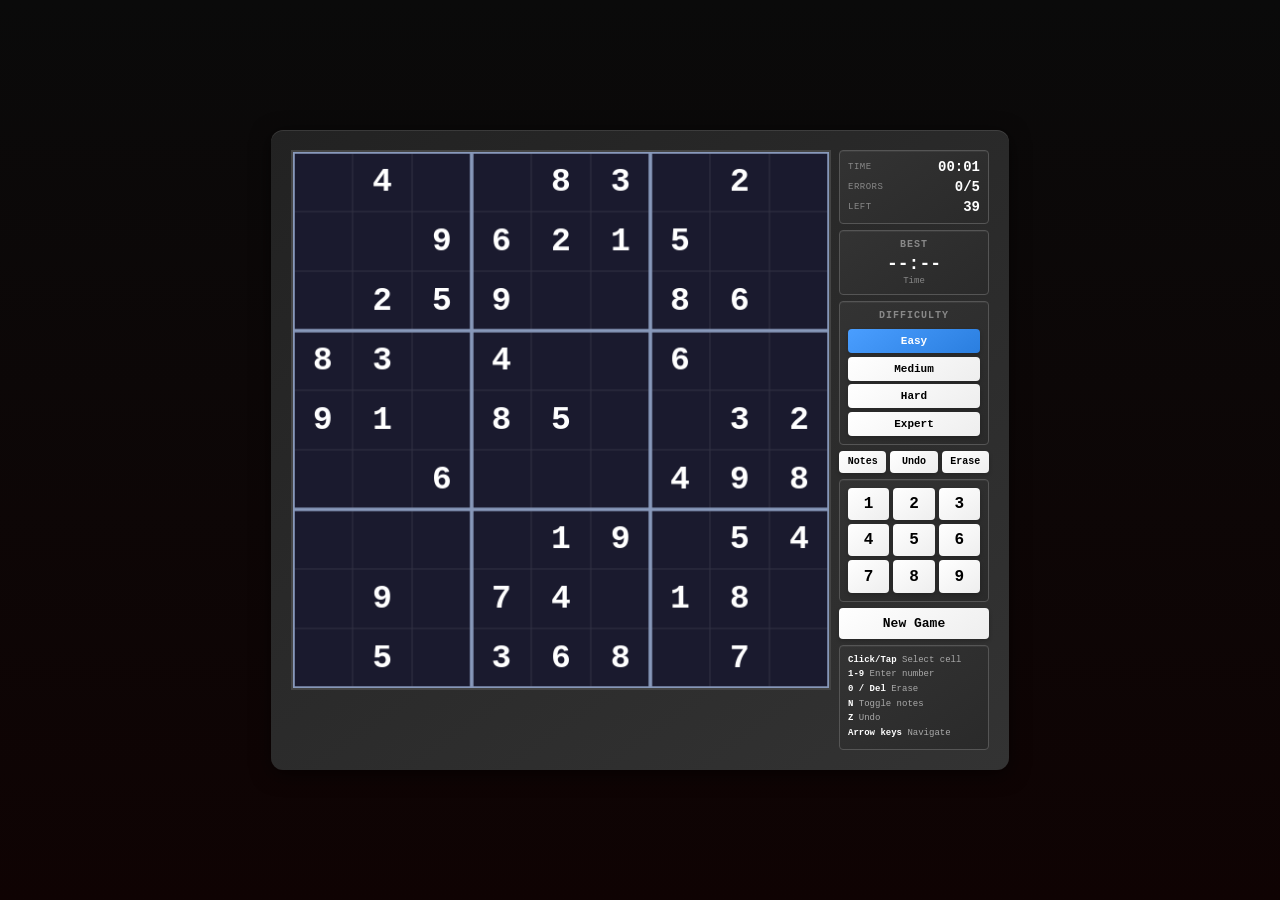
<file: KasperMediaGroupHTMLGames/NumberGrid.html>
<!--
    Open Source NumberGrid
    Developed by KasperMediaGroup
    Created Date: March 5, 2026
    Last Modified: April 3, 2026
-->
<!DOCTYPE html>
<html lang="en">
<head>
    <meta charset="UTF-8">
    <meta name="viewport" content="width=device-width, initial-scale=1.0, maximum-scale=1.0, user-scalable=no">
    <title>NumberGrid</title>
    <style>
        * {
            margin: 0;
            padding: 0;
            box-sizing: border-box;
        }

        body {
            background: linear-gradient(to bottom, #0a0a0a, #0f0303);
            color: #fff;
            font-family: 'Courier New', monospace;
            display: flex;
            justify-content: center;
            align-items: center;
            min-height: 100vh;
            min-height: 100dvh;
            width: 100%;
            overflow: auto;
            -webkit-user-select: none;
            user-select: none;
        }

        .game-container {
            display: flex;
            flex-direction: row;
            gap: clamp(4px, 1.5vw, 8px);
            padding: clamp(8px, 2vw, 20px);
            background: linear-gradient(145deg, #222, #333);
            border-radius: 12px;
            box-shadow: 0 4px 20px rgba(0,0,0,0.6), inset 0 1px 0 rgba(255,255,255,0.1);
            max-width: 95vw;
            max-height: 95vh;
            max-height: 95dvh;
            justify-content: center;
            align-items: stretch;
            margin: clamp(8px, 2vw, 20px);
        }

        .canvas-wrapper {
            position: relative;
            flex-shrink: 0;
        }

        canvas#gameCanvas {
            border: 2px solid #444;
            background: #000;
            display: block;
            touch-action: none;
            cursor: pointer;
        }

        .sidebar {
            display: flex;
            flex-direction: column;
            gap: clamp(3px, 0.8vh, 6px);
            width: clamp(100px, 20vw, 150px);
            align-self: stretch;
            justify-content: flex-start;
            flex-shrink: 0;
        }

        .panel {
            background: linear-gradient(145deg, #333, #2a2a2a);
            padding: clamp(4px, 1vh, 8px);
            border-radius: 4px;
            border: 1px solid #555;
            box-shadow: inset 0 1px 0 rgba(255,255,255,0.05);
            text-align: center;
            flex-shrink: 0;
        }

        .panel h3 {
            font-size: clamp(8px, 1.4vw, 10px);
            text-transform: uppercase;
            margin-bottom: clamp(2px, 0.5vh, 6px);
            color: #888;
            letter-spacing: 1px;
        }

        .panel .value {
            font-size: clamp(13px, 2.5vw, 18px);
            font-weight: bold;
            color: #fff;
        }

        .stats-panel {
            display: flex;
            flex-direction: column;
            gap: clamp(2px, 0.5vh, 4px);
        }

        .stats-panel .stat {
            display: flex;
            justify-content: space-between;
            align-items: center;
            font-size: clamp(9px, 1.6vw, 12px);
            color: #ccc;
        }

        .stats-panel .stat .label {
            color: #888;
            text-transform: uppercase;
            letter-spacing: 0.5px;
            font-size: clamp(7px, 1.2vw, 9px);
        }

        .stats-panel .stat .value {
            font-size: clamp(11px, 2vw, 14px);
            font-weight: bold;
            color: #fff;
            margin: 0;
        }

        .high-sub {
            font-size: clamp(7px, 1.1vw, 9px);
            color: #888;
            margin-top: 2px;
        }

        .btn {
            background: linear-gradient(145deg, #fff, #eee);
            color: #000;
            border: none;
            padding: clamp(5px, 1.2vh, 8px) clamp(10px, 2vw, 16px);
            font-family: inherit;
            font-weight: bold;
            cursor: pointer;
            margin: 0;
            font-size: clamp(10px, 1.8vw, 13px);
            border-radius: 4px;
            transition: all 0.2s ease;
            box-shadow: 0 2px 4px rgba(0,0,0,0.2);
            touch-action: manipulation;
            flex-shrink: 0;
            width: 100%;
        }

        .btn:hover, .btn:active {
            background: linear-gradient(145deg, #ccc, #ddd);
            transform: translateY(-1px);
            box-shadow: 0 4px 8px rgba(0,0,0,0.3);
        }

        .btn.active-diff {
            background: linear-gradient(145deg, #4a9eff, #2a7edf);
            color: #fff;
        }

        .difficulty-group {
            display: flex;
            flex-direction: column;
            gap: clamp(2px, 0.4vh, 4px);
        }

        .difficulty-group .btn {
            font-size: clamp(8px, 1.4vw, 11px);
            padding: clamp(3px, 0.8vh, 6px) clamp(6px, 1vw, 10px);
        }

        .number-pad {
            display: grid;
            grid-template-columns: repeat(3, 1fr);
            gap: clamp(2px, 0.4vw, 4px);
        }

        .number-pad .btn {
            padding: clamp(4px, 0.8vh, 8px) 0;
            font-size: clamp(12px, 2.2vw, 16px);
            text-align: center;
            min-width: 0;
        }

        .number-pad .btn.completed-num {
            background: linear-gradient(145deg, #555, #444);
            color: #777;
            cursor: default;
            box-shadow: none;
        }

        .number-pad .btn.completed-num:hover {
            transform: none;
            box-shadow: none;
        }

        .controls {
            font-size: clamp(7px, 1.2vw, 9px);
            line-height: 1.4;
            color: #aaa;
            text-align: left;
            flex-shrink: 0;
            margin-top: auto;
        }

        .controls div {
            margin-bottom: 2px;
        }

        .controls span {
            color: #fff;
            font-weight: bold;
        }

        .toggle-row {
            display: flex;
            gap: clamp(2px, 0.4vw, 4px);
        }

        .toggle-row .btn {
            flex: 1;
            font-size: clamp(7px, 1.2vw, 10px);
            padding: clamp(3px, 0.6vh, 6px) clamp(2px, 0.4vw, 4px);
        }

        .toggle-row .btn.mode-active {
            background: linear-gradient(145deg, #ffaa00, #dd8800);
            color: #000;
        }

        .overlay {
            position: fixed;
            top: 50%;
            left: 50%;
            transform: translate(-50%, -50%);
            background: linear-gradient(145deg, rgba(0,0,0,0.95), rgba(20,20,20,0.9));
            padding: clamp(15px, 4vw, 25px);
            border: 2px solid #fff;
            border-radius: 8px;
            text-align: center;
            display: none;
            z-index: 10;
            width: clamp(220px, 60vw, 320px);
            max-width: 90vw;
            box-shadow: 0 0 30px rgba(255,255,255,0.1);
            touch-action: manipulation;
        }

        .overlay h2 {
            margin-bottom: clamp(8px, 2vw, 12px);
            font-size: clamp(16px, 4vw, 22px);
            text-shadow: 0 0 5px rgba(255,255,255,0.3);
        }

        .overlay p {
            margin-bottom: clamp(6px, 1.5vw, 10px);
            font-size: clamp(11px, 2vw, 14px);
            color: #ccc;
        }

        /* Portrait mobile */
        @media (max-width: 600px) and (orientation: portrait) {
            .game-container {
                flex-direction: column;
                align-items: center;
                max-width: 98vw;
                max-height: 98vh;
                max-height: 98dvh;
                padding: clamp(4px, 1vw, 8px);
                overflow-y: auto;
            }
            .sidebar {
                flex-direction: column;
                width: 100%;
                gap: clamp(3px, 1vw, 6px);
            }
            .sidebar .stats-panel {
                flex-direction: row;
                gap: clamp(6px, 2vw, 12px);
                justify-content: center;
            }
            .sidebar .stats-panel .stat {
                flex-direction: column;
                align-items: center;
                gap: 1px;
            }
            .number-pad {
                grid-template-columns: repeat(5, 1fr);
            }
            .difficulty-group {
                flex-direction: row;
            }
            .difficulty-group .btn {
                flex: 1;
            }
            .toggle-row {
                justify-content: center;
            }
            .controls {
                display: none;
            }
            .top-bar-mobile {
                display: flex;
                flex-direction: row;
                gap: clamp(3px, 1vw, 6px);
                width: 100%;
                justify-content: center;
                flex-wrap: wrap;
            }
            .top-bar-mobile .panel {
                flex: 1 1 auto;
                min-width: 0;
            }
            .top-bar-mobile .btn {
                flex: 0 1 auto;
                width: auto;
                padding: clamp(5px, 1.5vw, 8px) clamp(8px, 2vw, 14px);
            }
        }

        @media (max-width: 768px) and (orientation: landscape) {
            .controls {
                display: none;
            }
            .game-container {
                max-height: 94vh;
                max-height: 94dvh;
            }
        }

        @media (min-width: 769px) and (min-height: 600px) {
            .controls {
                display: block;
            }
        }

        @media (max-height: 500px) {
            .controls {
                display: none;
            }
        }

        @media (max-width: 360px) {
            .game-container {
                padding: 3px;
                gap: 3px;
                margin: 4px;
            }
        }
    </style>
</head>
<body>
    <div class="game-container" id="gameContainer">
        <div class="canvas-wrapper" id="canvasWrapper">
            <canvas id="gameCanvas"></canvas>
        </div>

        <div class="sidebar" id="sidebar">
            <div class="panel stats-panel" id="statsPanel">
                <div class="stat">
                    <span class="label">Time</span>
                    <span class="value" id="timer">00:00</span>
                </div>
                <div class="stat">
                    <span class="label">Errors</span>
                    <span class="value" id="errors">0/3</span>
                </div>
                <div class="stat">
                    <span class="label">Left</span>
                    <span class="value" id="remaining">0</span>
                </div>
            </div>

            <div class="panel">
                <h3>Best</h3>
                <div class="value" id="bestTime">--:--</div>
                <div class="high-sub" id="bestDiffLabel">Time</div>
            </div>

            <div class="panel difficulty-group">
                <h3>Difficulty</h3>
                <button class="btn active-diff" id="diffEasy" onclick="game.newGame('easy')">Easy</button>
                <button class="btn" id="diffMedium" onclick="game.newGame('medium')">Medium</button>
                <button class="btn" id="diffHard" onclick="game.newGame('hard')">Hard</button>
                <button class="btn" id="diffExpert" onclick="game.newGame('expert')">Expert</button>
            </div>

            <div class="toggle-row">
                <button class="btn" id="notesBtn" onclick="game.toggleNotes()">Notes</button>
                <button class="btn" id="undoBtn" onclick="game.undo()">Undo</button>
                <button class="btn" id="eraseBtn" onclick="game.eraseCell()">Erase</button>
            </div>

            <div class="panel number-pad" id="numberPad">
                <button class="btn" onclick="game.inputNumber(1)">1</button>
                <button class="btn" onclick="game.inputNumber(2)">2</button>
                <button class="btn" onclick="game.inputNumber(3)">3</button>
                <button class="btn" onclick="game.inputNumber(4)">4</button>
                <button class="btn" onclick="game.inputNumber(5)">5</button>
                <button class="btn" onclick="game.inputNumber(6)">6</button>
                <button class="btn" onclick="game.inputNumber(7)">7</button>
                <button class="btn" onclick="game.inputNumber(8)">8</button>
                <button class="btn" onclick="game.inputNumber(9)">9</button>
            </div>

            <button class="btn" onclick="game.newGame()" id="newGameBtn">New Game</button>

            <div class="panel controls-panel controls">
                <div><span>Click/Tap</span> Select cell</div>
                <div><span>1-9</span> Enter number</div>
                <div><span>0 / Del</span> Erase</div>
                <div><span>N</span> Toggle notes</div>
                <div><span>Z</span> Undo</div>
                <div><span>Arrow keys</span> Navigate</div>
            </div>
        </div>
    </div>

    <div class="overlay" id="winOverlay">
        <h2>PUZZLE COMPLETE</h2>
        <p>Time: <span id="winTime" style="color:#fff;font-weight:bold;">00:00</span></p>
        <p>Errors: <span id="winErrors" style="color:#fff;font-weight:bold;">0</span></p>
        <p>Difficulty: <span id="winDiff" style="color:#fff;font-weight:bold;">Easy</span></p>
        <button class="btn" onclick="game.newGame()" style="margin-top:8px;">New Game</button>
    </div>

    <div class="overlay" id="loseOverlay">
        <h2>GAME OVER</h2>
        <p>Too many errors!</p>
        <button class="btn" onclick="game.newGame()" style="margin-top:8px;">Try Again</button>
    </div>

    <script>
        // --- Canvas & Layout ---
        const canvas = document.getElementById('gameCanvas');
        const ctx = canvas.getContext('2d');

        const GRID = 9;
        const BOX = 3;
        let CELL_SIZE = 40;
        let canvasDisplaySize = 360;

        function isPortrait() {
            return window.innerHeight > window.innerWidth && window.innerWidth <= 600;
        }

        function calculateLayout() {
            const vw = window.innerWidth;
            const vh = window.innerHeight;
            const dpr = window.devicePixelRatio || 1;

            if (isPortrait()) {
                const availH = vh * 0.48;
                const availW = vw * 0.94;
                canvasDisplaySize = Math.floor(Math.min(availH, availW));
            } else {
                const sidebarEst = Math.min(160, vw * 0.2);
                const availH = vh * 0.88;
                const availW = vw * 0.88 - sidebarEst - 60;
                canvasDisplaySize = Math.floor(Math.min(availH, availW));
            }

            canvasDisplaySize = Math.max(canvasDisplaySize, 180);
            canvasDisplaySize = Math.min(canvasDisplaySize, 540);

            CELL_SIZE = canvasDisplaySize / GRID;

            const internalSize = Math.floor(canvasDisplaySize * dpr);
            canvas.width = internalSize;
            canvas.height = internalSize;
            canvas.style.width = canvasDisplaySize + 'px';
            canvas.style.height = canvasDisplaySize + 'px';

            ctx.setTransform(dpr, 0, 0, dpr, 0, 0);
        }

        let resizeTimeout;
        function onResize() {
            clearTimeout(resizeTimeout);
            resizeTimeout = setTimeout(() => {
                calculateLayout();
                if (typeof game !== 'undefined' && game) game.draw();
            }, 100);
        }

        window.addEventListener('resize', onResize);
        window.addEventListener('orientationchange', () => setTimeout(onResize, 200));
        calculateLayout();

        // --- Sudoku Generator ---
        class SudokuGenerator {
            static generate(clueCount) {
                const board = SudokuGenerator.createFullBoard();
                const puzzle = board.map(r => [...r]);
                const solution = board.map(r => [...r]);

                let cellsToRemove = 81 - clueCount;
                const positions = [];
                for (let r = 0; r < 9; r++) {
                    for (let c = 0; c < 9; c++) {
                        positions.push([r, c]);
                    }
                }
                SudokuGenerator.shuffle(positions);

                for (const [r, c] of positions) {
                    if (cellsToRemove <= 0) break;
                    const backup = puzzle[r][c];
                    puzzle[r][c] = 0;

                    const copy = puzzle.map(row => [...row]);
                    let solutions = 0;
                    SudokuGenerator.countSolutions(copy, () => { solutions++; }, 2);

                    if (solutions !== 1) {
                        puzzle[r][c] = backup;
                    } else {
                        cellsToRemove--;
                    }
                }

                return { puzzle, solution };
            }

            static createFullBoard() {
                const board = Array.from({ length: 9 }, () => Array(9).fill(0));
                SudokuGenerator.fillBoard(board);
                return board;
            }

            static fillBoard(board) {
                const empty = SudokuGenerator.findEmpty(board);
                if (!empty) return true;
                const [row, col] = empty;
                const nums = [1,2,3,4,5,6,7,8,9];
                SudokuGenerator.shuffle(nums);
                for (const num of nums) {
                    if (SudokuGenerator.isValid(board, row, col, num)) {
                        board[row][col] = num;
                        if (SudokuGenerator.fillBoard(board)) return true;
                        board[row][col] = 0;
                    }
                }
                return false;
            }

            static countSolutions(board, onSolution, limit) {
                const empty = SudokuGenerator.findEmpty(board);
                if (!empty) { onSolution(); return; }
                const [row, col] = empty;
                for (let num = 1; num <= 9; num++) {
                    if (SudokuGenerator.isValid(board, row, col, num)) {
                        board[row][col] = num;
                        SudokuGenerator.countSolutions(board, onSolution, limit);
                        board[row][col] = 0;
                    }
                }
            }

            static findEmpty(board) {
                for (let r = 0; r < 9; r++)
                    for (let c = 0; c < 9; c++)
                        if (board[r][c] === 0) return [r, c];
                return null;
            }

            static isValid(board, row, col, num) {
                for (let c = 0; c < 9; c++)
                    if (board[row][c] === num) return false;
                for (let r = 0; r < 9; r++)
                    if (board[r][col] === num) return false;
                const br = Math.floor(row / 3) * 3;
                const bc = Math.floor(col / 3) * 3;
                for (let r = br; r < br + 3; r++)
                    for (let c = bc; c < bc + 3; c++)
                        if (board[r][c] === num) return false;
                return true;
            }

            static shuffle(arr) {
                for (let i = arr.length - 1; i > 0; i--) {
                    const j = Math.floor(Math.random() * (i + 1));
                    [arr[i], arr[j]] = [arr[j], arr[i]];
                }
            }
        }

        // --- NumberGrid Game ---
        class NumberGrid {
            constructor() {
                this.difficulty = 'easy';
                this.diffSettings = {
                    easy:   { clues: 42, maxErrors: 5 },
                    medium: { clues: 34, maxErrors: 4 },
                    hard:   { clues: 28, maxErrors: 3 },
                    expert: { clues: 23, maxErrors: 3 }
                };

                this.puzzle = [];
                this.solution = [];
                this.board = [];
                this.notes = [];
                this.given = [];

                this.selectedRow = -1;
                this.selectedCol = -1;
                this.notesMode = false;
                this.errors = 0;
                this.maxErrors = 3;
                this.gameActive = false;
                this.gameWon = false;

                this.timer = 0;
                this.timerInterval = null;
                this.undoStack = [];

                this.errorCells = [];
                this.errorFlashTimer = 0;

                this.init();
            }

            init() {
                this.bindControls();
                this.newGame('easy');
            }

            newGame(diff) {
                if (diff) this.difficulty = diff;
                this.updateDiffButtons();

                const settings = this.diffSettings[this.difficulty];
                const generated = SudokuGenerator.generate(settings.clues);

                this.puzzle = generated.puzzle.map(r => [...r]);
                this.solution = generated.solution.map(r => [...r]);
                this.board = generated.puzzle.map(r => [...r]);
                this.notes = Array.from({ length: 9 }, () =>
                    Array.from({ length: 9 }, () => new Set())
                );
                this.given = generated.puzzle.map(r => r.map(v => v !== 0));

                this.selectedRow = -1;
                this.selectedCol = -1;
                this.notesMode = false;
                this.errors = 0;
                this.maxErrors = settings.maxErrors;
                this.gameActive = true;
                this.gameWon = false;
                this.undoStack = [];
                this.errorCells = [];

                document.getElementById('notesBtn').classList.remove('mode-active');
                document.getElementById('winOverlay').style.display = 'none';
                document.getElementById('loseOverlay').style.display = 'none';

                this.startTimer();
                this.updateUI();
                this.updateNumberPad();
                this.loadBestTime();
                this.draw();
            }

            startTimer() {
                if (this.timerInterval) clearInterval(this.timerInterval);
                this.timer = 0;
                this.timerInterval = setInterval(() => {
                    if (this.gameActive) {
                        this.timer++;
                        document.getElementById('timer').textContent = this.formatTime(this.timer);
                    }
                }, 1000);
            }

            formatTime(s) {
                const m = Math.floor(s / 60);
                const sec = s % 60;
                return String(m).padStart(2, '0') + ':' + String(sec).padStart(2, '0');
            }

            updateDiffButtons() {
                ['Easy','Medium','Hard','Expert'].forEach(d => {
                    const btn = document.getElementById('diff' + d);
                    btn.classList.toggle('active-diff', d.toLowerCase() === this.difficulty);
                });
            }

            selectCell(row, col) {
                if (!this.gameActive) return;
                this.selectedRow = row;
                this.selectedCol = col;
                this.draw();
            }

            inputNumber(num) {
                if (!this.gameActive) return;
                if (this.selectedRow < 0 || this.selectedCol < 0) return;
                const r = this.selectedRow;
                const c = this.selectedCol;
                if (this.given[r][c]) return;

                if (this.notesMode) {
                    this.pushUndo(r, c);
                    if (this.board[r][c] !== 0) {
                        this.board[r][c] = 0;
                    }
                    if (this.notes[r][c].has(num)) {
                        this.notes[r][c].delete(num);
                    } else {
                        this.notes[r][c].add(num);
                    }
                } else {
                    if (this.board[r][c] === num) return;
                    this.pushUndo(r, c);
                    this.notes[r][c].clear();

                    if (num === this.solution[r][c]) {
                        this.board[r][c] = num;
                        this.clearRelatedNotes(r, c, num);
                        this.checkWin();
                    } else {
                        this.board[r][c] = num;
                        this.errors++;
                        this.errorCells.push({ r, c, time: Date.now() });
                        if (this.errors >= this.maxErrors) {
                            this.endGame(false);
                        }
                    }
                }

                this.updateUI();
                this.updateNumberPad();
                this.draw();
            }

            clearRelatedNotes(row, col, num) {
                for (let i = 0; i < 9; i++) {
                    this.notes[row][i].delete(num);
                    this.notes[i][col].delete(num);
                }
                const br = Math.floor(row / 3) * 3;
                const bc = Math.floor(col / 3) * 3;
                for (let r = br; r < br + 3; r++)
                    for (let c = bc; c < bc + 3; c++)
                        this.notes[r][c].delete(num);
            }

            eraseCell() {
                if (!this.gameActive) return;
                if (this.selectedRow < 0 || this.selectedCol < 0) return;
                const r = this.selectedRow;
                const c = this.selectedCol;
                if (this.given[r][c]) return;

                if (this.board[r][c] !== 0 || this.notes[r][c].size > 0) {
                    this.pushUndo(r, c);
                    this.board[r][c] = 0;
                    this.notes[r][c].clear();
                    this.updateUI();
                    this.updateNumberPad();
                    this.draw();
                }
            }

            toggleNotes() {
                this.notesMode = !this.notesMode;
                document.getElementById('notesBtn').classList.toggle('mode-active', this.notesMode);
            }

            pushUndo(r, c) {
                this.undoStack.push({
                    r, c,
                    value: this.board[r][c],
                    notes: new Set(this.notes[r][c]),
                    errors: this.errors
                });
                if (this.undoStack.length > 100) this.undoStack.shift();
            }

            undo() {
                if (!this.gameActive || this.undoStack.length === 0) return;
                const state = this.undoStack.pop();
                this.board[state.r][state.c] = state.value;
                this.notes[state.r][state.c] = new Set(state.notes);
                this.errors = state.errors;
                this.selectedRow = state.r;
                this.selectedCol = state.c;
                this.updateUI();
                this.updateNumberPad();
                this.draw();
            }

            getNumberCount(num) {
                let count = 0;
                for (let r = 0; r < 9; r++)
                    for (let c = 0; c < 9; c++)
                        if (this.board[r][c] === num && this.board[r][c] === this.solution[r][c])
                            count++;
                return count;
            }

            updateNumberPad() {
                const buttons = document.querySelectorAll('#numberPad .btn');
                buttons.forEach((btn, i) => {
                    const num = i + 1;
                    const count = this.getNumberCount(num);
                    if (count >= 9) {
                        btn.classList.add('completed-num');
                    } else {
                        btn.classList.remove('completed-num');
                    }
                });
            }

            getRemainingCount() {
                let count = 0;
                for (let r = 0; r < 9; r++)
                    for (let c = 0; c < 9; c++)
                        if (this.board[r][c] === 0 || this.board[r][c] !== this.solution[r][c])
                            count++;
                return count;
            }

            checkWin() {
                for (let r = 0; r < 9; r++)
                    for (let c = 0; c < 9; c++)
                        if (this.board[r][c] !== this.solution[r][c]) return;
                this.endGame(true);
            }

            endGame(won) {
                this.gameActive = false;
                this.gameWon = won;
                if (this.timerInterval) clearInterval(this.timerInterval);

                if (won) {
                    this.saveBestTime();
                    document.getElementById('winTime').textContent = this.formatTime(this.timer);
                    document.getElementById('winErrors').textContent = this.errors;
                    document.getElementById('winDiff').textContent =
                        this.difficulty.charAt(0).toUpperCase() + this.difficulty.slice(1);
                    document.getElementById('winOverlay').style.display = 'block';
                } else {
                    // Reveal solution on loss
                    for (let r = 0; r < 9; r++)
                        for (let c = 0; c < 9; c++)
                            if (!this.given[r][c]) this.board[r][c] = this.solution[r][c];
                    document.getElementById('loseOverlay').style.display = 'block';
                    this.draw();
                }
            }

            saveBestTime() {
                try {
                    const key = 'numbergrid_best_' + this.difficulty;
                    const current = parseInt(localStorage.getItem(key)) || Infinity;
                    if (this.timer < current) {
                        localStorage.setItem(key, this.timer);
                    }
                    this.loadBestTime();
                } catch (e) {}
            }

            loadBestTime() {
                try {
                    const key = 'numbergrid_best_' + this.difficulty;
                    const val = parseInt(localStorage.getItem(key));
                    if (val && !isNaN(val)) {
                        document.getElementById('bestTime').textContent = this.formatTime(val);
                    } else {
                        document.getElementById('bestTime').textContent = '--:--';
                    }
                } catch (e) {
                    document.getElementById('bestTime').textContent = '--:--';
                }
            }

            updateUI() {
                document.getElementById('errors').textContent = this.errors + '/' + this.maxErrors;
                document.getElementById('remaining').textContent = this.getRemainingCount();
            }

            isConflict(r, c) {
                const val = this.board[r][c];
                if (val === 0) return false;
                if (val === this.solution[r][c]) return false;
                return true;
            }

            isSameNumber(r, c) {
                if (this.selectedRow < 0) return false;
                const selVal = this.board[this.selectedRow][this.selectedCol];
                if (selVal === 0) return false;
                return this.board[r][c] === selVal;
            }

            isRelatedCell(r, c) {
                if (this.selectedRow < 0) return false;
                const sr = this.selectedRow;
                const sc = this.selectedCol;
                if (r === sr) return true;
                if (c === sc) return true;
                if (Math.floor(r / 3) === Math.floor(sr / 3) &&
                    Math.floor(c / 3) === Math.floor(sc / 3)) return true;
                return false;
            }

            draw() {
                const cs = CELL_SIZE;
                const gridPx = cs * 9;
                const now = Date.now();

                // Clear error flash entries older than 600ms
                this.errorCells = this.errorCells.filter(e => now - e.time < 600);

                ctx.fillStyle = '#1a1a2e';
                ctx.fillRect(0, 0, gridPx, gridPx);

                // Draw cell backgrounds
                for (let r = 0; r < 9; r++) {
                    for (let c = 0; c < 9; c++) {
                        const x = c * cs;
                        const y = r * cs;
                        let bg = '#1a1a2e';

                        // Highlight related cells
                        if (this.isRelatedCell(r, c)) {
                            bg = '#252545';
                        }

                        // Highlight same number
                        if (this.isSameNumber(r, c)) {
                            bg = '#2a2a5a';
                        }

                        // Selected cell
                        if (r === this.selectedRow && c === this.selectedCol) {
                            bg = '#3a3a7a';
                        }

                        // Conflict / error highlight
                        if (this.isConflict(r, c)) {
                            bg = '#5a1a1a';
                        }

                        // Error flash
                        const flashEntry = this.errorCells.find(e => e.r === r && e.c === c);
                        if (flashEntry) {
                            const elapsed = now - flashEntry.time;
                            const alpha = Math.max(0, 1 - elapsed / 600);
                            bg = '#5a1a1a';
                            ctx.fillStyle = bg;
                            ctx.fillRect(x, y, cs, cs);
                            ctx.fillStyle = `rgba(255, 50, 50, ${alpha * 0.4})`;
                            ctx.fillRect(x, y, cs, cs);
                            continue;
                        }

                        ctx.fillStyle = bg;
                        ctx.fillRect(x, y, cs, cs);
                    }
                }

                // Draw thin grid lines
                ctx.strokeStyle = '#334';
                ctx.lineWidth = 1;
                for (let i = 0; i <= 9; i++) {
                    ctx.beginPath();
                    ctx.moveTo(i * cs, 0);
                    ctx.lineTo(i * cs, gridPx);
                    ctx.stroke();
                    ctx.beginPath();
                    ctx.moveTo(0, i * cs);
                    ctx.lineTo(gridPx, i * cs);
                    ctx.stroke();
                }

                // Draw thick box lines
                ctx.strokeStyle = '#8899bb';
                ctx.lineWidth = Math.max(2, cs * 0.06);
                for (let i = 0; i <= 3; i++) {
                    ctx.beginPath();
                    ctx.moveTo(i * 3 * cs, 0);
                    ctx.lineTo(i * 3 * cs, gridPx);
                    ctx.stroke();
                    ctx.beginPath();
                    ctx.moveTo(0, i * 3 * cs);
                    ctx.lineTo(gridPx, i * 3 * cs);
                    ctx.stroke();
                }

                // Draw numbers and notes
                for (let r = 0; r < 9; r++) {
                    for (let c = 0; c < 9; c++) {
                        const x = c * cs;
                        const y = r * cs;
                        const val = this.board[r][c];

                        if (val !== 0) {
                            const isGiven = this.given[r][c];
                            const isError = this.isConflict(r, c);

                            if (isGiven) {
                                ctx.fillStyle = '#ffffff';
                            } else if (isError) {
                                ctx.fillStyle = '#ff4444';
                            } else {
                                ctx.fillStyle = '#4a9eff';
                            }

                            ctx.font = `bold ${Math.floor(cs * 0.55)}px 'Courier New', monospace`;
                            ctx.textAlign = 'center';
                            ctx.textBaseline = 'middle';
                            ctx.fillText(val, x + cs / 2, y + cs / 2 + 1);
                        } else if (this.notes[r][c].size > 0) {
                            const noteSize = cs / 3;
                            ctx.font = `${Math.floor(noteSize * 0.7)}px 'Courier New', monospace`;
                            ctx.fillStyle = '#667799';
                            ctx.textAlign = 'center';
                            ctx.textBaseline = 'middle';

                            for (const n of this.notes[r][c]) {
                                const nr = Math.floor((n - 1) / 3);
                                const nc = (n - 1) % 3;
                                const nx = x + nc * noteSize + noteSize / 2;
                                const ny = y + nr * noteSize + noteSize / 2;
                                ctx.fillText(n, nx, ny);
                            }
                        }
                    }
                }

                // Redraw if error flashes are active
                if (this.errorCells.length > 0) {
                    requestAnimationFrame(() => this.draw());
                }
            }

            getCellFromPixel(px, py) {
                const rect = canvas.getBoundingClientRect();
                const scaleX = canvasDisplaySize / rect.width;
                const scaleY = canvasDisplaySize / rect.height;
                const x = (px - rect.left) * scaleX;
                const y = (py - rect.top) * scaleY;
                const col = Math.floor(x / CELL_SIZE);
                const row = Math.floor(y / CELL_SIZE);
                if (row >= 0 && row < 9 && col >= 0 && col < 9) return { row, col };
                return null;
            }

            moveSelection(dr, dc) {
                if (!this.gameActive) return;
                let r = this.selectedRow;
                let c = this.selectedCol;
                if (r < 0) { r = 0; c = 0; }
                else {
                    r = Math.max(0, Math.min(8, r + dr));
                    c = Math.max(0, Math.min(8, c + dc));
                }
                this.selectCell(r, c);
            }

            bindControls() {
                // Click/tap on canvas
                canvas.addEventListener('click', (e) => {
                    const cell = this.getCellFromPixel(e.clientX, e.clientY);
                    if (cell) this.selectCell(cell.row, cell.col);
                });

                canvas.addEventListener('touchstart', (e) => {
                    e.preventDefault();
                    const touch = e.touches[0];
                    const cell = this.getCellFromPixel(touch.clientX, touch.clientY);
                    if (cell) this.selectCell(cell.row, cell.col);
                }, { passive: false });

                // Keyboard
                document.addEventListener('keydown', (e) => {
                    if (!this.gameActive) return;

                    if (e.key >= '1' && e.key <= '9') {
                        e.preventDefault();
                        this.inputNumber(parseInt(e.key));
                        return;
                    }

                    switch (e.key) {
                        case '0':
                        case 'Delete':
                        case 'Backspace':
                            e.preventDefault();
                            this.eraseCell();
                            break;
                        case 'n': case 'N':
                            e.preventDefault();
                            this.toggleNotes();
                            break;
                        case 'z': case 'Z':
                            e.preventDefault();
                            this.undo();
                            break;
                        case 'ArrowUp':
                            e.preventDefault();
                            this.moveSelection(-1, 0);
                            break;
                        case 'ArrowDown':
                            e.preventDefault();
                            this.moveSelection(1, 0);
                            break;
                        case 'ArrowLeft':
                            e.preventDefault();
                            this.moveSelection(0, -1);
                            break;
                        case 'ArrowRight':
                            e.preventDefault();
                            this.moveSelection(0, 1);
                            break;
                    }
                });
            }
        }

        const game = new NumberGrid();
    </script>
</body>
</html>
</file>
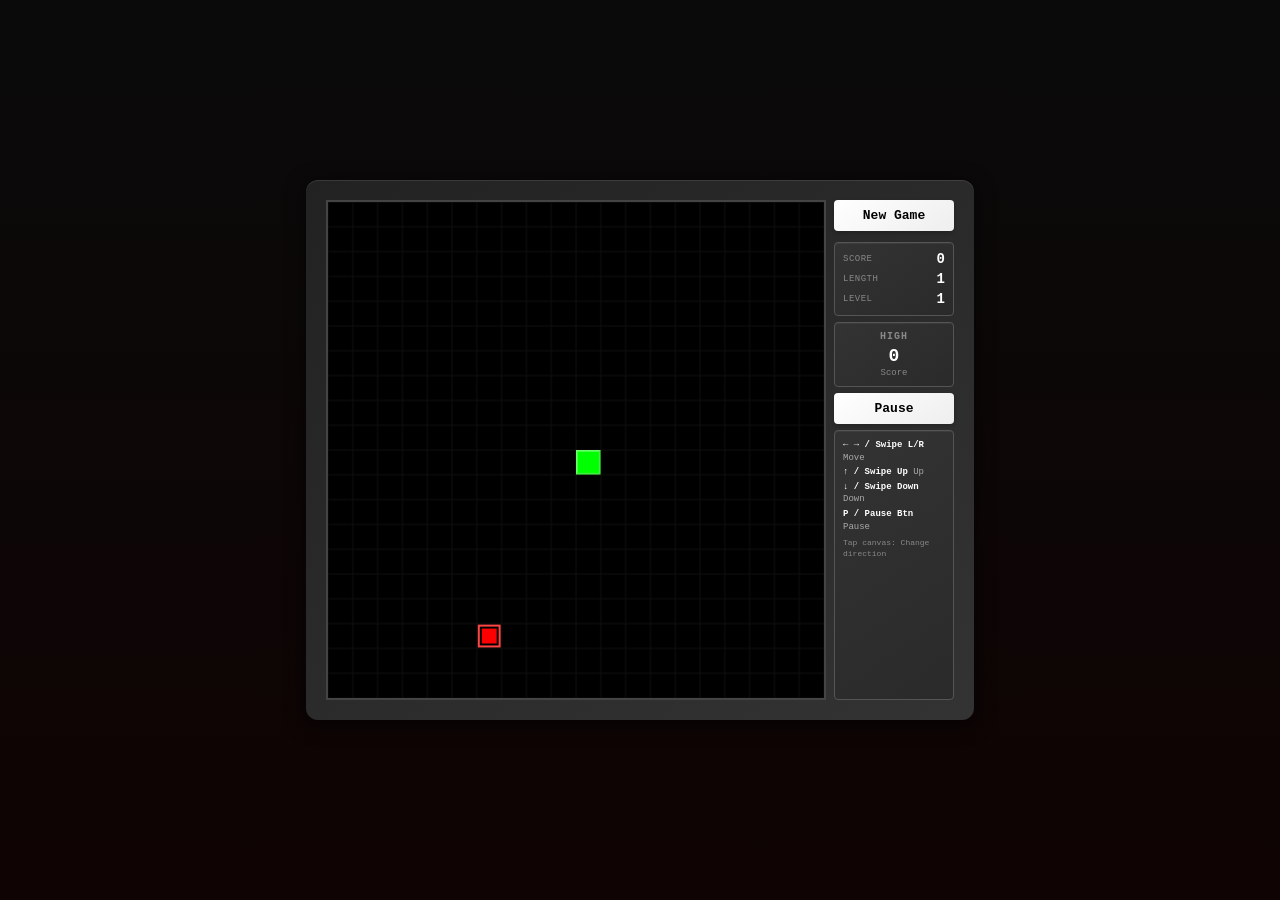
<file: KasperMediaGroupHTMLGames/ViperGrid.html>
<!-- 
    Open Source ViperGrid
    Developed by KasperMediaGroup
    Created Date: February 26, 2026
    Last Modified: April 3, 2026
-->
<!DOCTYPE html>
<html lang="en">
<head>
    <meta charset="UTF-8">
    <meta name="viewport" content="width=device-width, initial-scale=1.0, maximum-scale=1.0, user-scalable=no">
    <title>ViperGrid</title>
    <style>
        * {
            margin: 0;
            padding: 0;
            box-sizing: border-box;
        }

        body {
            background: linear-gradient(to bottom, #0a0a0a, #0f0303);
            color: #fff;
            font-family: 'Courier New', monospace;
            display: flex;
            justify-content: center;
            align-items: center;
            min-height: 100vh;
            min-height: 100dvh;
            width: 100%;
            overflow: auto;
        }

        .game-container {
            display: flex;
            flex-direction: row;
            gap: clamp(4px, 1.5vw, 8px);
            padding: clamp(8px, 2vw, 20px);
            background: linear-gradient(145deg, #222, #333);
            border-radius: 12px;
            box-shadow: 0 4px 20px rgba(0,0,0,0.6), inset 0 1px 0 rgba(255,255,255,0.1);
            max-width: 95vw;
            max-height: 95vh;
            max-height: 95dvh;
            justify-content: center;
            align-items: stretch;
            margin: clamp(8px, 2vw, 20px);
        }

        .canvas-wrapper {
            position: relative;
            flex-shrink: 0;
        }

        canvas#gameCanvas {
            border: 2px solid #444;
            background: #000;
            display: block;
            touch-action: none;
            /* Dimensions set by JS for responsiveness */
        }

        .sidebar {
            display: flex;
            flex-direction: column;
            gap: clamp(3px, 0.8vh, 6px);
            width: clamp(80px, 18vw, 120px);
            align-self: stretch;
            justify-content: flex-start;
            flex-shrink: 0;
        }

        .panel {
            background: linear-gradient(145deg, #333, #2a2a2a);
            padding: clamp(4px, 1vh, 8px);
            border-radius: 4px;
            border: 1px solid #555;
            box-shadow: inset 0 1px 0 rgba(255,255,255,0.05);
            text-align: center;
            flex-shrink: 0;
        }

        .panel h3 {
            font-size: clamp(8px, 1.4vw, 10px);
            text-transform: uppercase;
            margin-bottom: clamp(2px, 0.5vh, 6px);
            color: #888;
            letter-spacing: 1px;
        }

        .panel .value {
            font-size: clamp(13px, 2.5vw, 18px);
            font-weight: bold;
            color: #fff;
        }

        .controls {
            font-size: clamp(7px, 1.2vw, 9px);
            line-height: 1.4;
            color: #aaa;
            text-align: left;
            flex-shrink: 0;
            margin-top: auto;
        }

        .controls div {
            margin-bottom: 2px;
        }

        .controls span {
            color: #fff;
            font-weight: bold;
        }

        .game-over, .paused {
            position: fixed;
            top: 50%;
            left: 50%;
            transform: translate(-50%, -50%);
            background: linear-gradient(145deg, rgba(0,0,0,0.95), rgba(20,20,20,0.9));
            padding: clamp(15px, 4vw, 25px);
            border: 2px solid #fff;
            border-radius: 8px;
            text-align: center;
            display: none;
            z-index: 10;
            width: clamp(220px, 60vw, 300px);
            max-width: 90vw;
            box-shadow: 0 0 30px rgba(255,255,255,0.1);
            touch-action: manipulation;
        }

        .game-over h2, .paused h2 {
            margin-bottom: clamp(8px, 2vw, 12px);
            font-size: clamp(16px, 4vw, 22px);
            text-shadow: 0 0 5px rgba(255,255,255,0.3);
        }

        .btn {
            background: linear-gradient(145deg, #fff, #eee);
            color: #000;
            border: none;
            padding: clamp(5px, 1.2vh, 8px) clamp(10px, 2vw, 16px);
            font-family: inherit;
            font-weight: bold;
            cursor: pointer;
            margin: 0;
            font-size: clamp(10px, 1.8vw, 13px);
            border-radius: 4px;
            transition: all 0.2s ease;
            box-shadow: 0 2px 4px rgba(0,0,0,0.2);
            touch-action: manipulation;
            flex-shrink: 0;
            width: 100%;
        }

        .btn:hover, .btn:active {
            background: linear-gradient(145deg, #ccc, #ddd);
            transform: translateY(-1px);
            box-shadow: 0 4px 8px rgba(0,0,0,0.3);
        }

        .stats-panel {
            display: flex;
            flex-direction: column;
            gap: clamp(2px, 0.5vh, 4px);
        }

        .stats-panel .stat {
            display: flex;
            justify-content: space-between;
            align-items: center;
            font-size: clamp(9px, 1.6vw, 12px);
            color: #ccc;
        }

        .stats-panel .stat .label {
            color: #888;
            text-transform: uppercase;
            letter-spacing: 0.5px;
            font-size: clamp(7px, 1.2vw, 9px);
        }

        .stats-panel .stat .value {
            font-size: clamp(11px, 2vw, 14px);
            font-weight: bold;
            color: #fff;
            margin: 0;
        }

        .high-sub {
            font-size: clamp(7px, 1.1vw, 9px);
            color: #888;
            margin-top: 2px;
        }

        .controls-panel {
            flex: 1;
        }

        .controls-panel h3 {
            display: none;
        }

        .new-game-btn {
            order: -1;
            margin-bottom: clamp(3px, 0.5vh, 6px);
        }

        /* ---- RESPONSIVE BREAKPOINTS ---- */

        /* Large screens: comfortable desktop layout */
        @media (min-width: 769px) and (min-height: 600px) {
            .controls {
                display: block;
            }
        }

        /* Tablets and small desktops in landscape */
        @media (max-width: 768px) and (orientation: landscape) {
            .game-container {
                max-height: 92vh;
                max-height: 92dvh;
            }
            .controls {
                display: none;
            }
        }

        /* Portrait mobile */
        @media (max-width: 480px) and (orientation: portrait) {
            .game-container {
                flex-direction: column;
                align-items: center;
                max-width: 98vw;
                max-height: 96vh;
                max-height: 96dvh;
                padding: clamp(4px, 1vw, 8px);
                overflow-y: auto;
            }
            .sidebar {
                flex-direction: row;
                flex-wrap: wrap;
                width: 100%;
                gap: clamp(3px, 1vw, 6px);
                justify-content: center;
                align-items: stretch;
            }
            .sidebar .panel {
                flex: 1 1 auto;
                min-width: 0;
            }
            .sidebar .stats-panel {
                flex-direction: row;
                gap: clamp(6px, 2vw, 12px);
                justify-content: center;
            }
            .sidebar .stats-panel .stat {
                flex-direction: column;
                align-items: center;
                gap: 1px;
            }
            .sidebar .btn {
                flex: 0 1 auto;
                width: auto;
                padding: clamp(5px, 1.5vw, 8px) clamp(8px, 2vw, 14px);
            }
            .controls {
                display: none;
            }
        }

        /* Medium portrait (larger phones / small tablets) */
        @media (min-width: 481px) and (max-width: 768px) and (orientation: portrait) {
            .game-container {
                flex-direction: column;
                align-items: center;
                max-height: 96vh;
                max-height: 96dvh;
                overflow-y: auto;
            }
            .sidebar {
                flex-direction: row;
                flex-wrap: wrap;
                width: 100%;
                gap: 6px;
                justify-content: center;
            }
            .sidebar .panel {
                flex: 1 1 auto;
            }
            .sidebar .btn {
                flex: 0 1 auto;
                width: auto;
            }
            .sidebar .stats-panel {
                flex-direction: row;
                gap: 10px;
            }
            .sidebar .stats-panel .stat {
                flex-direction: column;
                align-items: center;
            }
            .controls {
                display: none;
            }
        }

        /* Very small screens */
        @media (max-width: 360px) {
            .game-container {
                padding: 3px;
                gap: 3px;
                margin: 4px;
            }
        }

        /* Very short screens */
        @media (max-height: 500px) {
            .controls {
                display: none;
            }
            .game-container {
                max-height: 96vh;
                max-height: 96dvh;
            }
        }
    </style>
</head>
<body>
    <div class="game-container" id="gameContainer">
        <div class="canvas-wrapper" id="canvasWrapper">
            <canvas id="gameCanvas" width="400" height="400"></canvas>
        </div>

        <div class="sidebar" id="sidebar">
            <div class="panel stats-panel" id="statsPanel">
                <div class="stat">
                    <span class="label">Score</span>
                    <span class="value" id="score">0</span>
                </div>
                <div class="stat">
                    <span class="label">Length</span>
                    <span class="value" id="length">1</span>
                </div>
                <div class="stat">
                    <span class="label">Level</span>
                    <span class="value" id="level">1</span>
                </div>
            </div>

            <div class="panel">
                <h3>High</h3>
                <div class="value" id="highScore">0</div>
                <div class="high-sub">Score</div>
            </div>

            <button class="btn new-game-btn" onclick="game.reset()">New Game</button>

            <button class="btn" onclick="game.togglePause()" id="pauseBtn">Pause</button>

            <div class="panel controls-panel controls">
                <h3>Controls</h3>
                <div><span>← → / Swipe L/R</span> Move</div>
                <div><span>↑ / Swipe Up</span> Up</div>
                <div><span>↓ / Swipe Down</span> Down</div>
                <div><span>P / Pause Btn</span> Pause</div>
                <div style="font-size: 8px; color: #888; margin-top: 4px;">Tap canvas: Change direction</div>
            </div>
        </div>
    </div>

    <div class="game-over" id="gameOver">
        <h2>GAME OVER</h2>
        <div style="margin-bottom: 15px; font-size: 16px;">Final Score: <span id="finalScore" style="color: #fff; font-weight: bold;">0</span></div>
        <button class="btn" onclick="game.reset()">Play Again</button>
    </div>

    <div class="paused" id="paused">
        <h2>PAUSED</h2>
        <button class="btn" onclick="game.togglePause()">Resume</button>
    </div>

    <script>
        // --- Responsive Scaling Engine ---
        const canvas = document.getElementById('gameCanvas');
        const ctx = canvas.getContext('2d');

        const COLS = 20;
        const ROWS = 20;
        const BASE_BLOCK_SIZE = 20;

        // Dynamic — recalculated on resize
        let BLOCK_SIZE = BASE_BLOCK_SIZE;
        let scaleFactor = 1;

        function isPortrait() {
            return window.innerHeight > window.innerWidth && window.innerWidth <= 768;
        }

        function calculateLayout() {
            const vw = window.innerWidth;
            const vh = window.innerHeight;
            const dpr = window.devicePixelRatio || 1;

            let canvasDisplaySize;

            if (isPortrait()) {
                // Portrait: canvas on top, sidebar below
                // Reserve ~30% for sidebar, ~65% for canvas, ~5% padding
                const availableHeight = vh * 0.62;
                const availableWidth = vw * 0.92;

                // Square canvas: pick the smaller constraint
                canvasDisplaySize = Math.floor(Math.min(availableHeight, availableWidth));
            } else {
                // Landscape / Desktop: side-by-side
                const containerPadding = 50;
                const sidebarEstimate = Math.min(130, vw * 0.18);
                const gapEstimate = 10;

                const availableHeight = vh * 0.88;
                const availableWidth = vw * 0.92 - sidebarEstimate - gapEstimate - containerPadding;

                canvasDisplaySize = Math.floor(Math.min(availableHeight, availableWidth));
            }

            // Enforce minimum and maximum
            canvasDisplaySize = Math.max(canvasDisplaySize, 160);
            canvasDisplaySize = Math.min(canvasDisplaySize, 500);

            // Compute block size
            BLOCK_SIZE = canvasDisplaySize / COLS;
            scaleFactor = BLOCK_SIZE / BASE_BLOCK_SIZE;

            // Set internal resolution (DPR-aware for sharp rendering)
            const internalSize = Math.floor(COLS * BLOCK_SIZE * dpr);

            canvas.width = internalSize;
            canvas.height = internalSize;
            canvas.style.width = canvasDisplaySize + 'px';
            canvas.style.height = canvasDisplaySize + 'px';

            // Scale context for DPR
            ctx.setTransform(dpr, 0, 0, dpr, 0, 0);
        }

        // Debounced resize handler
        let resizeTimeout;
        function onResize() {
            clearTimeout(resizeTimeout);
            resizeTimeout = setTimeout(() => {
                calculateLayout();
                if (typeof game !== 'undefined' && game) {
                    game.draw();
                }
            }, 100);
        }

        window.addEventListener('resize', onResize);
        window.addEventListener('orientationchange', () => {
            setTimeout(onResize, 200);
        });

        // Initial calculation
        calculateLayout();

        // --- viper Game Implementation ---
        class viper {
            constructor() {
                this.board = [];
                this.score = 0;
                this.highScore = this.loadHighScore();
                this.viper = [{x: 10, y: 10}];
                this.food = this.generateFood();
                this.dir = {x: 0, y: 0};
                this.nextDir = {x: 0, y: 0};
                this.dropCounter = 0;
                this.dropInterval = 300;
                this.lastTime = 0;
                this.gameOver = false;
                this.paused = false;
                this.level = 1;

                // Touch variables
                this.touchStartX = 0;
                this.touchStartY = 0;

                this.init();
            }

            init() {
                this.updateHighScore();
                this.bindControls();
                this.updateUI();
                requestAnimationFrame(this.update.bind(this));
            }

            generateFood() {
                let food;
                do {
                    food = {
                        x: Math.floor(Math.random() * COLS),
                        y: Math.floor(Math.random() * ROWS)
                    };
                } while (this.viper.some(segment => segment.x === food.x && segment.y === food.y));
                return food;
            }

            collision(head, dx, dy) {
                const newX = head.x + dx;
                const newY = head.y + dy;

                if (newX < 0 || newX >= COLS || newY < 0 || newY >= ROWS) {
                    return true;
                }

                if (this.viper.slice(0, -1).some(segment => segment.x === newX && segment.y === newY)) {
                    return true;
                }

                return false;
            }

            eat() {
                if (this.viper[0].x === this.food.x && this.viper[0].y === this.food.y) {
                    this.score += 10 * this.level;
                    this.food = this.generateFood();
                    this.level = Math.floor(this.viper.length / 5) + 1;
                    this.dropInterval = Math.max(50, 300 - (this.level - 1) * 30);
                    this.updateUI();
                    return true;
                }
                return false;
            }

            move() {
                if (this.gameOver || this.paused) return;

                this.dir = {...this.nextDir};
                const head = {x: this.viper[0].x + this.dir.x, y: this.viper[0].y + this.dir.y};

                if (this.collision(this.viper[0], this.dir.x, this.dir.y)) {
                    this.endGame();
                    return;
                }

                this.viper.unshift(head);

                if (!this.eat()) {
                    this.viper.pop();
                }

                this.dropCounter = 0;
            }

            changeDirection(newDir) {
                if ((newDir.x !== -this.dir.x || newDir.y !== -this.dir.y) &&
                    (newDir.x !== 0 || newDir.y !== 0)) {
                    this.nextDir = newDir;
                }
            }

            update(time = 0) {
                if (this.gameOver) return;

                const deltaTime = time - this.lastTime;
                this.lastTime = time;

                if (!this.paused) {
                    this.dropCounter += deltaTime;

                    if (this.dropCounter > this.dropInterval) {
                        this.move();
                    }
                }

                this.draw();
                requestAnimationFrame(this.update.bind(this));
            }

            draw() {
                const bs = BLOCK_SIZE;
                const gridSize = COLS * bs;

                // Clear canvas
                ctx.fillStyle = '#000';
                ctx.fillRect(0, 0, gridSize, gridSize);

                // Draw grid lines (subtle)
                ctx.strokeStyle = '#111';
                ctx.lineWidth = 1;
                for (let x = 0; x <= COLS; x++) {
                    ctx.beginPath();
                    ctx.moveTo(x * bs, 0);
                    ctx.lineTo(x * bs, gridSize);
                    ctx.stroke();
                }
                for (let y = 0; y <= ROWS; y++) {
                    ctx.beginPath();
                    ctx.moveTo(0, y * bs);
                    ctx.lineTo(gridSize, y * bs);
                    ctx.stroke();
                }

                // Draw food
                const foodX = this.food.x * bs;
                const foodY = this.food.y * bs;
                const foodInset = Math.max(1, Math.floor(bs * 0.2));
                const foodInsetSmall = Math.max(1, Math.floor(bs * 0.1));

                ctx.fillStyle = '#ff0000';
                ctx.fillRect(foodX + foodInset, foodY + foodInset, bs - foodInset * 2, bs - foodInset * 2);
                ctx.strokeStyle = '#ff4444';
                ctx.lineWidth = Math.max(1, Math.floor(bs * 0.1));
                ctx.strokeRect(foodX + foodInsetSmall, foodY + foodInsetSmall, bs - foodInsetSmall * 2, bs - foodInsetSmall * 2);

                // Draw viper
                const bevelW = Math.max(1, Math.floor(bs * 0.05));

                this.viper.forEach((segment, index) => {
                    const px = segment.x * bs;
                    const py = segment.y * bs;
                    const isHead = index === 0;

                    ctx.fillStyle = isHead ? '#00ff00' : '#008800';
                    ctx.fillRect(px, py, bs, bs);

                    ctx.strokeStyle = isHead ? '#44ff44' : '#00aa00';
                    ctx.lineWidth = Math.max(1, Math.floor(bs * 0.1));
                    ctx.strokeRect(px + 1, py + 1, bs - 2, bs - 2);

                    // Simple bevel
                    ctx.fillStyle = 'rgba(255,255,255,0.2)';
                    ctx.fillRect(px, py, bs, bevelW);
                    ctx.fillRect(px, py, bevelW, bs);

                    ctx.fillStyle = 'rgba(0,0,0,0.3)';
                    ctx.fillRect(px + bs - bevelW, py, bevelW, bs);
                    ctx.fillRect(px, py + bs - bevelW, bs, bevelW);
                });
            }

            bindControls() {
                // Keyboard controls
                document.addEventListener('keydown', (e) => {
                    if (this.gameOver && e.key !== 'Enter') return;

                    switch(e.key) {
                        case 'ArrowUp': case 'w': case 'W':
                            e.preventDefault();
                            this.changeDirection({x: 0, y: -1});
                            break;
                        case 'ArrowDown': case 's': case 'S':
                            e.preventDefault();
                            this.changeDirection({x: 0, y: 1});
                            break;
                        case 'ArrowLeft': case 'a': case 'A':
                            e.preventDefault();
                            this.changeDirection({x: -1, y: 0});
                            break;
                        case 'ArrowRight': case 'd': case 'D':
                            e.preventDefault();
                            this.changeDirection({x: 1, y: 0});
                            break;
                        case 'P': case 'p':
                            e.preventDefault();
                            this.togglePause();
                            break;
                        case 'Enter':
                            if (this.gameOver) {
                                this.reset();
                            }
                            break;
                    }
                });

                // Touch controls on canvas
                canvas.addEventListener('touchstart', (e) => {
                    e.preventDefault();
                    if (this.gameOver || this.paused) return;

                    const touch = e.touches[0];
                    this.touchStartX = touch.clientX;
                    this.touchStartY = touch.clientY;
                }, { passive: false });

                canvas.addEventListener('touchmove', (e) => {
                    e.preventDefault();
                }, { passive: false });

                canvas.addEventListener('touchend', (e) => {
                    e.preventDefault();
                    if (this.gameOver || this.paused) return;

                    const touch = e.changedTouches[0];
                    const deltaX = touch.clientX - this.touchStartX;
                    const deltaY = touch.clientY - this.touchStartY;
                    const absDeltaX = Math.abs(deltaX);
                    const absDeltaY = Math.abs(deltaY);

                    if (absDeltaX > absDeltaY) {
                        if (deltaX > 0) {
                            this.changeDirection({x: 1, y: 0});
                        } else if (deltaX < 0) {
                            this.changeDirection({x: -1, y: 0});
                        }
                    } else {
                        if (deltaY > 0) {
                            this.changeDirection({x: 0, y: 1});
                        } else if (deltaY < 0) {
                            this.changeDirection({x: 0, y: -1});
                        }
                    }
                }, { passive: false });
            }

            togglePause() {
                if (this.gameOver) return;
                this.paused = !this.paused;
                document.getElementById('paused').style.display =
                    this.paused ? 'block' : 'none';
                document.getElementById('pauseBtn').textContent = this.paused ? 'Resume' : 'Pause';
            }

            endGame() {
                this.gameOver = true;
                if (this.score > this.highScore) {
                    this.highScore = this.score;
                    this.saveHighScore();
                    this.updateHighScore();
                }
                document.getElementById('finalScore').textContent = this.score;
                document.getElementById('gameOver').style.display = 'block';
                document.getElementById('pauseBtn').textContent = 'Pause';
            }

            reset() {
                this.viper = [{x: 10, y: 10}];
                this.dir = {x: 0, y: 0};
                this.nextDir = {x: 0, y: 0};
                this.food = this.generateFood();
                this.score = 0;
                this.level = 1;
                this.dropInterval = 300;
                this.gameOver = false;
                this.paused = false;
                document.getElementById('gameOver').style.display = 'none';
                document.getElementById('paused').style.display = 'none';
                document.getElementById('pauseBtn').textContent = 'Pause';
                this.updateUI();
                requestAnimationFrame(this.update.bind(this));
            }

            updateUI() {
                document.getElementById('score').textContent = this.score;
                document.getElementById('length').textContent = this.viper.length;
                document.getElementById('level').textContent = this.level;
            }

            updateHighScore() {
                document.getElementById('highScore').textContent = this.highScore;
            }

            saveHighScore() {
                try {
                    localStorage.setItem('viper_highscore', this.highScore);
                } catch (e) {
                    console.warn('LocalStorage not available');
                }
            }

            loadHighScore() {
                try {
                    return parseInt(localStorage.getItem('viper_highscore')) || 0;
                } catch (e) {
                    return 0;
                }
            }
        }

        const game = new viper();
    </script>
</body>
</html>
</file>
